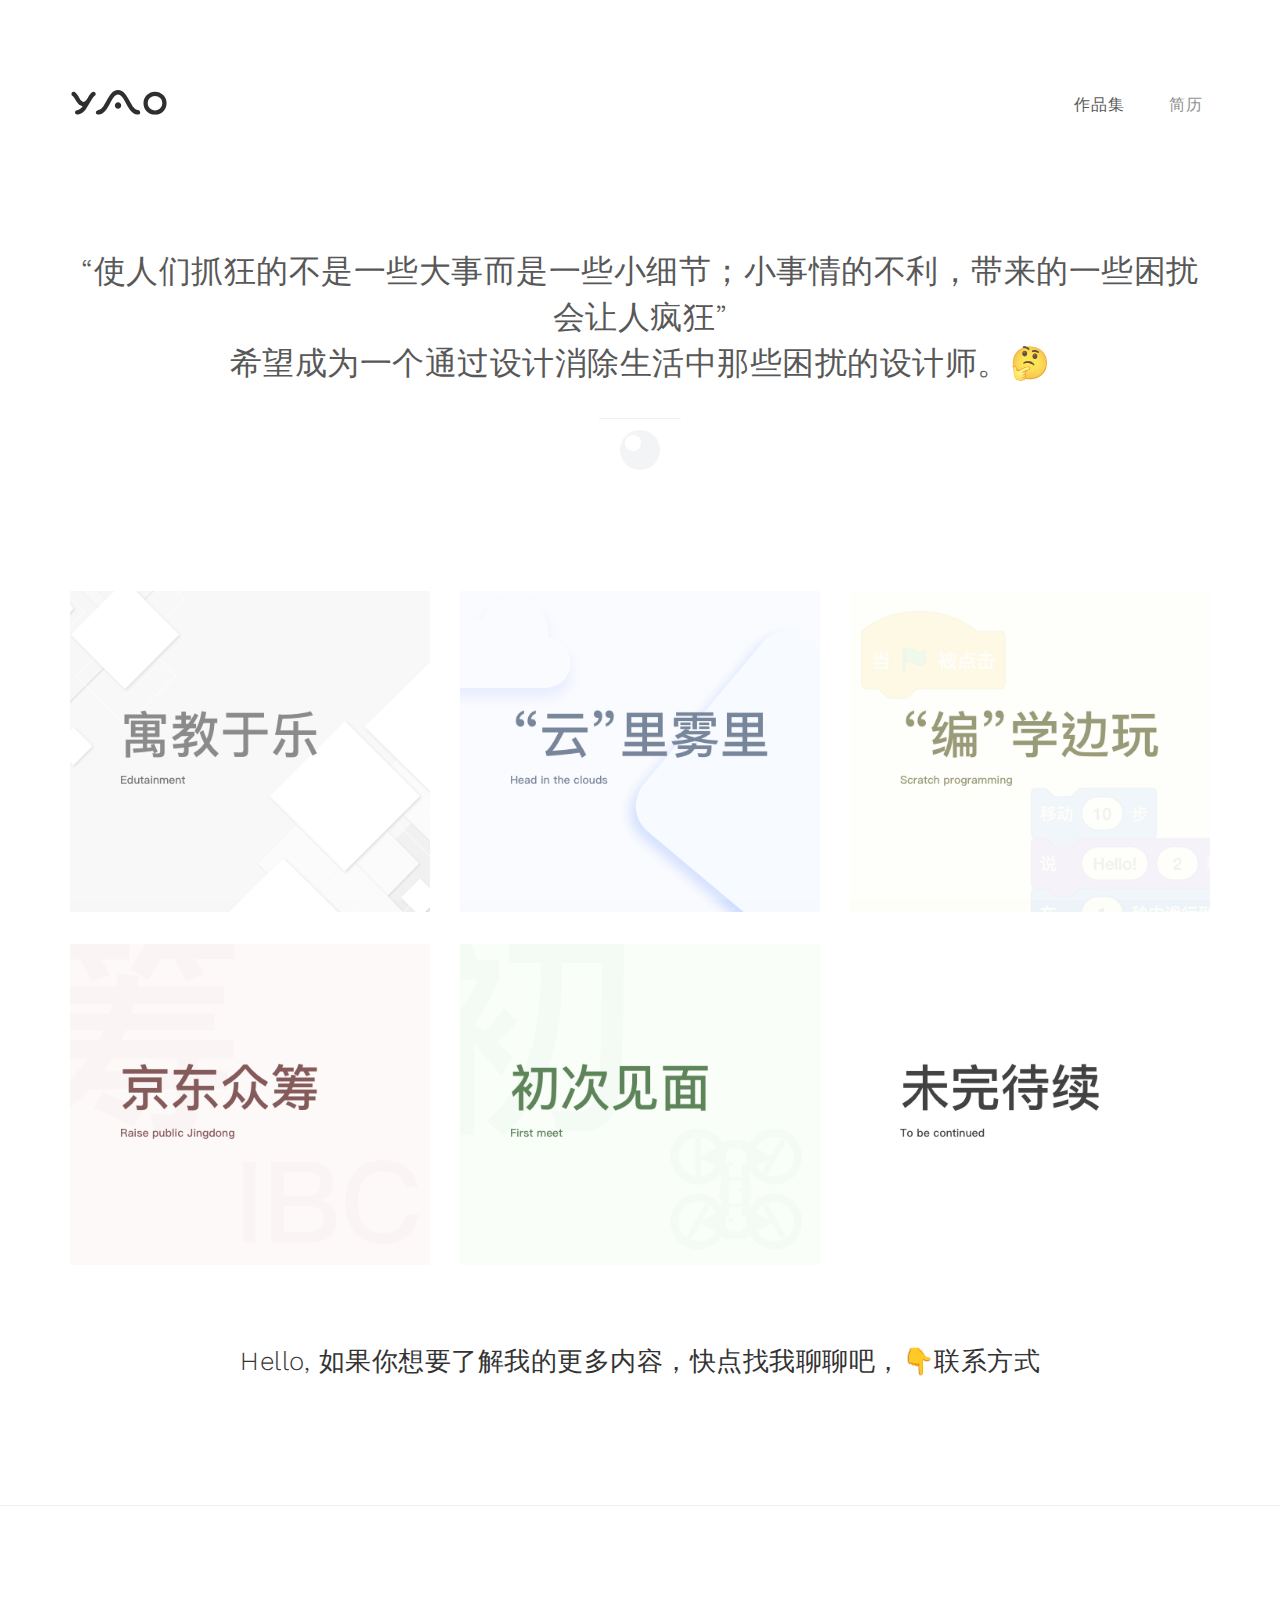
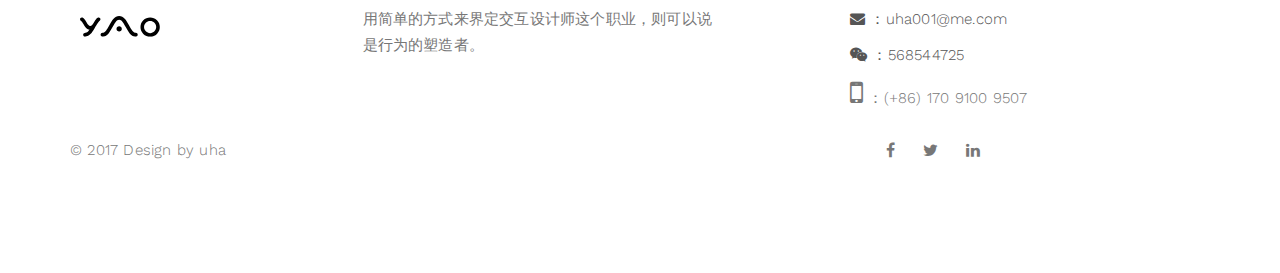
<file: index.html>
<!DOCTYPE html>
<html lang="en">
<head>

<meta charset="UTF-8">
<meta http-equiv="X-UA-Compatible" content="IE=Edge">
<meta name="description" content="">
<meta name="keywords" content="">
<meta name="author" content="">
<meta name="viewport" content="width=device-width, initial-scale=1, maximum-scale=1">

<title>胡盛垚的个人网站</title>

<link rel="stylesheet" href="css/bootstrap.min.css">
<link rel="stylesheet" href="css/font-awesome.min.css">


<!-- Main css -->
<link rel="stylesheet" href="css/style.css">
<link href="https://fonts.useso.com/css?family=Work+Sans:300,400,700" rel="stylesheet">

</head>
<body>



<!-- PRE LOADER -->

<div class="preloader">
     <div class="sk-spinner sk-spinner-wordpress">
          <span class="sk-inner-circle"></span>
     </div>
</div>

<!-- Navigation section  -->

<div class="navbar navbar-default navbar-static-top" role="navigation">
     <div class="container">

          <div class="navbar-header">
               <button class="navbar-toggle" data-toggle="collapse" data-target=".navbar-collapse">
                    <span class="icon icon-bar"></span>
                    <span class="icon icon-bar"></span>
                    <span class="icon icon-bar"></span>
               </button>
               <a href="index.html" class="navbar-brand">

               		<svg width="100%" height="100%" viewBox="0 0 230 39" version="1.1" xmlns="http://www.w3.org/2000/svg" xmlns:xlink="http://www.w3.org/1999/xlink" xml:space="preserve" style="fill-rule:evenodd;clip-rule:evenodd;stroke-linejoin:round;stroke-miterlimit:1.41421;width: 150px;">
    					<g transform="matrix(1,0,0,1,-0.0001,-0.0002)">
       					 <clipPath id="_clip1">
           					 <rect x="0" y="0" width="150" height="38.587"/>
        				</clipPath>
        				<g clip-path="url(#_clip1)">
           					 <path d="M119.29,20.587C119.29,23.728 120.415,26.388 122.665,28.567C124.845,30.817 127.505,31.942 130.645,31.942C133.763,31.942 136.423,30.817 138.626,28.567C140.806,26.388 141.895,23.728 141.895,20.587C141.895,17.446 140.806,14.786 138.626,12.607C136.423,10.404 133.763,9.302 130.645,9.302C127.505,9.302 124.845,10.404 122.665,12.607C120.415,14.786 119.29,17.446 119.29,20.587M112.645,20.587C112.645,15.642 114.392,11.411 117.884,7.896C121.423,4.357 125.677,2.587 130.645,2.587C135.591,2.587 139.821,4.357 143.337,7.896C146.876,11.411 148.645,15.642 148.645,20.587C148.645,25.532 146.876,29.786 143.337,33.349C139.821,36.841 135.591,38.587 130.645,38.587C125.677,38.587 121.423,36.841 117.884,33.349C114.392,29.786 112.645,25.532 112.645,20.587" style="fill-rule:nonzero;"/>
           					 <g transform="matrix(1,0,0,1,0.0001,0.0002)">
               					 <path d="M3.389,2.901C4.797,2.907 6.188,3.573 7.98,5.505C9.058,6.654 10.429,8.669 12.094,11.552C13.5,13.966 14.578,15.618 15.328,16.509C16.57,17.986 17.836,18.724 19.125,18.724C20.391,18.724 21.644,17.986 22.887,16.509C23.215,16.111 23.613,15.56 24.082,14.857C24.269,14.552 24.456,14.259 24.644,13.978C25.089,13.275 25.581,12.466 26.121,11.552C27.785,8.669 29.156,6.654 30.234,5.505C31.578,4.057 33.282,2.83 34.731,2.901C34.739,2.901 34.747,2.901 34.755,2.901C36.61,2.901 38.114,4.405 38.114,6.26C38.114,7.371 37.575,8.356 36.743,8.967C36.118,9.495 35.845,9.567 35.329,10.144C34.378,11.208 33.328,12.489 31.922,14.927C30.914,16.662 30.023,18.091 29.25,19.216C28.687,20.13 28.09,21.138 27.457,22.24C24.434,27.513 21.937,31.193 19.969,33.279C16.733,36.768 9.887,40.154 6.963,37.517C6.276,36.902 5.844,36.008 5.844,35.013C5.844,33.305 7.118,31.895 8.768,31.682C10.458,31.238 13.578,30.526 15.82,27.864C16.359,27.232 16.98,26.388 17.683,25.333C14.894,24.959 12.398,23.458 10.195,20.833C9.187,19.638 7.887,17.669 6.293,14.927C4.887,12.489 3.937,10.728 3.059,10.075C2.635,9.76 2.254,9.508 1.938,9.304C0.793,8.769 0,7.607 0,6.26C0,4.405 1.504,2.901 3.359,2.901C3.369,2.901 3.379,2.901 3.389,2.901Z"/>
           						 </g>
          						  <g transform="matrix(1,0,0,1,0.0001,0.0002)">
               						 <path d="M41.934,31.396L41.934,31.37C44.23,31.37 46.504,29.939 48.754,27.077C50.113,25.345 52.07,22.131 54.625,17.436C57.648,11.838 60.121,7.921 62.043,5.686C65.324,1.895 68.945,-0.001 72.906,-0.001C76.891,-0.001 80.523,1.895 83.805,5.686C85.726,7.921 88.199,11.838 91.223,17.436C93.777,22.131 95.734,25.345 97.094,27.077C99.344,29.939 101.617,31.37 103.914,31.37L103.914,31.374L103.926,31.374C105.911,31.374 107.521,32.983 107.521,34.969C107.521,36.955 105.911,38.564 103.926,38.564L103.914,38.564L103.914,38.564C99.883,38.564 96.227,36.668 92.945,32.877C90.977,30.642 88.48,26.7 85.457,21.051C82.949,16.357 81.015,13.168 79.656,11.486C77.453,8.623 75.203,7.192 72.906,7.192C70.633,7.192 68.394,8.623 66.191,11.486C64.832,13.168 62.898,16.357 60.391,21.051C57.367,26.7 54.871,30.642 52.902,32.877C49.598,36.668 45.941,38.564 41.934,38.564L41.934,38.564L41.934,38.564C39.955,38.564 38.35,36.959 38.35,34.98C38.35,33.001 39.955,31.396 41.934,31.396L41.934,31.396ZM76.457,27.569C75.449,28.577 74.265,29.081 72.906,29.081C71.57,29.081 70.398,28.577 69.391,27.569C68.453,26.632 67.984,25.46 67.984,24.053C67.984,22.694 68.453,21.546 69.391,20.608C70.398,19.624 71.57,19.131 72.906,19.131C74.265,19.131 75.449,19.624 76.457,20.608C77.394,21.546 77.863,22.694 77.863,24.053C77.863,25.46 77.394,26.632 76.457,27.569Z"/>
          						  </g>
       						 </g>
    					</g>
					</svg>
				</a>
          </div>
          <div class="collapse navbar-collapse">
               <ul class="nav navbar-nav navbar-right">
                    <li class="active"><a href="index.html">作品集</a></li>
                    <li><a href="jl.html">简历</a></li>
                    <!-- Home Section<li><a href="blog.html">记录</a></li> -->
               </ul>
          </div>

  </div>
</div>

<!-- Home Section -->

<section id="home">
     <div class="container">
          <div class="row">

               <div class="col-md-12 col-sm-12">
                    <h2>“使人们抓狂的不是一些大事而是一些小细节；小事情的不利，带来的一些困扰会让人疯狂”<br>希望成为一个通过设计消除生活中那些困扰的设计师。🤔</h2>
                    <hr>
               </div>

          </div>
     </div>
</section>

<!-- Portfolio Section
<div class="copyrights">Collect from <a href="http://www.cssmoban.com/" >网页模板</a></div> -->
<section id="portfolio">
     <div class="container">
          <div class="row">

               <div class="col-md-4 col-sm-6">
                    <a href="projectone.html">
                         <div class="portfolio-thumb">
                              <img src="images/fm1.png" class="img-responsive" alt="Portfolio">
                                   <div class="portfolio-overlay">
                                        <div class="portfolio-item">
                                             <h3>学习平台</h3>
                                             <small>Web</small>
                                        </div>
                                   </div>
                         </div>
                    </a>
               </div>

               <div class="col-md-4 col-sm-6">
                    <a href="projecttwo.html">
                         <div class="portfolio-thumb">
                              <img src="images/fm2.png" class="img-responsive" alt="Portfolio">
                                   <div class="portfolio-overlay">
                                        <div class="portfolio-item">
                                             <h3>物联网</h3>
                                             <small>IOS android</small>
                                        </div>
                                   </div>
                         </div>
                    </a>
               </div>

               <div class="col-md-4 col-sm-6">
                    <a href="projectthree.html">
                         <div class="portfolio-thumb">
                              <img src="images/fm3.png" class="img-responsive" alt="Portfolio">
                                   <div class="portfolio-overlay">
                                        <div class="portfolio-item">
                                             <h3>图形化编程</h3>
                                             <small>Windows Mac</small>
                                        </div>
                                   </div>
                         </div>
                    </a>
               </div>

               <div class="col-md-4 col-sm-6">
                    <a href="projectfour.html">
                         <div class="portfolio-thumb">
                              <img src="images/fm4.png" class="img-responsive" alt="Portfolio">
                                   <div class="portfolio-overlay">
                                        <div class="portfolio-item">
                                             <h3>比特小镇</h3>
                                             <small>智能硬件 APP</small>
                                        </div>
                                   </div>
                         </div>
                    </a>
               </div>

               <div class="col-md-4 col-sm-6">
                    <a href="projectfive.html">
                         <div class="portfolio-thumb">
                              <img src="images/fm5.png" class="img-responsive" alt="Portfolio">
                                   <div class="portfolio-overlay">
                                        <div class="portfolio-item">
                                             <h3>硬件遥控</h3>
                                             <small>IOS android</small>
                                        </div>
                                   </div>
                         </div>
                    </a>
               </div>

               <div class="col-md-4 col-sm-6">
                    <a href="">
                         <div class="portfolio-thumb">
                              <img src="images/fm6.png" class="img-responsive" alt="Portfolio">
                                   <div class="portfolio-overlay">
                                        <div class="portfolio-item">
                                             <h3>快给他offer😀</h3>
                                             <small></small>
                                        </div>
                                   </div>
                         </div>
                    </a>
               </div>

               <div class="col-md-12 col-sm-12 text-center">
                    <h3>Hello, 如果你想要了解我的更多内容，快点找我聊聊吧，👇联系方式</h3>
               </div>

          </div>
     </div>
</section>

<!-- Footer Section -->

<footer>
     <div class="container">
          <div class="row">

               <div class="col-md-3 col-sm-3">
                    <svg width="100%" height="100%" viewBox="0 0 149 39" version="1.1" xmlns="http://www.w3.org/2000/svg" xmlns:xlink="http://www.w3.org/1999/xlink" xml:space="preserve" style="fill-rule:evenodd;clip-rule:evenodd;stroke-linejoin:round;stroke-miterlimit:1.41421;width: 100px;padding: 10px;">
    <g transform="matrix(1,0,0,1,-0.0001,-0.0002)">
        <clipPath id="_clip1">
            <rect x="0" y="0" width="148.646" height="38.587"/>
        </clipPath>
        <g clip-path="url(#_clip1)">
            <path d="M119.29,20.587C119.29,23.728 120.415,26.388 122.665,28.567C124.845,30.817 127.505,31.942 130.645,31.942C133.763,31.942 136.423,30.817 138.626,28.567C140.806,26.388 141.895,23.728 141.895,20.587C141.895,17.446 140.806,14.786 138.626,12.607C136.423,10.404 133.763,9.302 130.645,9.302C127.505,9.302 124.845,10.404 122.665,12.607C120.415,14.786 119.29,17.446 119.29,20.587M112.645,20.587C112.645,15.642 114.392,11.411 117.884,7.896C121.423,4.357 125.677,2.587 130.645,2.587C135.591,2.587 139.821,4.357 143.337,7.896C146.876,11.411 148.645,15.642 148.645,20.587C148.645,25.532 146.876,29.786 143.337,33.349C139.821,36.841 135.591,38.587 130.645,38.587C125.677,38.587 121.423,36.841 117.884,33.349C114.392,29.786 112.645,25.532 112.645,20.587" style="fill-rule:nonzero;"/>
            <g transform="matrix(1,0,0,1,0.0001,0.0002)">
                <path d="M3.389,2.901C4.797,2.907 6.188,3.573 7.98,5.505C9.058,6.654 10.429,8.669 12.094,11.552C13.5,13.966 14.578,15.618 15.328,16.509C16.57,17.986 17.836,18.724 19.125,18.724C20.391,18.724 21.644,17.986 22.887,16.509C23.215,16.111 23.613,15.56 24.082,14.857C24.269,14.552 24.456,14.259 24.644,13.978C25.089,13.275 25.581,12.466 26.121,11.552C27.785,8.669 29.156,6.654 30.234,5.505C31.578,4.057 33.282,2.83 34.731,2.901C34.739,2.901 34.747,2.901 34.755,2.901C36.61,2.901 38.114,4.405 38.114,6.26C38.114,7.371 37.575,8.356 36.743,8.967C36.118,9.495 35.845,9.567 35.329,10.144C34.378,11.208 33.328,12.489 31.922,14.927C30.914,16.662 30.023,18.091 29.25,19.216C28.687,20.13 28.09,21.138 27.457,22.24C24.434,27.513 21.937,31.193 19.969,33.279C16.733,36.768 9.887,40.154 6.963,37.517C6.276,36.902 5.844,36.008 5.844,35.013C5.844,33.305 7.118,31.895 8.768,31.682C10.458,31.238 13.578,30.526 15.82,27.864C16.359,27.232 16.98,26.388 17.683,25.333C14.894,24.959 12.398,23.458 10.195,20.833C9.187,19.638 7.887,17.669 6.293,14.927C4.887,12.489 3.937,10.728 3.059,10.075C2.635,9.76 2.254,9.508 1.938,9.304C0.793,8.769 0,7.607 0,6.26C0,4.405 1.504,2.901 3.359,2.901C3.369,2.901 3.379,2.901 3.389,2.901Z"/>
            </g>
            <g transform="matrix(1,0,0,1,0.0001,0.0002)">
                <path d="M41.934,31.396L41.934,31.37C44.23,31.37 46.504,29.939 48.754,27.077C50.113,25.345 52.07,22.131 54.625,17.436C57.648,11.838 60.121,7.921 62.043,5.686C65.324,1.895 68.945,-0.001 72.906,-0.001C76.891,-0.001 80.523,1.895 83.805,5.686C85.726,7.921 88.199,11.838 91.223,17.436C93.777,22.131 95.734,25.345 97.094,27.077C99.344,29.939 101.617,31.37 103.914,31.37L103.914,31.374L103.926,31.374C105.911,31.374 107.521,32.983 107.521,34.969C107.521,36.955 105.911,38.564 103.926,38.564L103.914,38.564L103.914,38.564C99.883,38.564 96.227,36.668 92.945,32.877C90.977,30.642 88.48,26.7 85.457,21.051C82.949,16.357 81.015,13.168 79.656,11.486C77.453,8.623 75.203,7.192 72.906,7.192C70.633,7.192 68.394,8.623 66.191,11.486C64.832,13.168 62.898,16.357 60.391,21.051C57.367,26.7 54.871,30.642 52.902,32.877C49.598,36.668 45.941,38.564 41.934,38.564L41.934,38.564L41.934,38.564C39.955,38.564 38.35,36.959 38.35,34.98C38.35,33.001 39.955,31.396 41.934,31.396L41.934,31.396ZM76.457,27.569C75.449,28.577 74.265,29.081 72.906,29.081C71.57,29.081 70.398,28.577 69.391,27.569C68.453,26.632 67.984,25.46 67.984,24.053C67.984,22.694 68.453,21.546 69.391,20.608C70.398,19.624 71.57,19.131 72.906,19.131C74.265,19.131 75.449,19.624 76.457,20.608C77.394,21.546 77.863,22.694 77.863,24.053C77.863,25.46 77.394,26.632 76.457,27.569Z"/>
            </g>
        </g>
    </g>
</svg>
               </div>

               <div class="col-md-4 col-sm-4">
                    <p style="text-indent:0em;">用简单的方式来界定交互设计师这个职业，则可以说是行为的塑造者。</p>
               </div>

               <div class="col-md-offset-1 col-md-4 col-sm-offset-1 col-sm-3">
                    <p style="text-indent:0em;"><a href="uha001@me.com"><i class="fa fa-envelope" aria-hidden="true"></i>   ：uha001@me.com</a></p>
                    <p style="text-indent:0em;"><a href=""><i class="fa fa-weixin" aria-hidden="true"></i>   ：568544725</a></p>
                    <p style="text-indent:0em;"><i class="fa fa-mobile  fa-2x" aria-hidden="true"></i>   ：(+86) 170 9100 9507</p>
               </div>

               <div class="col-md-6 col-sm-6">
                    <div class="footer-copyright">
                         <p style="text-indent:0em;">© 2017 Design by uha</p> 
                    </div>
               </div>

               <div class="col-md-6 col-sm-6">
                    <ul class="social-icon">
                         <li><a href="#" class="fa fa-facebook"></a></li>
                         <li><a href="#" class="fa fa-twitter"></a></li>
                         <li><a href="#" class="fa fa-linkedin"></a></li>
                    </ul>
               </div>
               
          </div>
     </div>
</footer>


<!-- SCRIPTS -->

<script src="js/jquery.js"></script>
<script src="js/bootstrap.min.js"></script>
<script src="js/custom.js"></script>

</body>
</html>
</file>
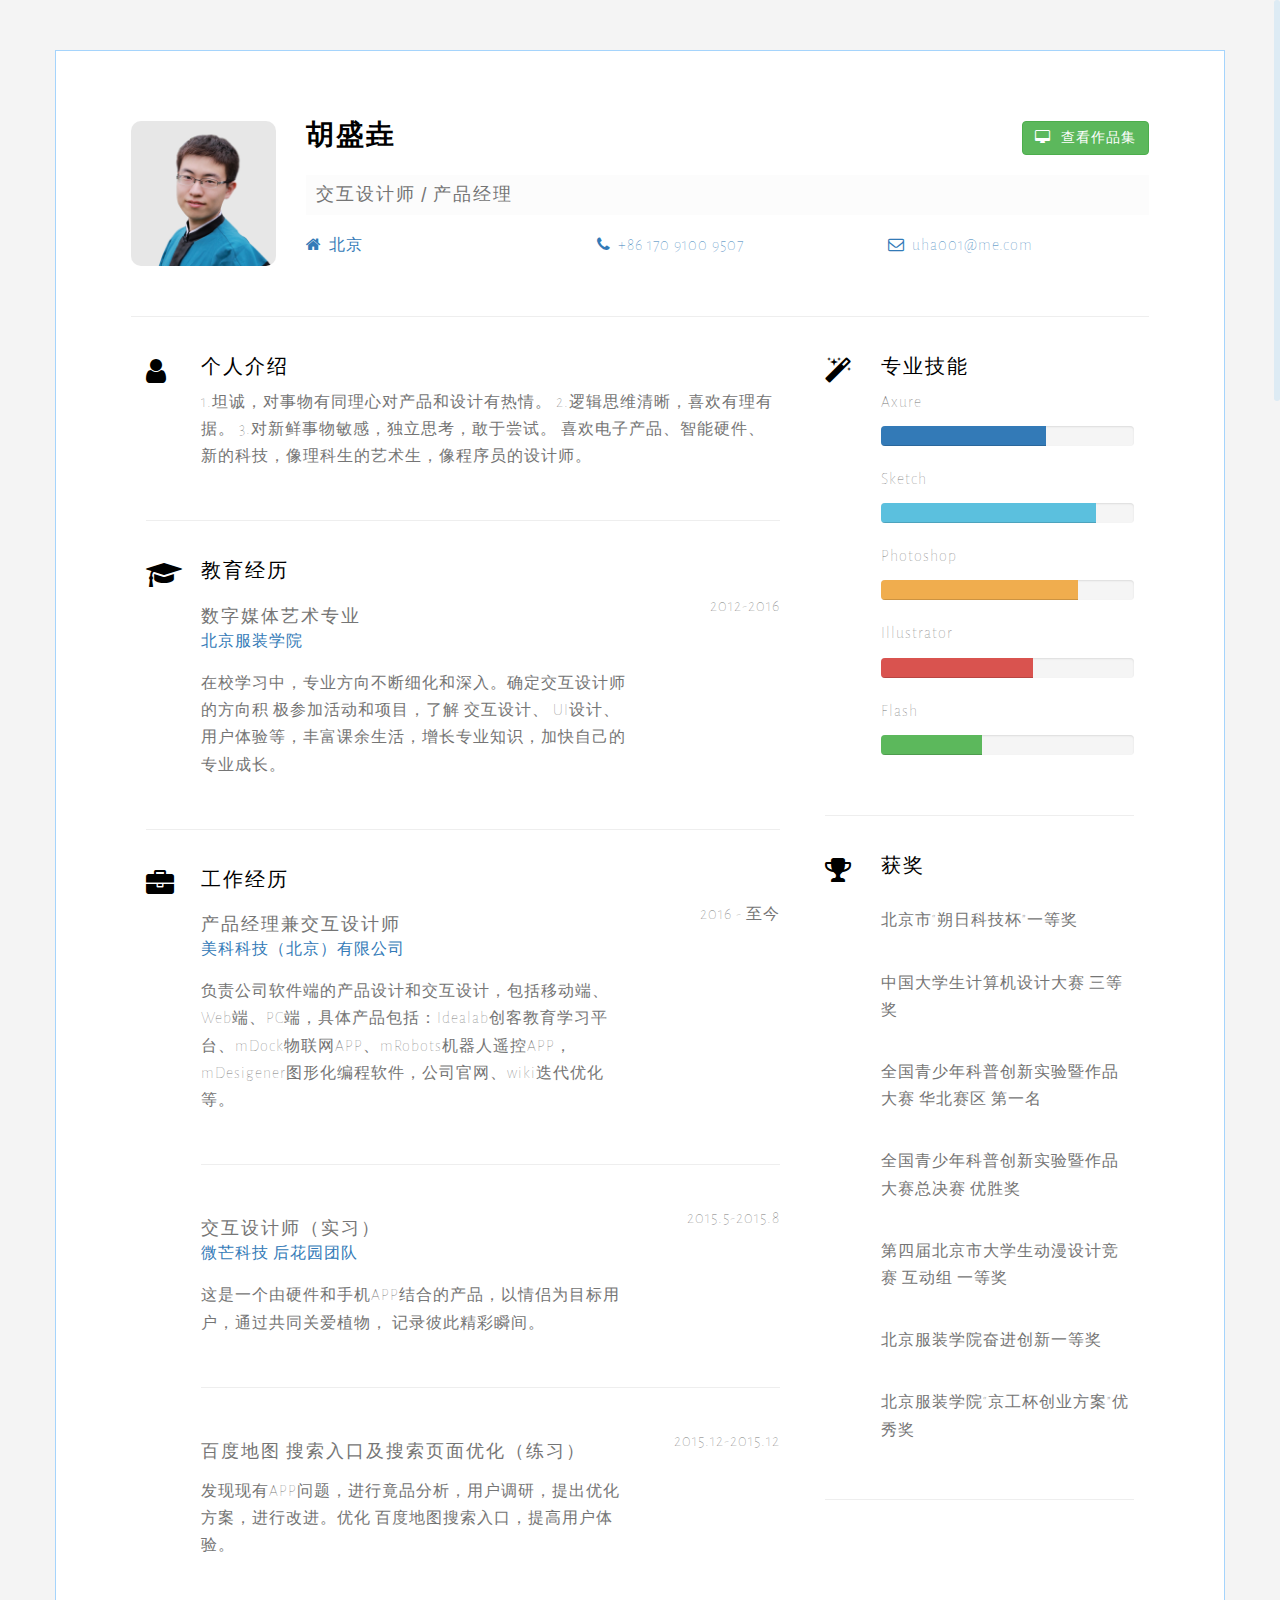
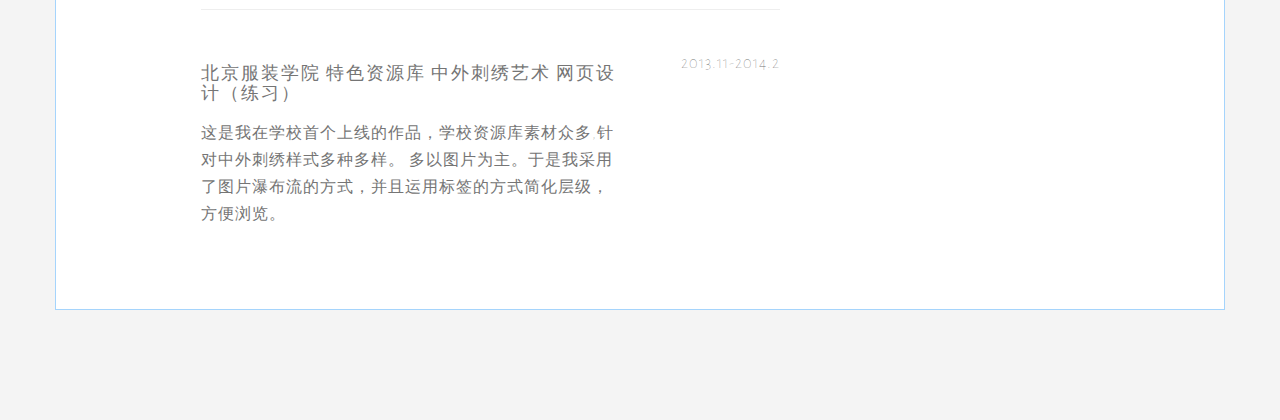
<file: jl.html>
<!DOCTYPE html>
<html lang="">


<head>
    <meta charset="UTF-8">
    <meta name="viewport" content="width=device-width, initial-scale=1.0">

    <!-- ===========================
    THEME INFO
    =========================== -->
    <meta name="description" content="CVstrap is another Free minimal CV HTML theme by EvenFly built with Bootstrap 3.3.0. and released under CC-3.0 license.">
    <meta name="keywords" content="curriculum vitae, cv, one page, onepage, bootstrap, responsive, resume, timeline, free cv">
    <meta name="author" content="Mamun Srizon">

    <!-- ===========================
    SITE TITLE
    =========================== -->
    <title>胡盛垚的简历</title>

    <!-- ===========================
    FAVICONS
    =========================== -->
    <link rel="icon" href="img/favicon.png">
    <link rel="apple-touch-icon" sizes="144x144" href="img/apple-touch-icon-ipad-retina.png" />
    <link rel="apple-touch-icon" sizes="114x114" href="img/apple-touch-icon-iphone-retina.png" />
    <link rel="apple-touch-icon" sizes="72x72" href="img/apple-touch-icon-ipad.png" />
    <link rel="apple-touch-icon" sizes="57x57" href="img/apple-touch-icon-iphone.png" />

    <!-- ===========================
    STYLESHEETS
    =========================== -->
    <link rel="stylesheet" href="http://maxcdn.bootstrapcdn.com/bootstrap/3.3.0/css/bootstrap.min.css">
    <link rel="stylesheet" href="css/style1.css">
    <link rel="stylesheet" href="css/responsive.css">

    <!-- ===========================
    FONTS & ICONS
    =========================== -->
    <link href='http://fonts.googleapis.com/css?family=Kristi|Alegreya+Sans:300' rel='stylesheet' type='text/css'>
    <link href="http://maxcdn.bootstrapcdn.com/font-awesome/4.2.0/css/font-awesome.min.css" rel="stylesheet">


    <!--[if IE]>
        <script src="https://cdn.jsdelivr.net/html5shiv/3.7.2/html5shiv.min.js"></script>
        <script src="https://cdn.jsdelivr.net/respond/1.4.2/respond.min.js"></script>
    <![endif]-->
</head>

<body>
    <div class="container">
        <!-- ===========================
        HEADER
        ============================ -->
        <div id="header" class="row">
            <div class="col-sm-2">
                <img class="propic" src="images/bappy.jpg" alt="">
            </div>
            <!-- photo end-->

            <div class="col-sm-10">
                <div class="cv-title">
                    <div class="row">
                        <div class="col-sm-7">
                            <h1>胡盛垚</h1>
                        </div>
                        <div class="col-sm-5 text-right dl-share">
                            <script type="text/javascript" src="//static.addtoany.com/menu/page.js"></script>
                            <!-- AddToAny END -->

                            <a class="btn btn-success" href="index.html"><span class="fa fa-desktop"></span>查看作品集</a>
                        </div>
                    </div>
                    <h2>交互设计师 / 产品经理</h2>
                </div><!-- Title end-->

                <!-- ===========================
                SOCIAL & CONTACT
                ============================ -->
                <div class="row">
                    <div class="col-sm-4">
                        <ul class="list-unstyled">
                            <li><a href=""><span class="social fa fa-home"></span>北京</a>
                            </li>
                            
                            
                        </ul>
                    </div><!-- social 1st col end-->

                    <div class="col-sm-4">
                        <ul class="list-unstyled">
                            <li><a href=""><span class="social fa fa-phone"></span>+86 170 9100 9507</a>
                            </li>
                           
                        </ul>
                    </div><!-- social 2nd col end-->

                    <div class="col-sm-4">
                        <ul class="list-unstyled">
                            
                            <li><a href="uha001@me.com"><span class="social fa fa-envelope-o"></span>uha001@me.com</a>
                            </li>
                           
                        </ul>
                    </div><!-- social 3rd col end-->
                </div><!-- header social end-->
            </div><!-- header right end-->
        </div><!-- header end-->

        <hr class="firsthr">

        <!-- ===========================
        BODY LEFT PART
        ============================ -->
        <div class="col-md-8 mainleft">
            <div id="statement" class="row mobmid">
                <div class="col-sm-1">
                    <span class="secicon fa fa-user"></span>
                </div><!--icon end-->

                <div class="col-sm-11">
                    <h3>个人介绍</h3>
                    <p>1.坦诚，对事物有同理心对产品和设计有热情。 2.逻辑思维清晰，喜欢有理有据。 3.对新鲜事物敏感，独立思考，敢于尝试。 喜欢电子产品、智能硬件、新的科技，像理科生的艺术生，像程序员的设计师。</p>

                </div><!--info end-->
            </div><!--personal statement end-->

            <hr>

            <div id="education" class="row mobmid">
                <div class="col-sm-1">
                    <span class="secicon fa fa-graduation-cap"></span>
                </div><!--icon end-->

                <div class="col-sm-11">
                    <h3>教育经历</h3>

                    <div class="row">
                        <div class="col-md-9">
                            <h4>数字媒体艺术专业</h4>
                            <p class="sub"><a href="">北京服装学院</a>
                            </p>
                            <p>在校学习中，专业方向不断细化和深入。确定交互设计师的方向积 极参加活动和项目，了解 交互设计、 UI设计、用户体验等，丰富课余生活，增长专业知识，加快自己的专业成长。</p>
                        </div>

                        <div class="year col-md-3">
                            <p>2012-2016</p>
                        </div>
                    </div><!--Education & Certification 1 end-->
                    
                    
                    
                </div>
            </div><!--Education & Certifications end-->
            
            <hr>

            <!-- ===========================
            JOB EXPERIENCES
            ============================ -->
            <div id="job" class="row mobmid">
                <div class="col-sm-1">
                    <span class="secicon fa fa-briefcase"></span>
                </div><!--icon end-->

                <div class="col-sm-11">
                    <h3>工作经历</h3>

                    <div class="row">
                        <div class="col-md-9">
                            <h4>产品经理兼交互设计师</h4>
                            <p class="sub"><a href="">美科科技（北京）有限公司</a>
                            </p>
                            <p>负责公司软件端的产品设计和交互设计，包括移动端、Web端、PC端，具体产品包括：Idealab创客教育学习平台、mDock物联网APP、mRobots机器人遥控APP，mDesigener图形化编程软件，公司官网、wiki迭代优化等。</p>
                        </div>

                        <div class="year col-md-3">
                            <p>2016 - 至今</p>
                        </div>
                    </div><!--Job 1 end-->
                    
                    <hr>
                    
                    <div class="row">
                        <div class="col-md-9">
                            <h4>交互设计师（实习）</h4>
                            <p class="sub"><a href="">微芒科技 后花园团队</a>
                            </p>
                            <p>这是一个由硬件和手机APP结合的产品，以情侣为目标用户，通过共同关爱植物， 记录彼此精彩瞬间。</p>
                        </div>

                        <div class="year col-md-3">
                            <p>2015.5-2015.8</p>
                        </div>
                    </div><!--Job 2 end-->
                    
                    <hr>
                    
                       <div class="row">
                        <div class="col-md-9">
                            <h4>百度地图 搜索入口及搜索页面优化（练习）</h4>
                            <p class="sub"><a href=""> </a>
                            </p>
                            <p>发现现有APP问题，进行竟品分析，用户调研，提出优化方案，进行改进。优化 百度地图搜索入口，提高用户体验。</p>
                        </div>

                        <div class="year col-md-3">
                            <p>2015.12-2015.12</p>
                        </div>
                    </div><!--Job 3 end-->

                    <hr>
                    
                       <div class="row">
                        <div class="col-md-9">
                            <h4>北京服装学院 特色资源库 中外刺绣艺术 网页设计（练习）</h4>
                            <p class="sub"><a href=""> </a>
                            </p>
                            <p>这是我在学校首个上线的作品，学校资源库素材众多,针对中外刺绣样式多种多样。 多以图片为主。于是我采用了图片瀑布流的方式，并且运用标签的方式简化层级， 方便浏览。</p>
                        </div>

                        <div class="year col-md-3">
                            <p>2013.11-2014.2</p>
                        </div>
                    </div>
                </div><!--Job experiences end-->
            </div><!--Job experiences end-->
        </div><!--left end-->
        
        <!-- ===========================
        SIDEBAR
        =========================== -->
        <div class="col-md-4 mainright">
            <div class="row">
                <div class="col-sm-1 col-md-2 mobmid">
                    <span class="secicon fa fa-magic"></span>
                </div><!--icon end-->

                <div class="col-sm-11 col-md-10">
                    <h3 class="mobmid">专业技能</h3>

                    <p>Axure</p>
                    <div class="progress">
                        <div class="progress-bar " role="progressbar" aria-valuenow="65" aria-valuemin="0" aria-valuemax="100" style="width: 65%">
                            <span class="sr-only">65% Complete (success)</span>
                        </div>
                    </div><!--skill end-->


                    <p>Sketch</p>
                    <div class="progress">
                        <div class="progress-bar progress-bar-info" role="progressbar" aria-valuenow="85" aria-valuemin="0" aria-valuemax="100" style="width: 85%">
                            <span class="sr-only">85% Complete</span>
                        </div>
                    </div><!--skill end-->

                    <p>Photoshop</p>
                    <div class="progress">
                        <div class="progress-bar progress-bar-warning" role="progressbar" aria-valuenow="60" aria-valuemin="0" aria-valuemax="100" style="width: 78%">
                            <span class="sr-only">60% Complete (warning)</span>
                        </div>
                    </div><!--skill end-->

                    <p>Illustrator</p>
                    <div class="progress">
                        <div class="progress-bar progress-bar-danger" role="progressbar" aria-valuenow="30" aria-valuemin="0" aria-valuemax="100" style="width: 60%">
                            <span class="sr-only">30% Complete (danger)</span>
                        </div>
                    </div><!--skill end-->
                    <p>Flash</p>
                    <div class="progress">
                        <div class="progress-bar progress-bar-success" role="progressbar" aria-valuenow="40" aria-valuemin="0" aria-valuemax="100" style="width: 40%">
                            <span class="sr-only">40% Complete (danger)</span>
                        </div>
                    </div><!--skill end-->
                </div><!--info end-->
            </div><!--tech skills end-->
            
            <hr>

            <div class="row mobmid">
                <div class="col-sm-1 col-md-2">
                    <span class="secicon fa fa-trophy"></span>
                </div><!--icon end-->

                <div class="col-sm-11 col-md-10 ">
                    <h3>获奖</h3>

                    <div class="award">
                        <p>北京市“朔日科技杯”一等奖</p>
                        <p class="sub"><a href=""> </a></p>
                        
                    </div>
                    <div class="award">
                        <p>中国大学生计算机设计大赛 三等奖</p>
                        <p class="sub"><a href=""> </a></p>
                        
                    </div>
                    <div class="award">
                        <p>全国青少年科普创新实验暨作品大赛 华北赛区 第一名</p>
                        <p class="sub"><a href=""> </a></p>
                        
                    </div>
                    <div class="award">
                        <p>全国青少年科普创新实验暨作品大赛总决赛 优胜奖</p>
                        <p class="sub"><a href=""> </a></p>
                        
                    </div>
                    <div class="award">
                        <p>第四届北京市大学生动漫设计竞赛 互动组 一等奖</p>
                        <p class="sub"><a href=""> </a></p>
                        
                    </div>
                    <div class="award">
                        <p>北京服装学院奋进创新一等奖</p>
                        <p class="sub"><a href=""> </a></p>
                        
                    </div>
                    <div class="award">
                        <p>北京服装学院“京工杯创业方案”优秀奖</p>
                        <p class="sub"><a href=""> </a></p>
                        
                    </div>
                    <!--1st award end-->

                    
                </div><!--awards end-->

            </div>
            
            <hr>

            
            </div><!--tech skills end-->
        </div><!--right end-->
    </div><!--container end-->

    <!-- ===========================
    FOOTER
    =========================== -->
    <footer class="text-center">
    </footer>

    <!--necessary scripts and plugins-->
    <script src="https://ajax.googleapis.com/ajax/libs/jquery/1.11.1/jquery.min.js"></script>
    <script src="http://maxcdn.bootstrapcdn.com/bootstrap/3.3.1/js/bootstrap.min.js"></script>
    <script src="js/jquery.nicescroll.min.js"></script>
    <script src="js/evenfly.js"></script>
</body>

</html>
</file>
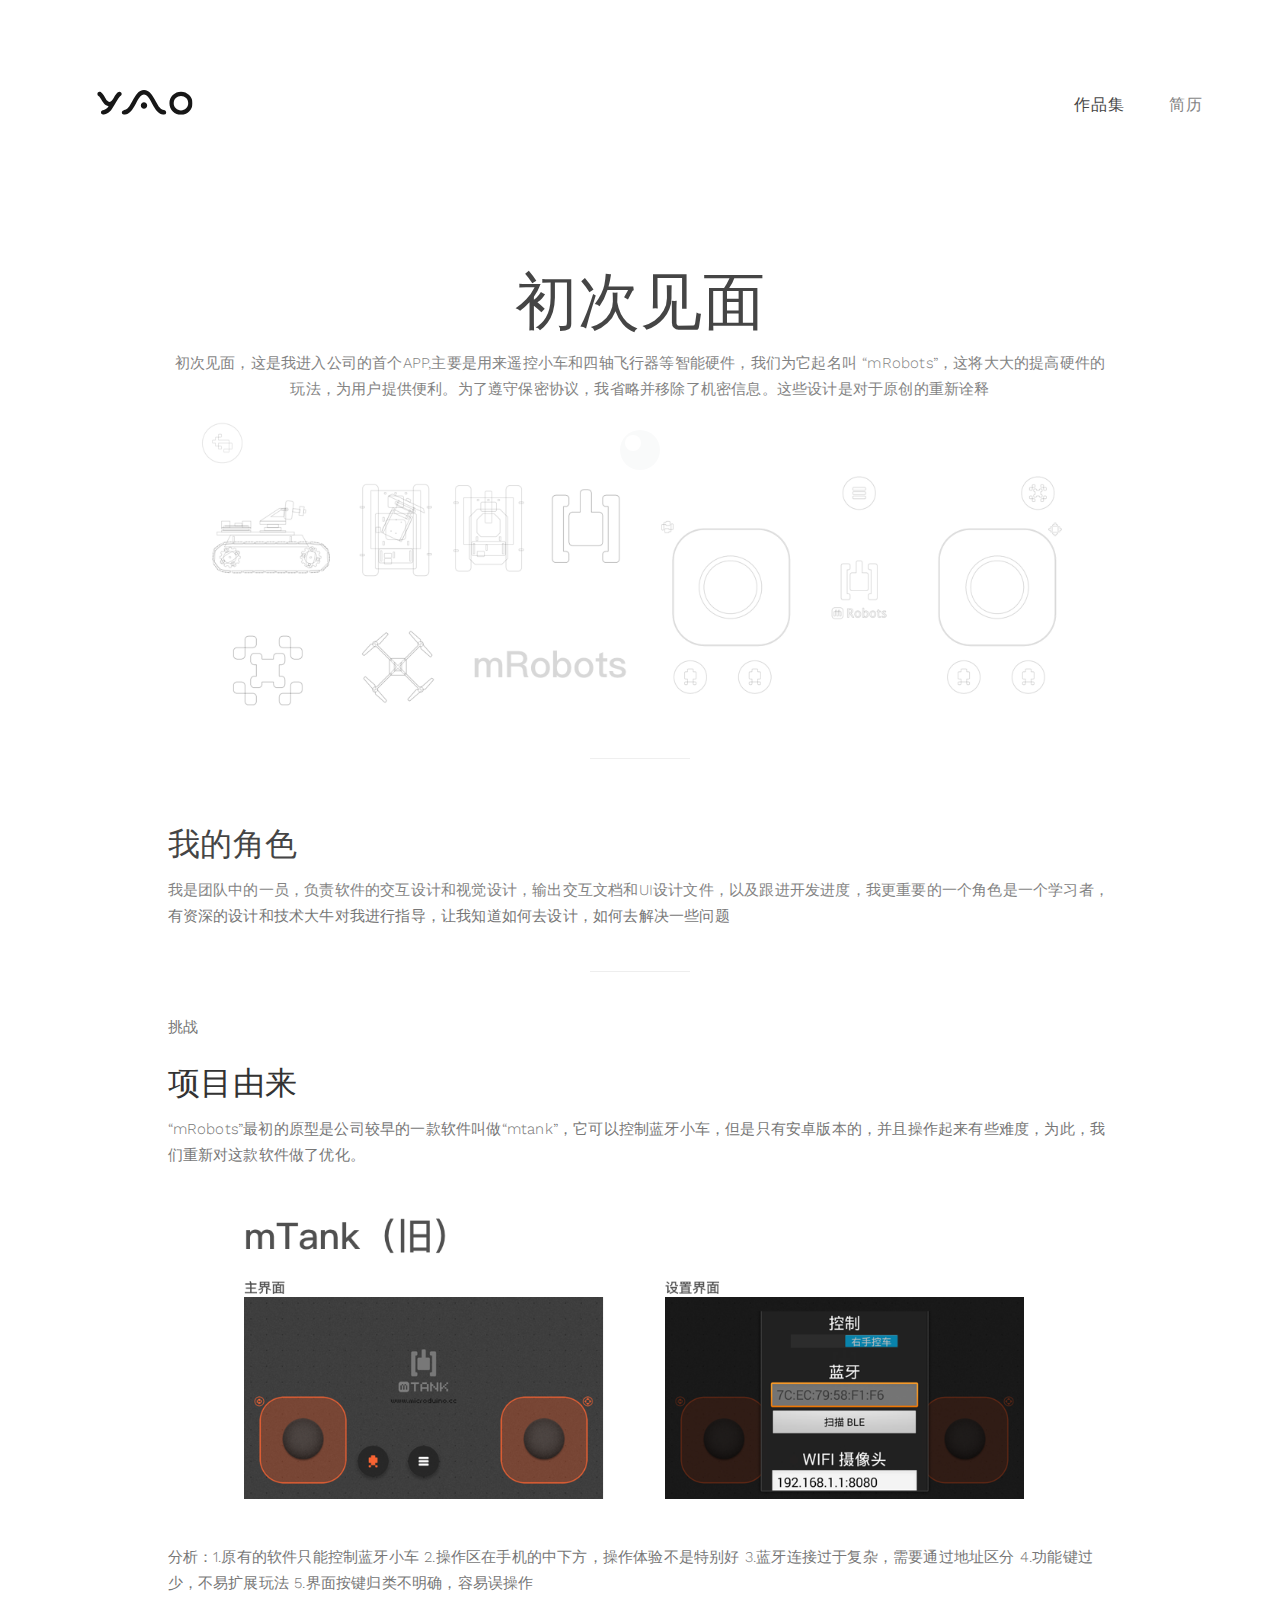
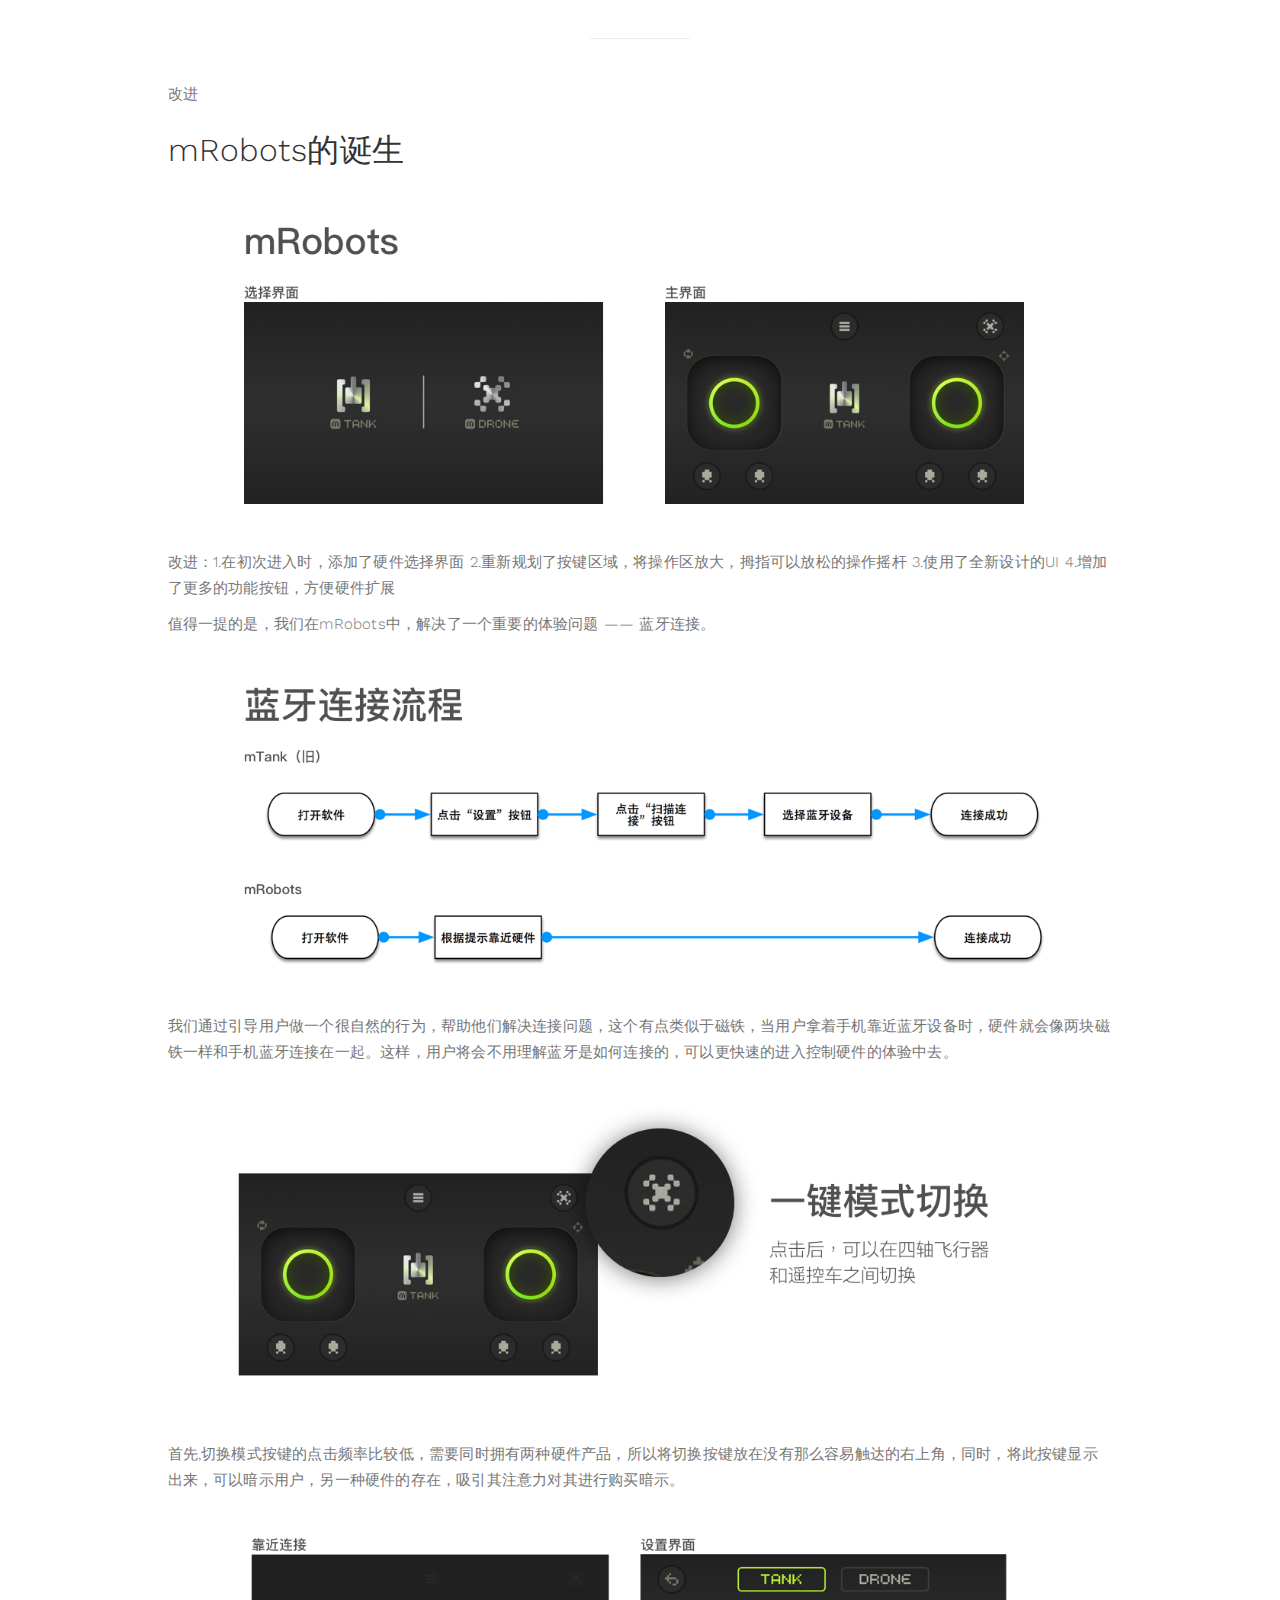
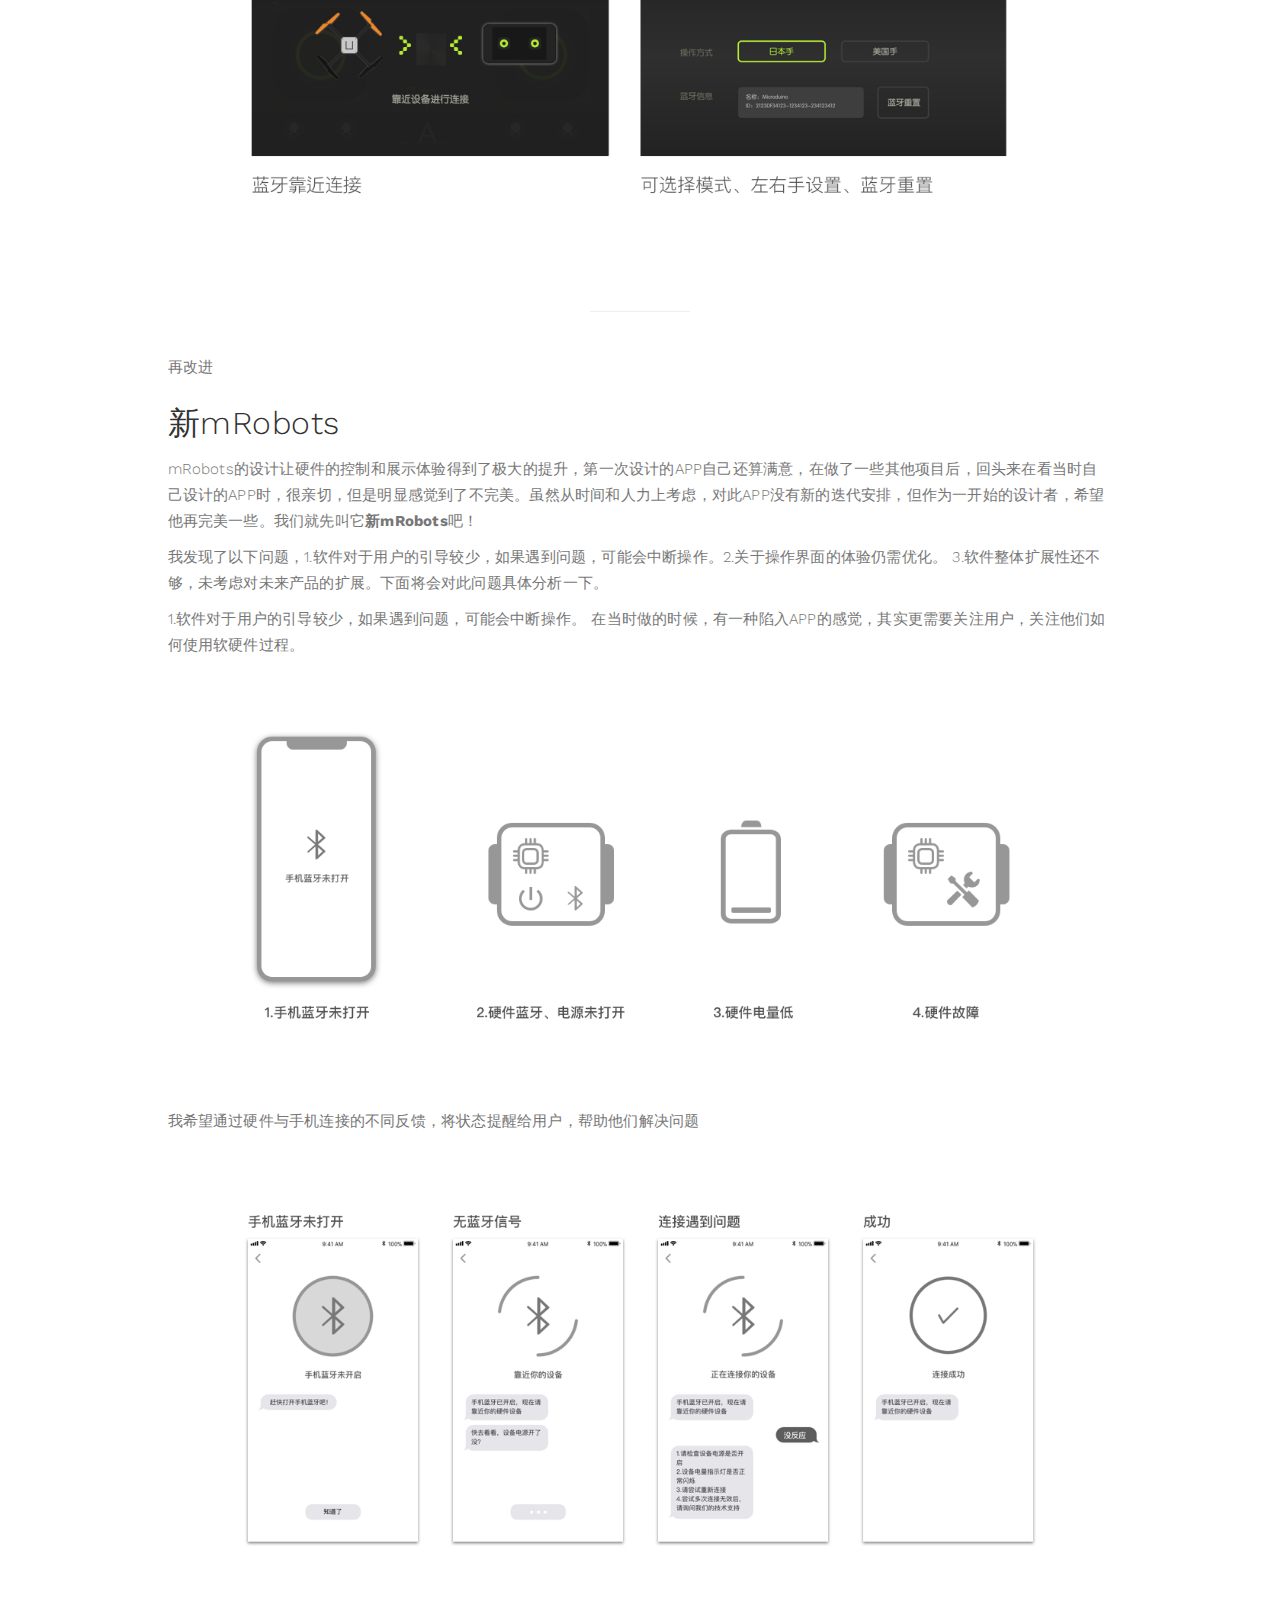
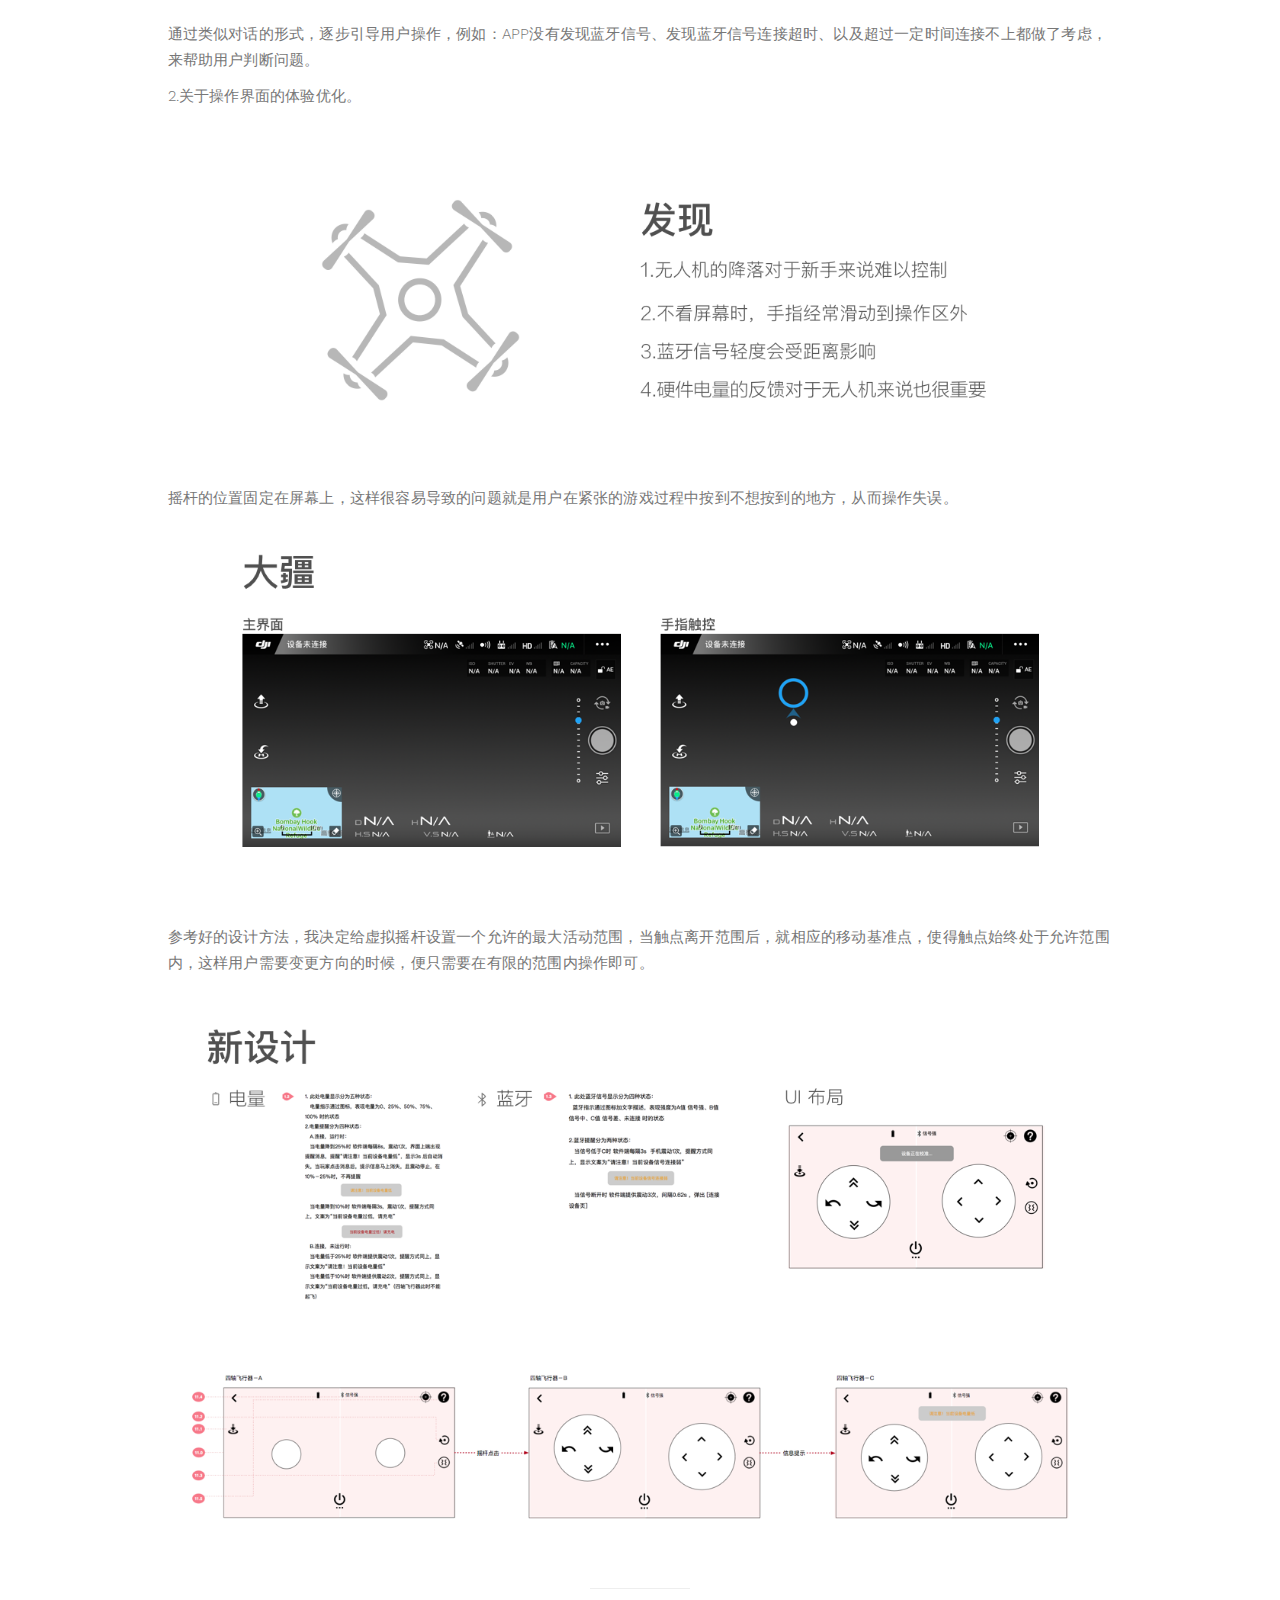
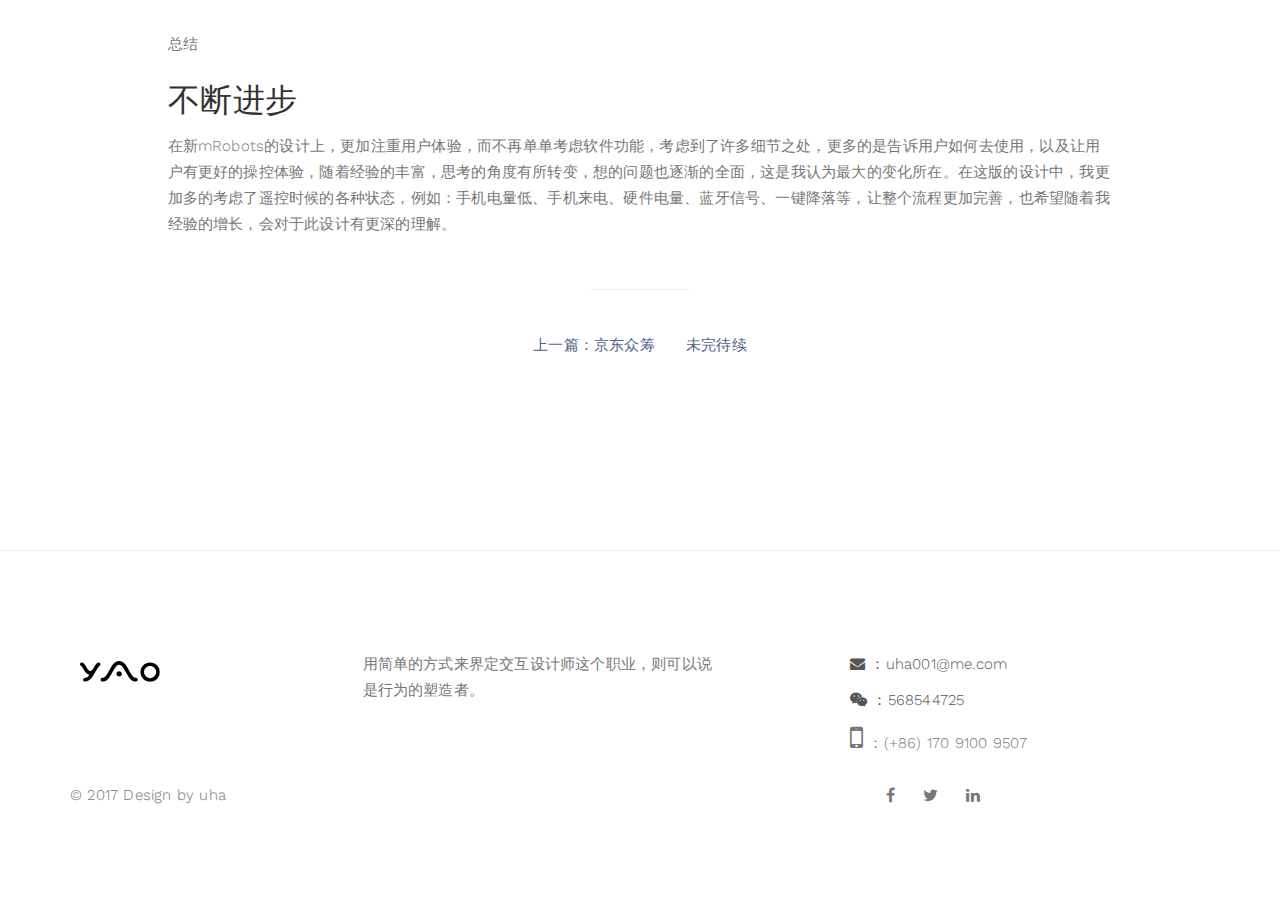
<file: projectfive.html>
<!DOCTYPE html>
<html lang="en">
<head>

<meta charset="UTF-8">
<meta http-equiv="X-UA-Compatible" content="IE=Edge">
<meta name="description" content="">
<meta name="keywords" content="">
<meta name="author" content="">
<meta name="viewport" content="width=device-width, initial-scale=1, maximum-scale=1">

<title>胡盛垚的作品集</title>

<link rel="stylesheet" href="css/bootstrap.min.css">
<link rel="stylesheet" href="css/font-awesome.min.css">

<!-- Main css -->
<link rel="stylesheet" href="css/style.css">
<link href="https://fonts.useso.com/css?family=Work+Sans:300,400,700" rel="stylesheet">

</head>
<body>



<!-- PRE LOADER -->

<div class="preloader">
     <div class="sk-spinner sk-spinner-wordpress">
          <span class="sk-inner-circle"></span>
     </div>
</div>

<!-- Navigation section  -->

<div class="navbar navbar-default navbar-static-top" role="navigation">
     <div class="container">

          <div class="navbar-header">
               <button class="navbar-toggle" data-toggle="collapse" data-target=".navbar-collapse">
                    <span class="icon icon-bar"></span>
                    <span class="icon icon-bar"></span>
                    <span class="icon icon-bar"></span>
               </button>
               <a href="index.html" class="navbar-brand">
                    <svg width="100%" height="100%" viewBox="0 0 149 39" version="1.1" xml:space="preserve" style="fill-rule:evenodd;clip-rule:evenodd;stroke-linejoin:round;stroke-miterlimit:1.41421;width: 150px;">
                         <g transform="matrix(1,0,0,1,-0.0001,-0.0002)">
                               <clipPath id="_clip1">
                                    <rect x="0" y="0" width="148.646" height="38.587"/>
                         </clipPath>
                         <g clip-path="url(#_clip1)">
                                    <path d="M119.29,20.587C119.29,23.728 120.415,26.388 122.665,28.567C124.845,30.817 127.505,31.942 130.645,31.942C133.763,31.942 136.423,30.817 138.626,28.567C140.806,26.388 141.895,23.728 141.895,20.587C141.895,17.446 140.806,14.786 138.626,12.607C136.423,10.404 133.763,9.302 130.645,9.302C127.505,9.302 124.845,10.404 122.665,12.607C120.415,14.786 119.29,17.446 119.29,20.587M112.645,20.587C112.645,15.642 114.392,11.411 117.884,7.896C121.423,4.357 125.677,2.587 130.645,2.587C135.591,2.587 139.821,4.357 143.337,7.896C146.876,11.411 148.645,15.642 148.645,20.587C148.645,25.532 146.876,29.786 143.337,33.349C139.821,36.841 135.591,38.587 130.645,38.587C125.677,38.587 121.423,36.841 117.884,33.349C114.392,29.786 112.645,25.532 112.645,20.587" style="fill-rule:nonzero;"/>
                                    <g transform="matrix(1,0,0,1,0.0001,0.0002)">
                                         <path d="M3.389,2.901C4.797,2.907 6.188,3.573 7.98,5.505C9.058,6.654 10.429,8.669 12.094,11.552C13.5,13.966 14.578,15.618 15.328,16.509C16.57,17.986 17.836,18.724 19.125,18.724C20.391,18.724 21.644,17.986 22.887,16.509C23.215,16.111 23.613,15.56 24.082,14.857C24.269,14.552 24.456,14.259 24.644,13.978C25.089,13.275 25.581,12.466 26.121,11.552C27.785,8.669 29.156,6.654 30.234,5.505C31.578,4.057 33.282,2.83 34.731,2.901C34.739,2.901 34.747,2.901 34.755,2.901C36.61,2.901 38.114,4.405 38.114,6.26C38.114,7.371 37.575,8.356 36.743,8.967C36.118,9.495 35.845,9.567 35.329,10.144C34.378,11.208 33.328,12.489 31.922,14.927C30.914,16.662 30.023,18.091 29.25,19.216C28.687,20.13 28.09,21.138 27.457,22.24C24.434,27.513 21.937,31.193 19.969,33.279C16.733,36.768 9.887,40.154 6.963,37.517C6.276,36.902 5.844,36.008 5.844,35.013C5.844,33.305 7.118,31.895 8.768,31.682C10.458,31.238 13.578,30.526 15.82,27.864C16.359,27.232 16.98,26.388 17.683,25.333C14.894,24.959 12.398,23.458 10.195,20.833C9.187,19.638 7.887,17.669 6.293,14.927C4.887,12.489 3.937,10.728 3.059,10.075C2.635,9.76 2.254,9.508 1.938,9.304C0.793,8.769 0,7.607 0,6.26C0,4.405 1.504,2.901 3.359,2.901C3.369,2.901 3.379,2.901 3.389,2.901Z"/>
                                         </g>
                                          <g transform="matrix(1,0,0,1,0.0001,0.0002)">
                                              <path d="M41.934,31.396L41.934,31.37C44.23,31.37 46.504,29.939 48.754,27.077C50.113,25.345 52.07,22.131 54.625,17.436C57.648,11.838 60.121,7.921 62.043,5.686C65.324,1.895 68.945,-0.001 72.906,-0.001C76.891,-0.001 80.523,1.895 83.805,5.686C85.726,7.921 88.199,11.838 91.223,17.436C93.777,22.131 95.734,25.345 97.094,27.077C99.344,29.939 101.617,31.37 103.914,31.37L103.914,31.374L103.926,31.374C105.911,31.374 107.521,32.983 107.521,34.969C107.521,36.955 105.911,38.564 103.926,38.564L103.914,38.564L103.914,38.564C99.883,38.564 96.227,36.668 92.945,32.877C90.977,30.642 88.48,26.7 85.457,21.051C82.949,16.357 81.015,13.168 79.656,11.486C77.453,8.623 75.203,7.192 72.906,7.192C70.633,7.192 68.394,8.623 66.191,11.486C64.832,13.168 62.898,16.357 60.391,21.051C57.367,26.7 54.871,30.642 52.902,32.877C49.598,36.668 45.941,38.564 41.934,38.564L41.934,38.564L41.934,38.564C39.955,38.564 38.35,36.959 38.35,34.98C38.35,33.001 39.955,31.396 41.934,31.396L41.934,31.396ZM76.457,27.569C75.449,28.577 74.265,29.081 72.906,29.081C71.57,29.081 70.398,28.577 69.391,27.569C68.453,26.632 67.984,25.46 67.984,24.053C67.984,22.694 68.453,21.546 69.391,20.608C70.398,19.624 71.57,19.131 72.906,19.131C74.265,19.131 75.449,19.624 76.457,20.608C77.394,21.546 77.863,22.694 77.863,24.053C77.863,25.46 77.394,26.632 76.457,27.569Z"/>
                                          </g>
                                    </g>
                         </g>
                         </svg>
               </a>
          </div>
          <div class="collapse navbar-collapse">
               <ul class="nav navbar-nav navbar-right">
                    <li class="active"><a href="index.html">作品集</a></li>
                    <li><a href="jl.html">简历</a></li>
                    <!-- Home Section<li><a href="blog.html">记录</a></li> -->
               </ul>
          </div>

  </div>
</div>


<!-- About Section -->

<section id="about">
     <div class="container">
          <div class="row">

               <div class="col-md-offset-1 col-md-10 col-sm-12">
                    <div class="section-title">
                         
                         <h1>初次见面</h1>
                         <p>初次见面，这是我进入公司的首个APP,主要是用来遥控小车和四轴飞行器等智能硬件，我们为它起名叫 “mRobots”，这将大大的提高硬件的玩法，为用户提供便利。为了遵守保密协议，我省略并移除了机密信息。这些设计是对于原创的重新诠释</p>
                         <div class="col-md-12 col-sm-12">
                         <img src="images/pf13.png" class="img-responsive" alt="Portfolio">
                         </div>
                    </div>
                    <hr>
                    <div class="clearfix">
                    <h2>我的角色</h2>
                    <p>我是团队中的一员，负责软件的交互设计和视觉设计，输出交互文档和UI设计文件，以及跟进开发进度，我更重要的一个角色是一个学习者，有资深的设计和技术大牛对我进行指导，让我知道如何去设计，如何去解决一些问题</p>
                    
                    <hr>
                    </div>
                    <div class="clearfix">
                    <p style="text-indent:0em;">挑战</p>
                    <h2>项目由来</h2>
                    <p>“mRobots”最初的原型是公司较早的一款软件叫做“mtank”，它可以控制蓝牙小车，但是只有安卓版本的，并且操作起来有些难度，为此，我们重新对这款软件做了优化。</p>
                    <div class="col-md-12 col-sm-12">
                         <img src="images/pf1.png" class="img-responsive" alt="Portfolio">
                    </div>
                    <p>分析：1.原有的软件只能控制蓝牙小车 2.操作区在手机的中下方，操作体验不是特别好 3.蓝牙连接过于复杂，需要通过地址区分 4.功能键过少，不易扩展玩法 5.界面按键归类不明确，容易误操作</p>
                    

                    <hr>
                    </div>

                    <div class="clearfix">
                    <p style="text-indent:0em;">改进</p>
                    <h2>mRobots的诞生</h2>
                    <div class="col-md-12 col-sm-12">
                         <img src="images/pf2.png" class="img-responsive" alt="Portfolio">
                    </div>
                    <p>改进：1.在初次进入时，添加了硬件选择界面 2.重新规划了按键区域，将操作区放大，拇指可以放松的操作摇杆 3.使用了全新设计的UI 4.增加了更多的功能按钮，方便硬件扩展</p>

                    <p>值得一提的是，我们在mRobots中，解决了一个重要的体验问题 —— 蓝牙连接。</p>                    
                    <div class="col-md-12 col-sm-12">
                         <img src="images/pf3.png" class="img-responsive" alt="Portfolio">
                    </div>
                    
                    </div>
                    <p>我们通过引导用户做一个很自然的行为，帮助他们解决连接问题，这个有点类似于磁铁，当用户拿着手机靠近蓝牙设备时，硬件就会像两块磁铁一样和手机蓝牙连接在一起。这样，用户将会不用理解蓝牙是如何连接的，可以更快速的进入控制硬件的体验中去。</p>
                    <div class="col-md-12 col-sm-12">
                         <img src="images/pf4.png" class="img-responsive" alt="Portfolio">
                    </div>
                    <p>首先,切换模式按键的点击频率比较低，需要同时拥有两种硬件产品，所以将切换按键放在没有那么容易触达的右上角，同时，将此按键显示出来，可以暗示用户，另一种硬件的存在，吸引其注意力对其进行购买暗示。</p>
                    <div class="col-md-12 col-sm-12">
                         <img src="images/pf5.png" class="img-responsive" alt="Portfolio">
                    <hr>
                    </div>


                    <div class="clearfix">
                    <p style="text-indent:0em;">再改进</p>
                    <h2>新mRobots</h2>
                    <p>mRobots的设计让硬件的控制和展示体验得到了极大的提升，第一次设计的APP自己还算满意，在做了一些其他项目后，回头来在看当时自己设计的APP时，很亲切，但是明显感觉到了不完美。虽然从时间和人力上考虑，对此APP没有新的迭代安排，但作为一开始的设计者，希望他再完美一些。我们就先叫它<b>新mRobots</b>吧！</p>        
                    <p>我发现了以下问题，1.软件对于用户的引导较少，如果遇到问题，可能会中断操作。2.关于操作界面的体验仍需优化。 3.软件整体扩展性还不够，未考虑对未来产品的扩展。下面将会对此问题具体分析一下。</p>
                    <p>1.软件对于用户的引导较少，如果遇到问题，可能会中断操作。 在当时做的时候，有一种陷入APP的感觉，其实更需要关注用户，关注他们如何使用软硬件过程。</p>  
                    <div class="col-md-12 col-sm-12">
                         <img src="images/pf7.png" class="img-responsive" alt="Portfolio">
                    </div>         
                    <p>我希望通过硬件与手机连接的不同反馈，将状态提醒给用户，帮助他们解决问题</p>    
                    <div class="col-md-12 col-sm-12">
                         <img src="images/pf8.png" class="img-responsive" alt="Portfolio">
                    </div>       
                    <p>通过类似对话的形式，逐步引导用户操作，例如：APP没有发现蓝牙信号、发现蓝牙信号连接超时、以及超过一定时间连接不上都做了考虑，来帮助用户判断问题。</p>    
                    <p>2.关于操作界面的体验优化。</p>
                    <div class="col-md-12 col-sm-12">
                         <img src="images/pf9.png" class="img-responsive" alt="Portfolio">
                    </div>  
                    <p>摇杆的位置固定在屏幕上，这样很容易导致的问题就是用户在紧张的游戏过程中按到不想按到的地方，从而操作失误。</p> 
                    <div class="col-md-12 col-sm-12">
                         <img src="images/pf10.png" class="img-responsive" alt="Portfolio">
                    </div>  
                    <p>参考好的设计方法，我决定给虚拟摇杆设置一个允许的最大活动范围，当触点离开范围后，就相应的移动基准点，使得触点始终处于允许范围内，这样用户需要变更方向的时候，便只需要在有限的范围内操作即可。</p> 
                    <div class="col-md-12 col-sm-12">
                         <img src="images/pf12.png" class="img-responsive" alt="Portfolio">
                    </div> 
                    <div class="col-md-12 col-sm-12">
                         <img src="images/pf11.png" class="img-responsive" alt="Portfolio">
                    </div> 
                    <hr>
                    </div>

                    <div class="clearfix">
                    <p style="text-indent:0em;">总结</p>
                    <h2>不断进步</h2>
                    <p>在新mRobots的设计上，更加注重用户体验，而不再单单考虑软件功能，考虑到了许多细节之处，更多的是告诉用户如何去使用，以及让用户有更好的操控体验，随着经验的丰富，思考的角度有所转变，想的问题也逐渐的全面，这是我认为最大的变化所在。在这版的设计中，我更加多的考虑了遥控时候的各种状态，例如：手机电量低、手机来电、硬件电量、蓝牙信号、一键降落等，让整个流程更加完善，也希望随着我经验的增长，会对于此设计有更深的理解。</p> 
                    </div>
                    <hr>
                    <div class="section-title">
                         <p><a href="projectfour.html">上一篇：京东众筹</a>  &nbsp;  &nbsp;  &nbsp;<a href="index.html">未完待续</a></p>
                    </div>

                    
               </div>

          </div>
     </div>
</section>

<!-- Footer Section -->

<footer>
     <div class="container">
          <div class="row">

               <div class="col-md-3 col-sm-3">
                    <svg width="100%" height="100%" viewBox="0 0 149 39" version="1.1" xmlns="http://www.w3.org/2000/svg" xmlns:xlink="http://www.w3.org/1999/xlink" xml:space="preserve" style="fill-rule:evenodd;clip-rule:evenodd;stroke-linejoin:round;stroke-miterlimit:1.41421;width: 100px;padding: 10px;">
    <g transform="matrix(1,0,0,1,-0.0001,-0.0002)">
        <clipPath id="_clip1">
            <rect x="0" y="0" width="148.646" height="38.587"/>
        </clipPath>
        <g clip-path="url(#_clip1)">
            <path d="M119.29,20.587C119.29,23.728 120.415,26.388 122.665,28.567C124.845,30.817 127.505,31.942 130.645,31.942C133.763,31.942 136.423,30.817 138.626,28.567C140.806,26.388 141.895,23.728 141.895,20.587C141.895,17.446 140.806,14.786 138.626,12.607C136.423,10.404 133.763,9.302 130.645,9.302C127.505,9.302 124.845,10.404 122.665,12.607C120.415,14.786 119.29,17.446 119.29,20.587M112.645,20.587C112.645,15.642 114.392,11.411 117.884,7.896C121.423,4.357 125.677,2.587 130.645,2.587C135.591,2.587 139.821,4.357 143.337,7.896C146.876,11.411 148.645,15.642 148.645,20.587C148.645,25.532 146.876,29.786 143.337,33.349C139.821,36.841 135.591,38.587 130.645,38.587C125.677,38.587 121.423,36.841 117.884,33.349C114.392,29.786 112.645,25.532 112.645,20.587" style="fill-rule:nonzero;"/>
            <g transform="matrix(1,0,0,1,0.0001,0.0002)">
                <path d="M3.389,2.901C4.797,2.907 6.188,3.573 7.98,5.505C9.058,6.654 10.429,8.669 12.094,11.552C13.5,13.966 14.578,15.618 15.328,16.509C16.57,17.986 17.836,18.724 19.125,18.724C20.391,18.724 21.644,17.986 22.887,16.509C23.215,16.111 23.613,15.56 24.082,14.857C24.269,14.552 24.456,14.259 24.644,13.978C25.089,13.275 25.581,12.466 26.121,11.552C27.785,8.669 29.156,6.654 30.234,5.505C31.578,4.057 33.282,2.83 34.731,2.901C34.739,2.901 34.747,2.901 34.755,2.901C36.61,2.901 38.114,4.405 38.114,6.26C38.114,7.371 37.575,8.356 36.743,8.967C36.118,9.495 35.845,9.567 35.329,10.144C34.378,11.208 33.328,12.489 31.922,14.927C30.914,16.662 30.023,18.091 29.25,19.216C28.687,20.13 28.09,21.138 27.457,22.24C24.434,27.513 21.937,31.193 19.969,33.279C16.733,36.768 9.887,40.154 6.963,37.517C6.276,36.902 5.844,36.008 5.844,35.013C5.844,33.305 7.118,31.895 8.768,31.682C10.458,31.238 13.578,30.526 15.82,27.864C16.359,27.232 16.98,26.388 17.683,25.333C14.894,24.959 12.398,23.458 10.195,20.833C9.187,19.638 7.887,17.669 6.293,14.927C4.887,12.489 3.937,10.728 3.059,10.075C2.635,9.76 2.254,9.508 1.938,9.304C0.793,8.769 0,7.607 0,6.26C0,4.405 1.504,2.901 3.359,2.901C3.369,2.901 3.379,2.901 3.389,2.901Z"/>
            </g>
            <g transform="matrix(1,0,0,1,0.0001,0.0002)">
                <path d="M41.934,31.396L41.934,31.37C44.23,31.37 46.504,29.939 48.754,27.077C50.113,25.345 52.07,22.131 54.625,17.436C57.648,11.838 60.121,7.921 62.043,5.686C65.324,1.895 68.945,-0.001 72.906,-0.001C76.891,-0.001 80.523,1.895 83.805,5.686C85.726,7.921 88.199,11.838 91.223,17.436C93.777,22.131 95.734,25.345 97.094,27.077C99.344,29.939 101.617,31.37 103.914,31.37L103.914,31.374L103.926,31.374C105.911,31.374 107.521,32.983 107.521,34.969C107.521,36.955 105.911,38.564 103.926,38.564L103.914,38.564L103.914,38.564C99.883,38.564 96.227,36.668 92.945,32.877C90.977,30.642 88.48,26.7 85.457,21.051C82.949,16.357 81.015,13.168 79.656,11.486C77.453,8.623 75.203,7.192 72.906,7.192C70.633,7.192 68.394,8.623 66.191,11.486C64.832,13.168 62.898,16.357 60.391,21.051C57.367,26.7 54.871,30.642 52.902,32.877C49.598,36.668 45.941,38.564 41.934,38.564L41.934,38.564L41.934,38.564C39.955,38.564 38.35,36.959 38.35,34.98C38.35,33.001 39.955,31.396 41.934,31.396L41.934,31.396ZM76.457,27.569C75.449,28.577 74.265,29.081 72.906,29.081C71.57,29.081 70.398,28.577 69.391,27.569C68.453,26.632 67.984,25.46 67.984,24.053C67.984,22.694 68.453,21.546 69.391,20.608C70.398,19.624 71.57,19.131 72.906,19.131C74.265,19.131 75.449,19.624 76.457,20.608C77.394,21.546 77.863,22.694 77.863,24.053C77.863,25.46 77.394,26.632 76.457,27.569Z"/>
            </g>
        </g>
    </g>
</svg>
               </div>

               <div class="col-md-4 col-sm-4">
                    <p style="text-indent:0em;">用简单的方式来界定交互设计师这个职业，则可以说是行为的塑造者。</p>
               </div>

               <div class="col-md-offset-1 col-md-4 col-sm-offset-1 col-sm-3">
                    <p style="text-indent:0em;"><a href="uha001@me.com"><i class="fa fa-envelope" aria-hidden="true"></i>   ：uha001@me.com</a></p>
                    <p style="text-indent:0em;"><a href=""><i class="fa fa-weixin" aria-hidden="true"></i>   ：568544725</a></p>
                    <p style="text-indent:0em;"><i class="fa fa-mobile  fa-2x" aria-hidden="true"></i>   ：(+86) 170 9100 9507</p>
               </div>

               <div class="col-md-6 col-sm-6">
                    <div class="footer-copyright">
                         <p style="text-indent:0em;">© 2017 Design by uha</p> 
                    </div>
               </div>

               <div class="col-md-6 col-sm-6">
                    <ul class="social-icon">
                         <li><a href="#" class="fa fa-facebook"></a></li>
                         <li><a href="#" class="fa fa-twitter"></a></li>
                         <li><a href="#" class="fa fa-linkedin"></a></li>
                    </ul>
               </div>
               
          </div>
     </div>
</footer>


<!-- SCRIPTS -->

<script src="js/jquery.js"></script>
<script src="js/bootstrap.min.js"></script>
<script src="js/custom.js"></script>

</body>
</html>
</file>
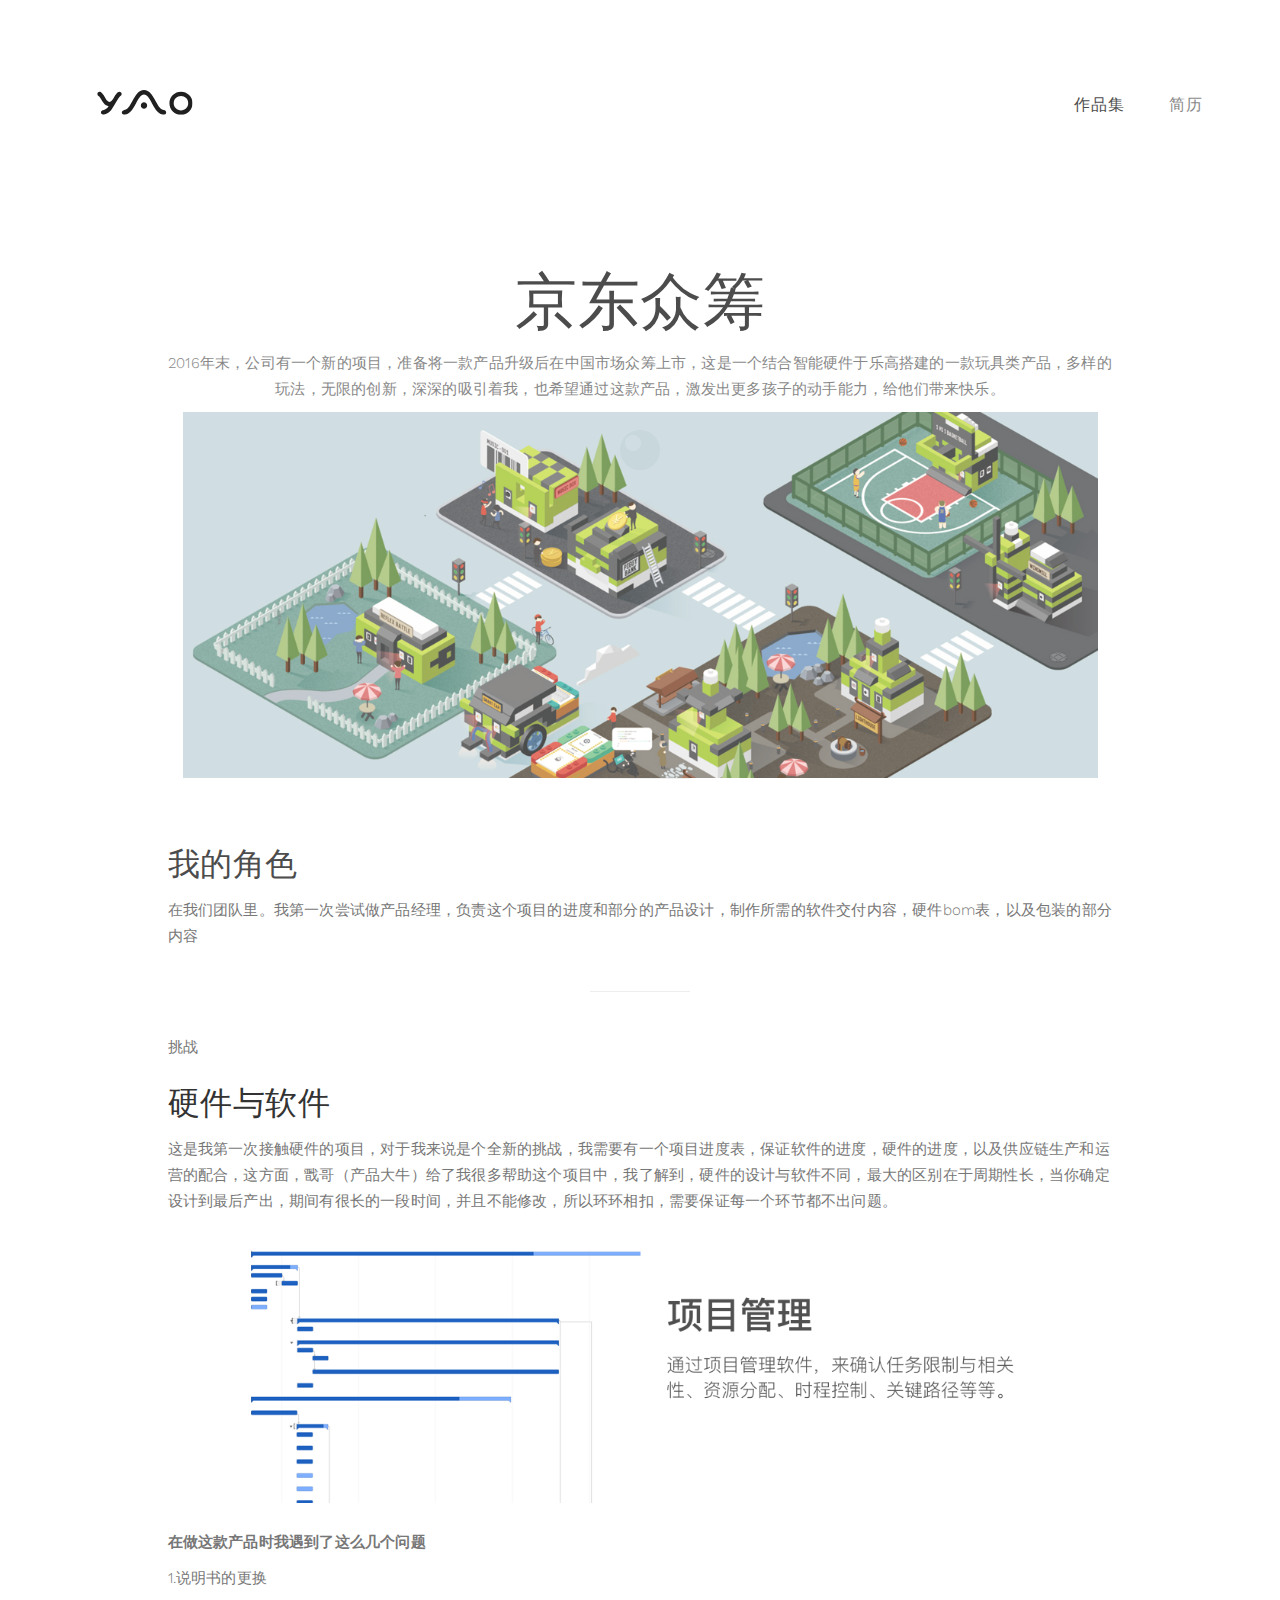
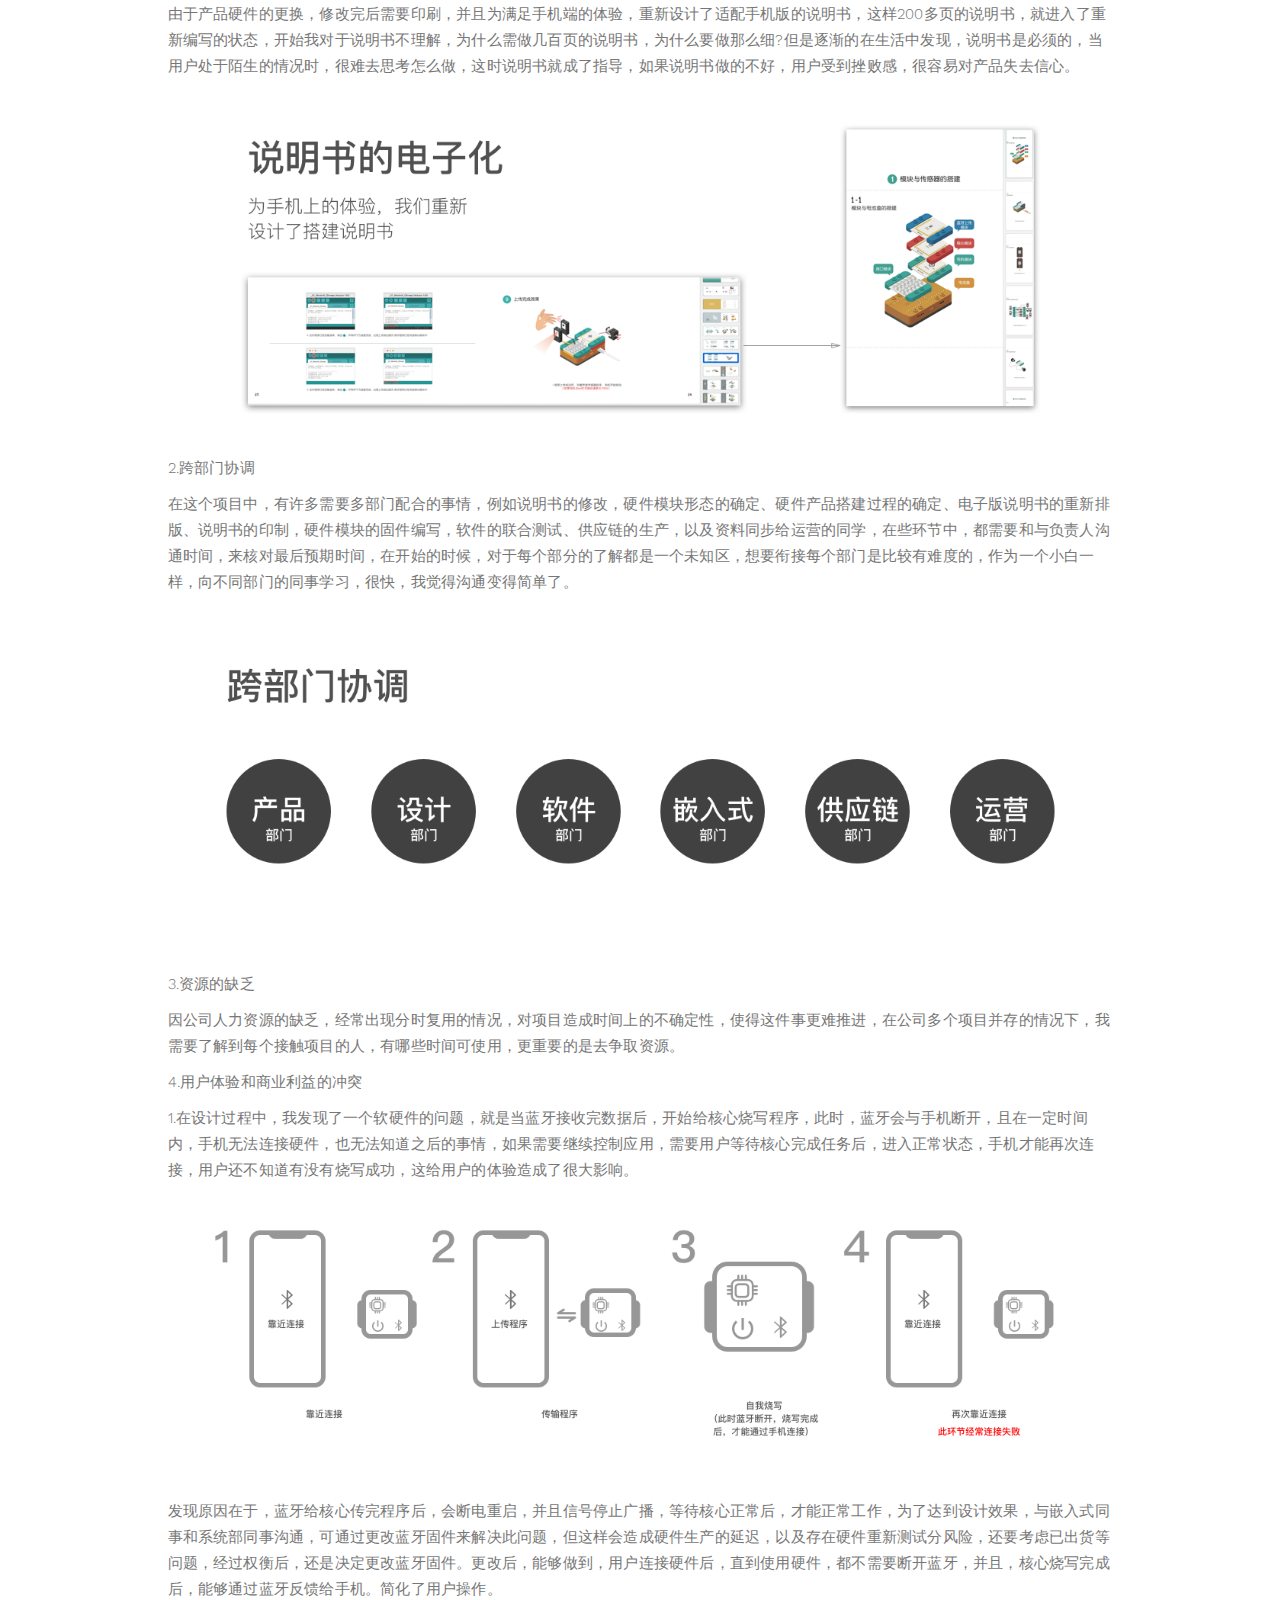
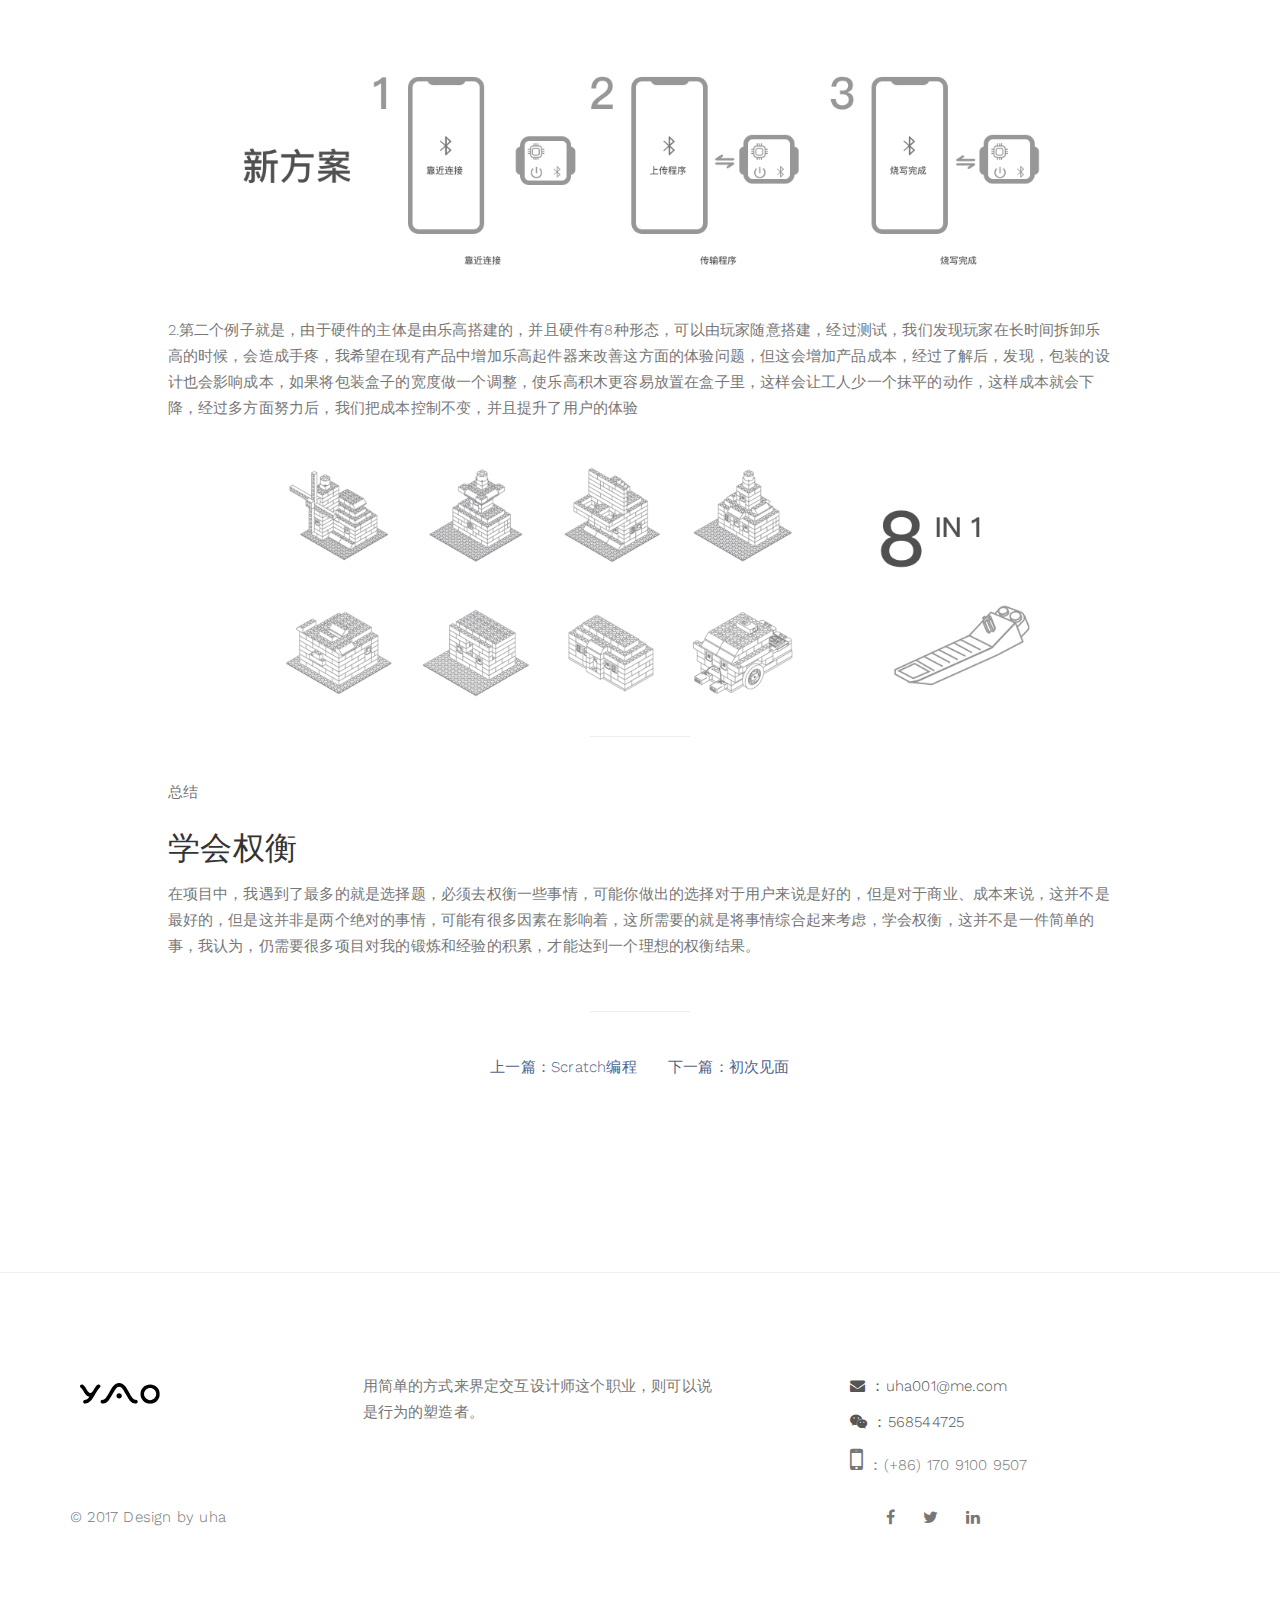
<file: projectfour.html>
<!DOCTYPE html>
<html lang="en">
<head>

<meta charset="UTF-8">
<meta http-equiv="X-UA-Compatible" content="IE=Edge">
<meta name="description" content="">
<meta name="keywords" content="">
<meta name="author" content="">
<meta name="viewport" content="width=device-width, initial-scale=1, maximum-scale=1">

<title>胡盛垚的作品集</title>

<link rel="stylesheet" href="css/bootstrap.min.css">
<link rel="stylesheet" href="css/font-awesome.min.css">

<!-- Main css -->
<link rel="stylesheet" href="css/style.css">
<link href="https://fonts.useso.com/css?family=Work+Sans:300,400,700" rel="stylesheet">

</head>
<body>



<!-- PRE LOADER -->

<div class="preloader">
     <div class="sk-spinner sk-spinner-wordpress">
          <span class="sk-inner-circle"></span>
     </div>
</div>

<!-- Navigation section  -->

<div class="navbar navbar-default navbar-static-top" role="navigation">
     <div class="container">

          <div class="navbar-header">
               <button class="navbar-toggle" data-toggle="collapse" data-target=".navbar-collapse">
                    <span class="icon icon-bar"></span>
                    <span class="icon icon-bar"></span>
                    <span class="icon icon-bar"></span>
               </button>
               <a href="index.html" class="navbar-brand">
                    <svg width="100%" height="100%" viewBox="0 0 149 39" version="1.1" xml:space="preserve" style="fill-rule:evenodd;clip-rule:evenodd;stroke-linejoin:round;stroke-miterlimit:1.41421;width: 150px;">
                         <g transform="matrix(1,0,0,1,-0.0001,-0.0002)">
                               <clipPath id="_clip1">
                                    <rect x="0" y="0" width="148.646" height="38.587"/>
                         </clipPath>
                         <g clip-path="url(#_clip1)">
                                    <path d="M119.29,20.587C119.29,23.728 120.415,26.388 122.665,28.567C124.845,30.817 127.505,31.942 130.645,31.942C133.763,31.942 136.423,30.817 138.626,28.567C140.806,26.388 141.895,23.728 141.895,20.587C141.895,17.446 140.806,14.786 138.626,12.607C136.423,10.404 133.763,9.302 130.645,9.302C127.505,9.302 124.845,10.404 122.665,12.607C120.415,14.786 119.29,17.446 119.29,20.587M112.645,20.587C112.645,15.642 114.392,11.411 117.884,7.896C121.423,4.357 125.677,2.587 130.645,2.587C135.591,2.587 139.821,4.357 143.337,7.896C146.876,11.411 148.645,15.642 148.645,20.587C148.645,25.532 146.876,29.786 143.337,33.349C139.821,36.841 135.591,38.587 130.645,38.587C125.677,38.587 121.423,36.841 117.884,33.349C114.392,29.786 112.645,25.532 112.645,20.587" style="fill-rule:nonzero;"/>
                                    <g transform="matrix(1,0,0,1,0.0001,0.0002)">
                                         <path d="M3.389,2.901C4.797,2.907 6.188,3.573 7.98,5.505C9.058,6.654 10.429,8.669 12.094,11.552C13.5,13.966 14.578,15.618 15.328,16.509C16.57,17.986 17.836,18.724 19.125,18.724C20.391,18.724 21.644,17.986 22.887,16.509C23.215,16.111 23.613,15.56 24.082,14.857C24.269,14.552 24.456,14.259 24.644,13.978C25.089,13.275 25.581,12.466 26.121,11.552C27.785,8.669 29.156,6.654 30.234,5.505C31.578,4.057 33.282,2.83 34.731,2.901C34.739,2.901 34.747,2.901 34.755,2.901C36.61,2.901 38.114,4.405 38.114,6.26C38.114,7.371 37.575,8.356 36.743,8.967C36.118,9.495 35.845,9.567 35.329,10.144C34.378,11.208 33.328,12.489 31.922,14.927C30.914,16.662 30.023,18.091 29.25,19.216C28.687,20.13 28.09,21.138 27.457,22.24C24.434,27.513 21.937,31.193 19.969,33.279C16.733,36.768 9.887,40.154 6.963,37.517C6.276,36.902 5.844,36.008 5.844,35.013C5.844,33.305 7.118,31.895 8.768,31.682C10.458,31.238 13.578,30.526 15.82,27.864C16.359,27.232 16.98,26.388 17.683,25.333C14.894,24.959 12.398,23.458 10.195,20.833C9.187,19.638 7.887,17.669 6.293,14.927C4.887,12.489 3.937,10.728 3.059,10.075C2.635,9.76 2.254,9.508 1.938,9.304C0.793,8.769 0,7.607 0,6.26C0,4.405 1.504,2.901 3.359,2.901C3.369,2.901 3.379,2.901 3.389,2.901Z"/>
                                         </g>
                                          <g transform="matrix(1,0,0,1,0.0001,0.0002)">
                                              <path d="M41.934,31.396L41.934,31.37C44.23,31.37 46.504,29.939 48.754,27.077C50.113,25.345 52.07,22.131 54.625,17.436C57.648,11.838 60.121,7.921 62.043,5.686C65.324,1.895 68.945,-0.001 72.906,-0.001C76.891,-0.001 80.523,1.895 83.805,5.686C85.726,7.921 88.199,11.838 91.223,17.436C93.777,22.131 95.734,25.345 97.094,27.077C99.344,29.939 101.617,31.37 103.914,31.37L103.914,31.374L103.926,31.374C105.911,31.374 107.521,32.983 107.521,34.969C107.521,36.955 105.911,38.564 103.926,38.564L103.914,38.564L103.914,38.564C99.883,38.564 96.227,36.668 92.945,32.877C90.977,30.642 88.48,26.7 85.457,21.051C82.949,16.357 81.015,13.168 79.656,11.486C77.453,8.623 75.203,7.192 72.906,7.192C70.633,7.192 68.394,8.623 66.191,11.486C64.832,13.168 62.898,16.357 60.391,21.051C57.367,26.7 54.871,30.642 52.902,32.877C49.598,36.668 45.941,38.564 41.934,38.564L41.934,38.564L41.934,38.564C39.955,38.564 38.35,36.959 38.35,34.98C38.35,33.001 39.955,31.396 41.934,31.396L41.934,31.396ZM76.457,27.569C75.449,28.577 74.265,29.081 72.906,29.081C71.57,29.081 70.398,28.577 69.391,27.569C68.453,26.632 67.984,25.46 67.984,24.053C67.984,22.694 68.453,21.546 69.391,20.608C70.398,19.624 71.57,19.131 72.906,19.131C74.265,19.131 75.449,19.624 76.457,20.608C77.394,21.546 77.863,22.694 77.863,24.053C77.863,25.46 77.394,26.632 76.457,27.569Z"/>
                                          </g>
                                    </g>
                         </g>
                         </svg>
               </a>
          </div>
          <div class="collapse navbar-collapse">
               <ul class="nav navbar-nav navbar-right">
                    <li class="active"><a href="index.html">作品集</a></li>
                    <li><a href="jl.html">简历</a></li>
                    <!-- Home Section<li><a href="blog.html">记录</a></li> -->
               </ul>
          </div>

  </div>
</div>


<!-- About Section -->

<section id="about">
     <div class="container">
          <div class="row">

               <div class="col-md-offset-1 col-md-10 col-sm-12">
                    <div class="section-title">
                         
                         <h1>京东众筹</h1>
                         <p>2016年末，公司有一个新的项目，准备将一款产品升级后在中国市场众筹上市，这是一个结合智能硬件于乐高搭建的一款玩具类产品，多样的玩法，无限的创新，深深的吸引着我，也希望通过这款产品，激发出更多孩子的动手能力，给他们带来快乐。</p>
                         <div class="col-md-12 col-sm-12">
                         <img src="images/pfo1.png" class="img-responsive" alt="Portfolio">
                         </div>
                    </div>
                    <hr>
                    <div class="clearfix">
                    <h2>我的角色</h2>
                    <p>在我们团队里。我第一次尝试做产品经理，负责这个项目的进度和部分的产品设计，制作所需的软件交付内容，硬件bom表，以及包装的部分内容</p>
                    
                    <hr>
                    </div>
                    <div class="clearfix">
                    <p style="text-indent:0em;">挑战</p>
                    <h2>硬件与软件</h2>
                    <p>这是我第一次接触硬件的项目，对于我来说是个全新的挑战，我需要有一个项目进度表，保证软件的进度，硬件的进度，以及供应链生产和运营的配合，这方面，戬哥（产品大牛）给了我很多帮助这个项目中，我了解到，硬件的设计与软件不同，最大的区别在于周期性长，当你确定设计到最后产出，期间有很长的一段时间，并且不能修改，所以环环相扣，需要保证每一个环节都不出问题。</p>
                    <div class="col-md-12 col-sm-12">
                         <img src="images/pfo2.png" class="img-responsive" alt="Portfolio">
                    </div>

                    <p><b>在做这款产品时我遇到了这么几个问题</b></p>
                    <p>1.说明书的更换</p>
                     <p>由于产品硬件的更换，修改完后需要印刷，并且为满足手机端的体验，重新设计了适配手机版的说明书，这样200多页的说明书，就进入了重新编写的状态，开始我对于说明书不理解，为什么需做几百页的说明书，为什么要做那么细?但是逐渐的在生活中发现，说明书是必须的，当用户处于陌生的情况时，很难去思考怎么做，这时说明书就成了指导，如果说明书做的不好，用户受到挫败感，很容易对产品失去信心。
                    <div class="col-md-12 col-sm-12">
                         <img src="images/pfo3.png" class="img-responsive" alt="Portfolio">
                    </div>
                    <p>2.跨部门协调</p>
                    <p>在这个项目中，有许多需要多部门配合的事情，例如说明书的修改，硬件模块形态的确定、硬件产品搭建过程的确定、电子版说明书的重新排版、说明书的印制，硬件模块的固件编写，软件的联合测试、供应链的生产，以及资料同步给运营的同学，在些环节中，都需要和与负责人沟通时间，来核对最后预期时间，在开始的时候，对于每个部分的了解都是一个未知区，想要衔接每个部门是比较有难度的，作为一个小白一样，向不同部门的同事学习，很快，我觉得沟通变得简单了。</p>
                    <div class="col-md-12 col-sm-12">
                         <img src="images/pfo4.png" class="img-responsive" alt="Portfolio">
                    </div>
                    <p>3.资源的缺乏</p>
                    <p>因公司人力资源的缺乏，经常出现分时复用的情况，对项目造成时间上的不确定性，使得这件事更难推进，在公司多个项目并存的情况下，我需要了解到每个接触项目的人，有哪些时间可使用，更重要的是去争取资源。</p>
                    <p>4.用户体验和商业利益的冲突</p>
                    <p>1.在设计过程中，我发现了一个软硬件的问题，就是当蓝牙接收完数据后，开始给核心烧写程序，此时，蓝牙会与手机断开，且在一定时间内，手机无法连接硬件，也无法知道之后的事情，如果需要继续控制应用，需要用户等待核心完成任务后，进入正常状态，手机才能再次连接，用户还不知道有没有烧写成功，这给用户的体验造成了很大影响。</p>
                    <div class="col-md-12 col-sm-12">
                         <img src="images/pfo5.png" class="img-responsive" alt="Portfolio">
                    </div>
                    <p>发现原因在于，蓝牙给核心传完程序后，会断电重启，并且信号停止广播，等待核心正常后，才能正常工作，为了达到设计效果，与嵌入式同事和系统部同事沟通，可通过更改蓝牙固件来解决此问题，但这样会造成硬件生产的延迟，以及存在硬件重新测试分风险，还要考虑已出货等问题，经过权衡后，还是决定更改蓝牙固件。更改后，能够做到，用户连接硬件后，直到使用硬件，都不需要断开蓝牙，并且，核心烧写完成后，能够通过蓝牙反馈给手机。简化了用户操作。</p>
                    <div class="col-md-12 col-sm-12">
                         <img src="images/pfo6.png" class="img-responsive" alt="Portfolio">
                    </div>
                     <p>2.第二个例子就是，由于硬件的主体是由乐高搭建的，并且硬件有8种形态，可以由玩家随意搭建，经过测试，我们发现玩家在长时间拆卸乐高的时候，会造成手疼，我希望在现有产品中增加乐高起件器来改善这方面的体验问题，但这会增加产品成本，经过了解后，发现，包装的设计也会影响成本，如果将包装盒子的宽度做一个调整，使乐高积木更容易放置在盒子里，这样会让工人少一个抹平的动作，这样成本就会下降，经过多方面努力后，我们把成本控制不变，并且提升了用户的体验</p>
                     <div class="col-md-12 col-sm-12">
                         <img src="images/pfo7.png" class="img-responsive" alt="Portfolio">
                    </div>

                    <hr>
                    <div class="clearfix">
                    <p style="text-indent:0em;">总结</p>
                    <h2>学会权衡</h2>
                    <p>在项目中，我遇到了最多的就是选择题，必须去权衡一些事情，可能你做出的选择对于用户来说是好的，但是对于商业、成本来说，这并不是最好的，但是这并非是两个绝对的事情，可能有很多因素在影响着，这所需要的就是将事情综合起来考虑，学会权衡，这并不是一件简单的事，我认为，仍需要很多项目对我的锻炼和经验的积累，才能达到一个理想的权衡结果。</p>
                    </div>
                    <hr>
                    <div class="section-title">
                         <p><a href="projectthree.html">上一篇：Scratch编程</a>  &nbsp;  &nbsp;  &nbsp;<a href="projectfive.html">下一篇：初次见面</a></p>
                    </div>
               </div>
          </div>
    </div>
</section>
<!-- Footer Section -->
<footer>
     <div class="container">
          <div class="row">

               <div class="col-md-3 col-sm-3">
                    <svg width="100%" height="100%" viewBox="0 0 149 39" version="1.1" xmlns="http://www.w3.org/2000/svg" xmlns:xlink="http://www.w3.org/1999/xlink" xml:space="preserve" style="fill-rule:evenodd;clip-rule:evenodd;stroke-linejoin:round;stroke-miterlimit:1.41421;width: 100px;padding: 10px;">
    <g transform="matrix(1,0,0,1,-0.0001,-0.0002)">
        <clipPath id="_clip1">
            <rect x="0" y="0" width="148.646" height="38.587"/>
        </clipPath>
        <g clip-path="url(#_clip1)">
            <path d="M119.29,20.587C119.29,23.728 120.415,26.388 122.665,28.567C124.845,30.817 127.505,31.942 130.645,31.942C133.763,31.942 136.423,30.817 138.626,28.567C140.806,26.388 141.895,23.728 141.895,20.587C141.895,17.446 140.806,14.786 138.626,12.607C136.423,10.404 133.763,9.302 130.645,9.302C127.505,9.302 124.845,10.404 122.665,12.607C120.415,14.786 119.29,17.446 119.29,20.587M112.645,20.587C112.645,15.642 114.392,11.411 117.884,7.896C121.423,4.357 125.677,2.587 130.645,2.587C135.591,2.587 139.821,4.357 143.337,7.896C146.876,11.411 148.645,15.642 148.645,20.587C148.645,25.532 146.876,29.786 143.337,33.349C139.821,36.841 135.591,38.587 130.645,38.587C125.677,38.587 121.423,36.841 117.884,33.349C114.392,29.786 112.645,25.532 112.645,20.587" style="fill-rule:nonzero;"/>
            <g transform="matrix(1,0,0,1,0.0001,0.0002)">
                <path d="M3.389,2.901C4.797,2.907 6.188,3.573 7.98,5.505C9.058,6.654 10.429,8.669 12.094,11.552C13.5,13.966 14.578,15.618 15.328,16.509C16.57,17.986 17.836,18.724 19.125,18.724C20.391,18.724 21.644,17.986 22.887,16.509C23.215,16.111 23.613,15.56 24.082,14.857C24.269,14.552 24.456,14.259 24.644,13.978C25.089,13.275 25.581,12.466 26.121,11.552C27.785,8.669 29.156,6.654 30.234,5.505C31.578,4.057 33.282,2.83 34.731,2.901C34.739,2.901 34.747,2.901 34.755,2.901C36.61,2.901 38.114,4.405 38.114,6.26C38.114,7.371 37.575,8.356 36.743,8.967C36.118,9.495 35.845,9.567 35.329,10.144C34.378,11.208 33.328,12.489 31.922,14.927C30.914,16.662 30.023,18.091 29.25,19.216C28.687,20.13 28.09,21.138 27.457,22.24C24.434,27.513 21.937,31.193 19.969,33.279C16.733,36.768 9.887,40.154 6.963,37.517C6.276,36.902 5.844,36.008 5.844,35.013C5.844,33.305 7.118,31.895 8.768,31.682C10.458,31.238 13.578,30.526 15.82,27.864C16.359,27.232 16.98,26.388 17.683,25.333C14.894,24.959 12.398,23.458 10.195,20.833C9.187,19.638 7.887,17.669 6.293,14.927C4.887,12.489 3.937,10.728 3.059,10.075C2.635,9.76 2.254,9.508 1.938,9.304C0.793,8.769 0,7.607 0,6.26C0,4.405 1.504,2.901 3.359,2.901C3.369,2.901 3.379,2.901 3.389,2.901Z"/>
            </g>
            <g transform="matrix(1,0,0,1,0.0001,0.0002)">
                <path d="M41.934,31.396L41.934,31.37C44.23,31.37 46.504,29.939 48.754,27.077C50.113,25.345 52.07,22.131 54.625,17.436C57.648,11.838 60.121,7.921 62.043,5.686C65.324,1.895 68.945,-0.001 72.906,-0.001C76.891,-0.001 80.523,1.895 83.805,5.686C85.726,7.921 88.199,11.838 91.223,17.436C93.777,22.131 95.734,25.345 97.094,27.077C99.344,29.939 101.617,31.37 103.914,31.37L103.914,31.374L103.926,31.374C105.911,31.374 107.521,32.983 107.521,34.969C107.521,36.955 105.911,38.564 103.926,38.564L103.914,38.564L103.914,38.564C99.883,38.564 96.227,36.668 92.945,32.877C90.977,30.642 88.48,26.7 85.457,21.051C82.949,16.357 81.015,13.168 79.656,11.486C77.453,8.623 75.203,7.192 72.906,7.192C70.633,7.192 68.394,8.623 66.191,11.486C64.832,13.168 62.898,16.357 60.391,21.051C57.367,26.7 54.871,30.642 52.902,32.877C49.598,36.668 45.941,38.564 41.934,38.564L41.934,38.564L41.934,38.564C39.955,38.564 38.35,36.959 38.35,34.98C38.35,33.001 39.955,31.396 41.934,31.396L41.934,31.396ZM76.457,27.569C75.449,28.577 74.265,29.081 72.906,29.081C71.57,29.081 70.398,28.577 69.391,27.569C68.453,26.632 67.984,25.46 67.984,24.053C67.984,22.694 68.453,21.546 69.391,20.608C70.398,19.624 71.57,19.131 72.906,19.131C74.265,19.131 75.449,19.624 76.457,20.608C77.394,21.546 77.863,22.694 77.863,24.053C77.863,25.46 77.394,26.632 76.457,27.569Z"/>
            </g>
        </g>
    </g>
</svg>
               </div>

               <div class="col-md-4 col-sm-4">
                    <p style="text-indent:0em;">用简单的方式来界定交互设计师这个职业，则可以说是行为的塑造者。</p>
               </div>

               <div class="col-md-offset-1 col-md-4 col-sm-offset-1 col-sm-3">
                    <p style="text-indent:0em;"><a href="uha001@me.com"><i class="fa fa-envelope" aria-hidden="true"></i>   ：uha001@me.com</a></p>
                    <p style="text-indent:0em;"><a href=""><i class="fa fa-weixin" aria-hidden="true"></i>   ：568544725</a></p>
                    <p style="text-indent:0em;"><i class="fa fa-mobile  fa-2x" aria-hidden="true"></i>   ：(+86) 170 9100 9507</p>
               </div>

               <div class="col-md-6 col-sm-6">
                    <div class="footer-copyright">
                         <p style="text-indent:0em;">© 2017 Design by uha</p> 
                    </div>
               </div>

               <div class="col-md-6 col-sm-6">
                    <ul class="social-icon">
                         <li><a href="#" class="fa fa-facebook"></a></li>
                         <li><a href="#" class="fa fa-twitter"></a></li>
                         <li><a href="#" class="fa fa-linkedin"></a></li>
                    </ul>
               </div>
               
          </div>
     </div>
</footer>


<!-- SCRIPTS -->

<script src="js/jquery.js"></script>
<script src="js/bootstrap.min.js"></script>
<script src="js/custom.js"></script>

</body>
</html>
</file>
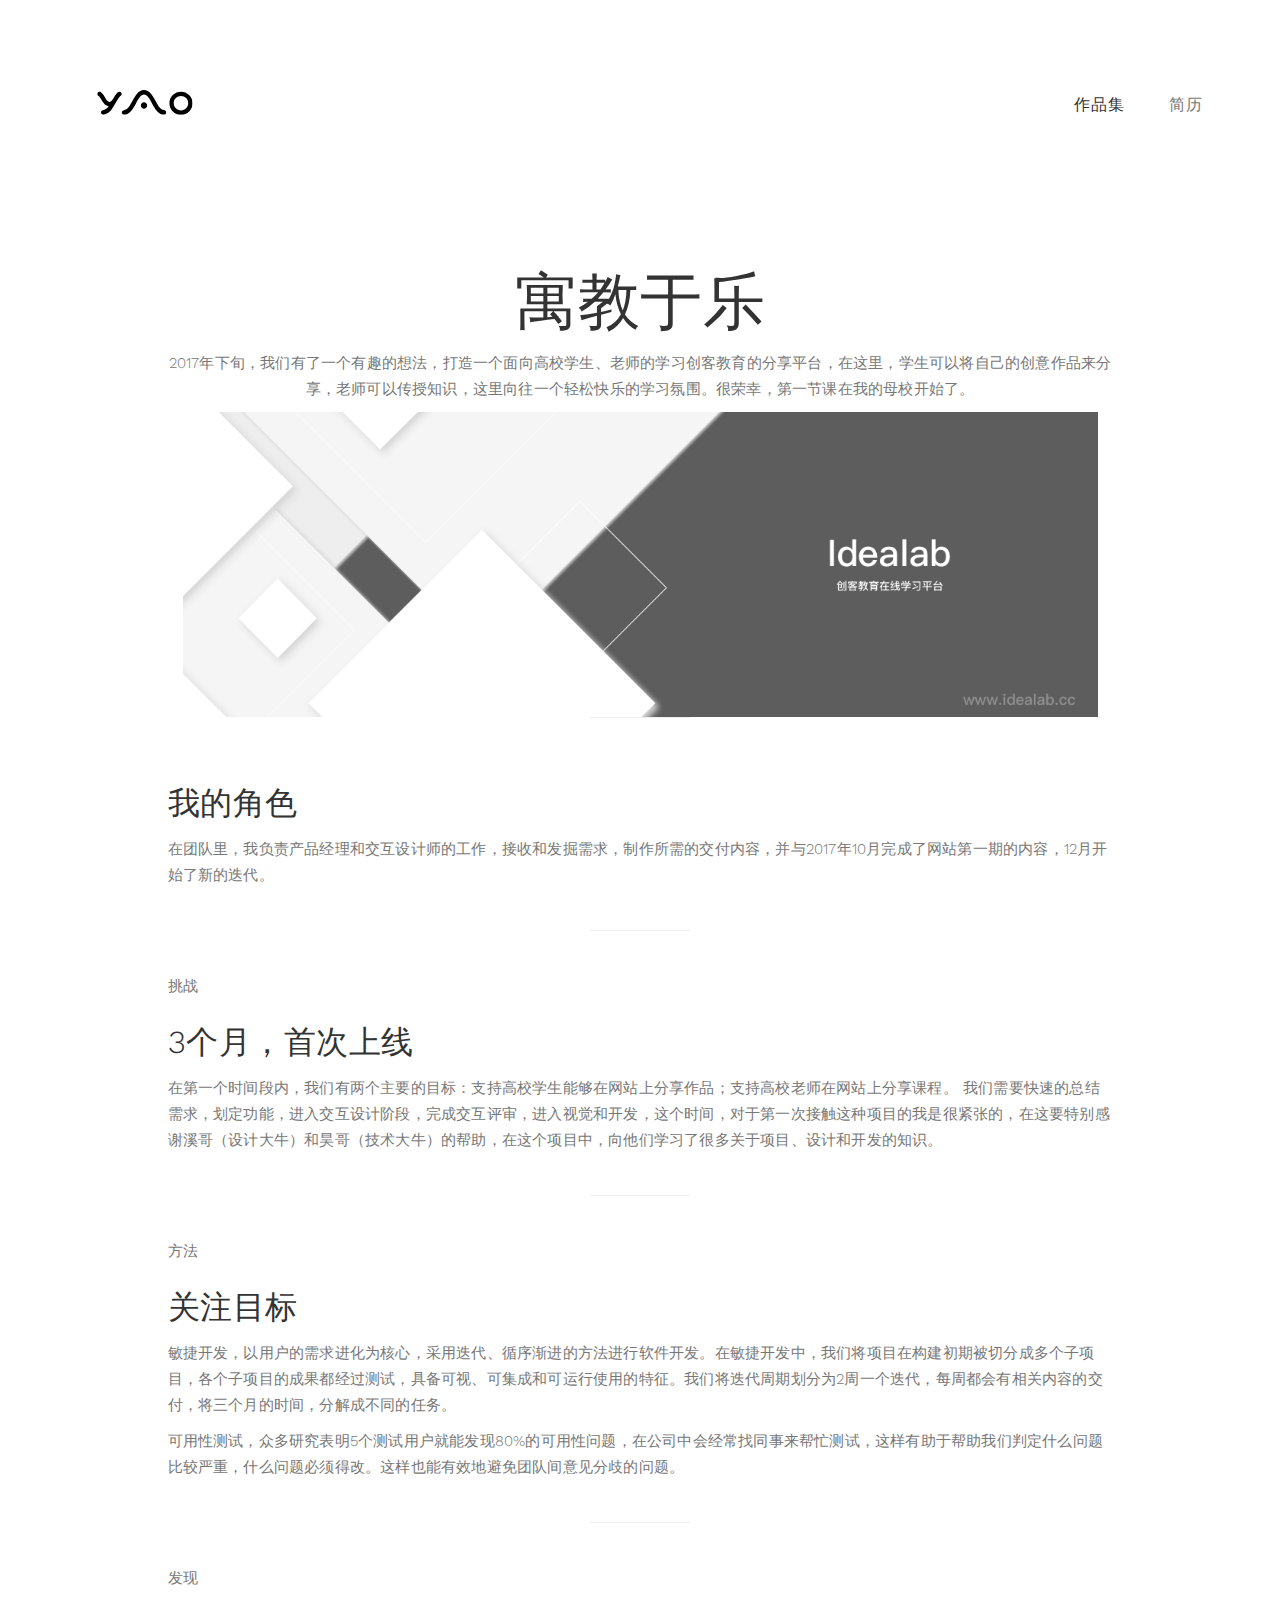
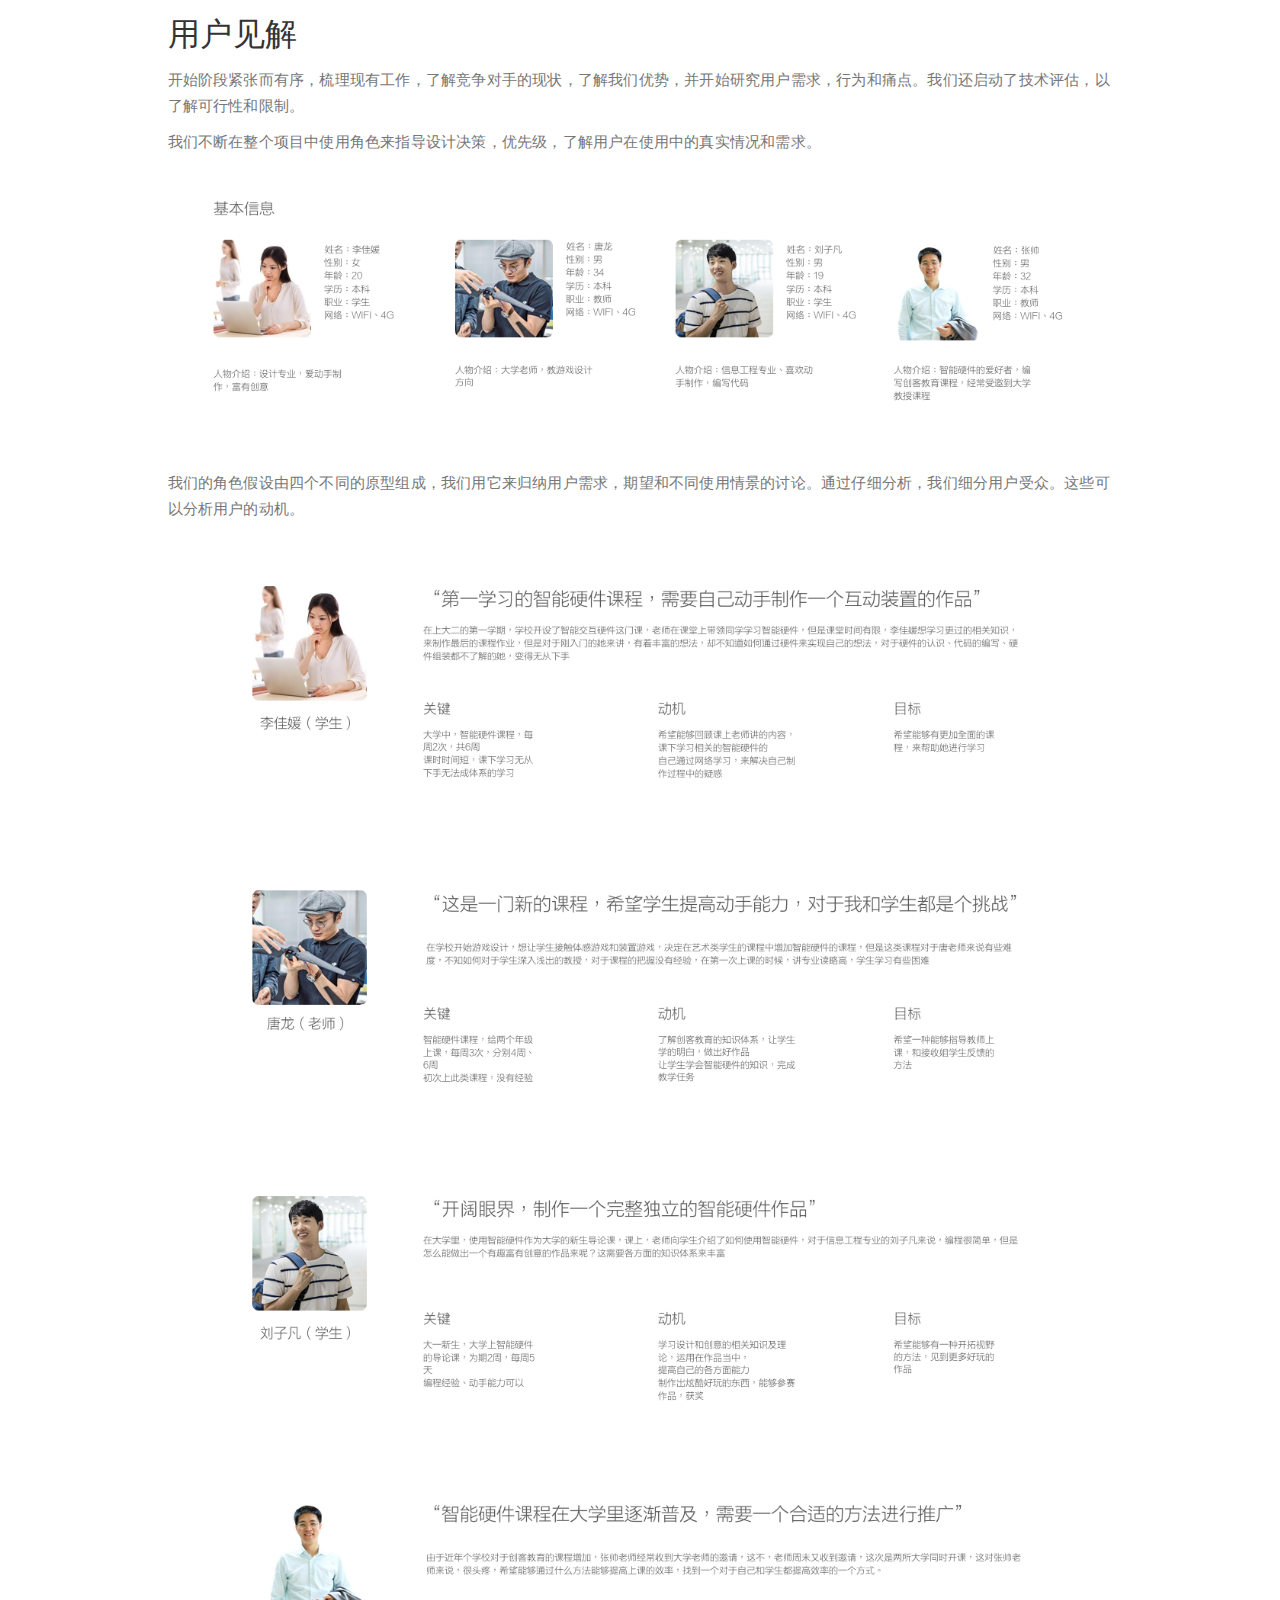
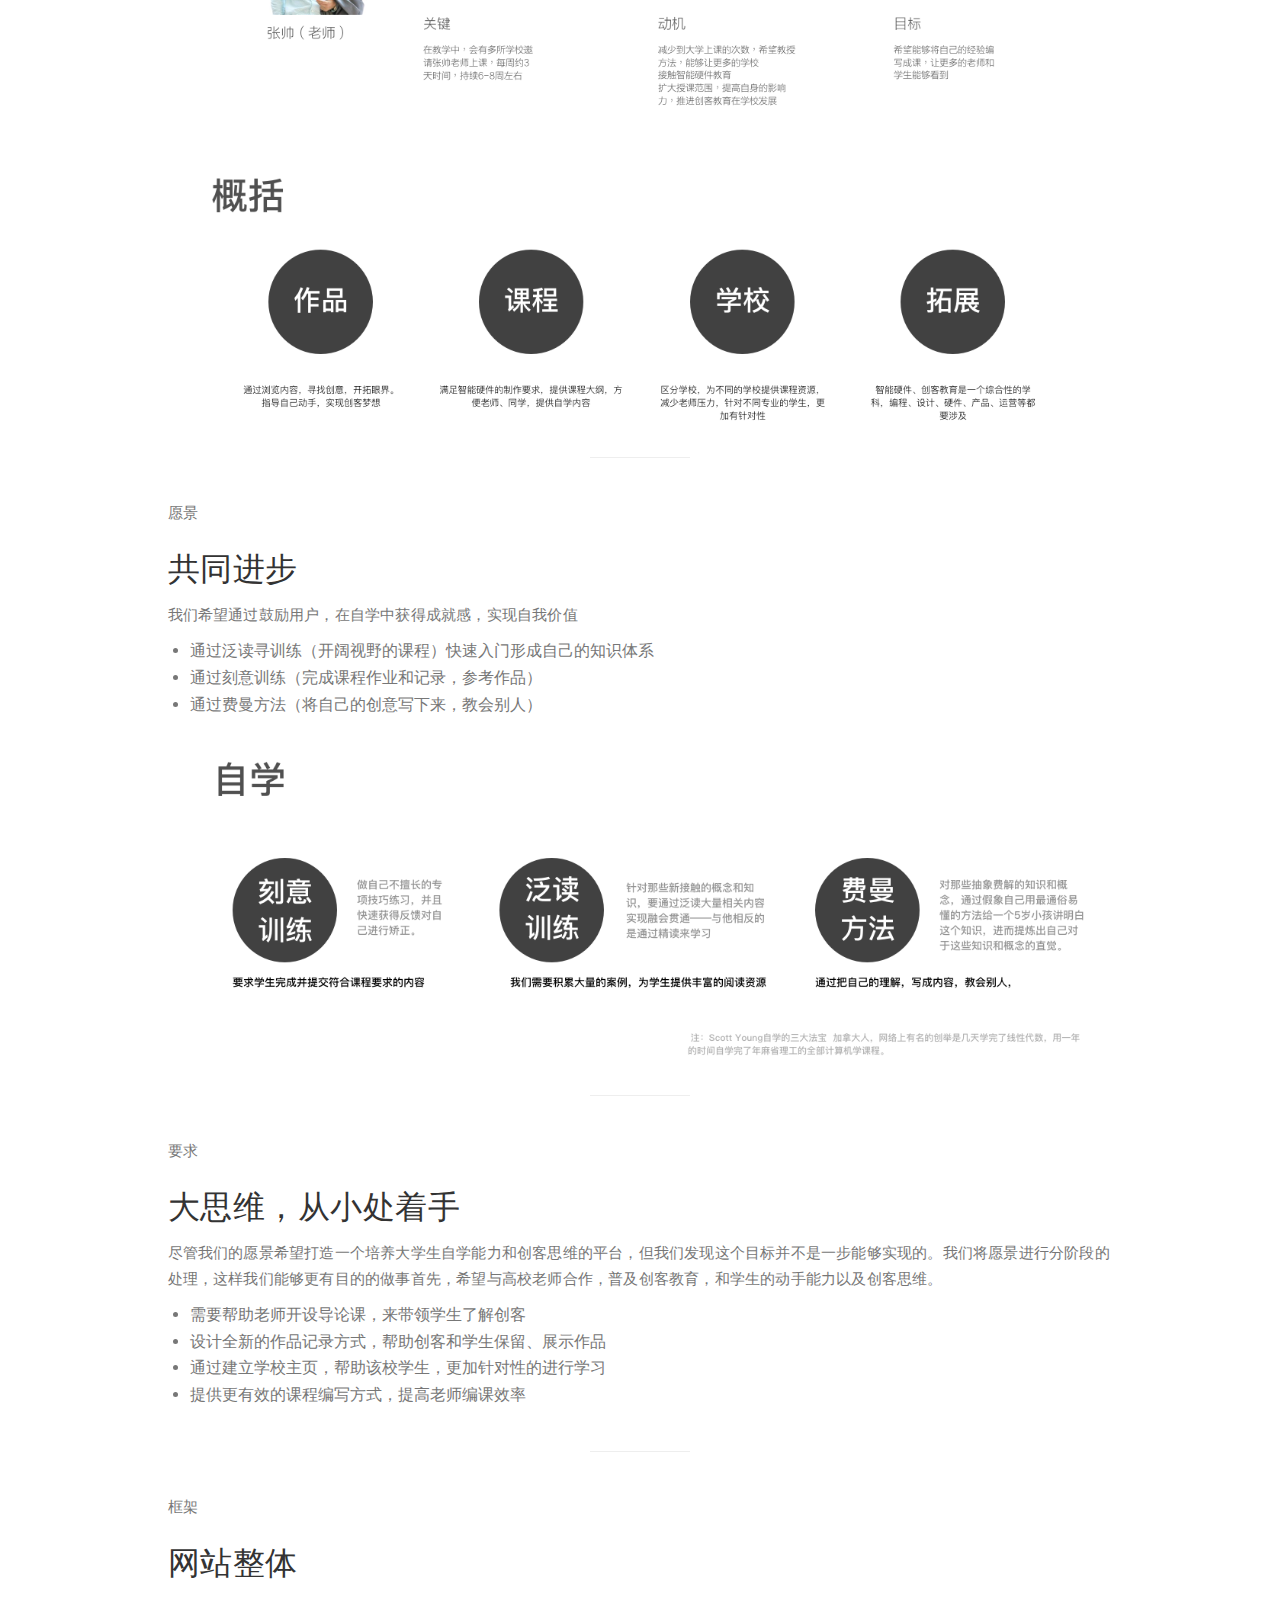
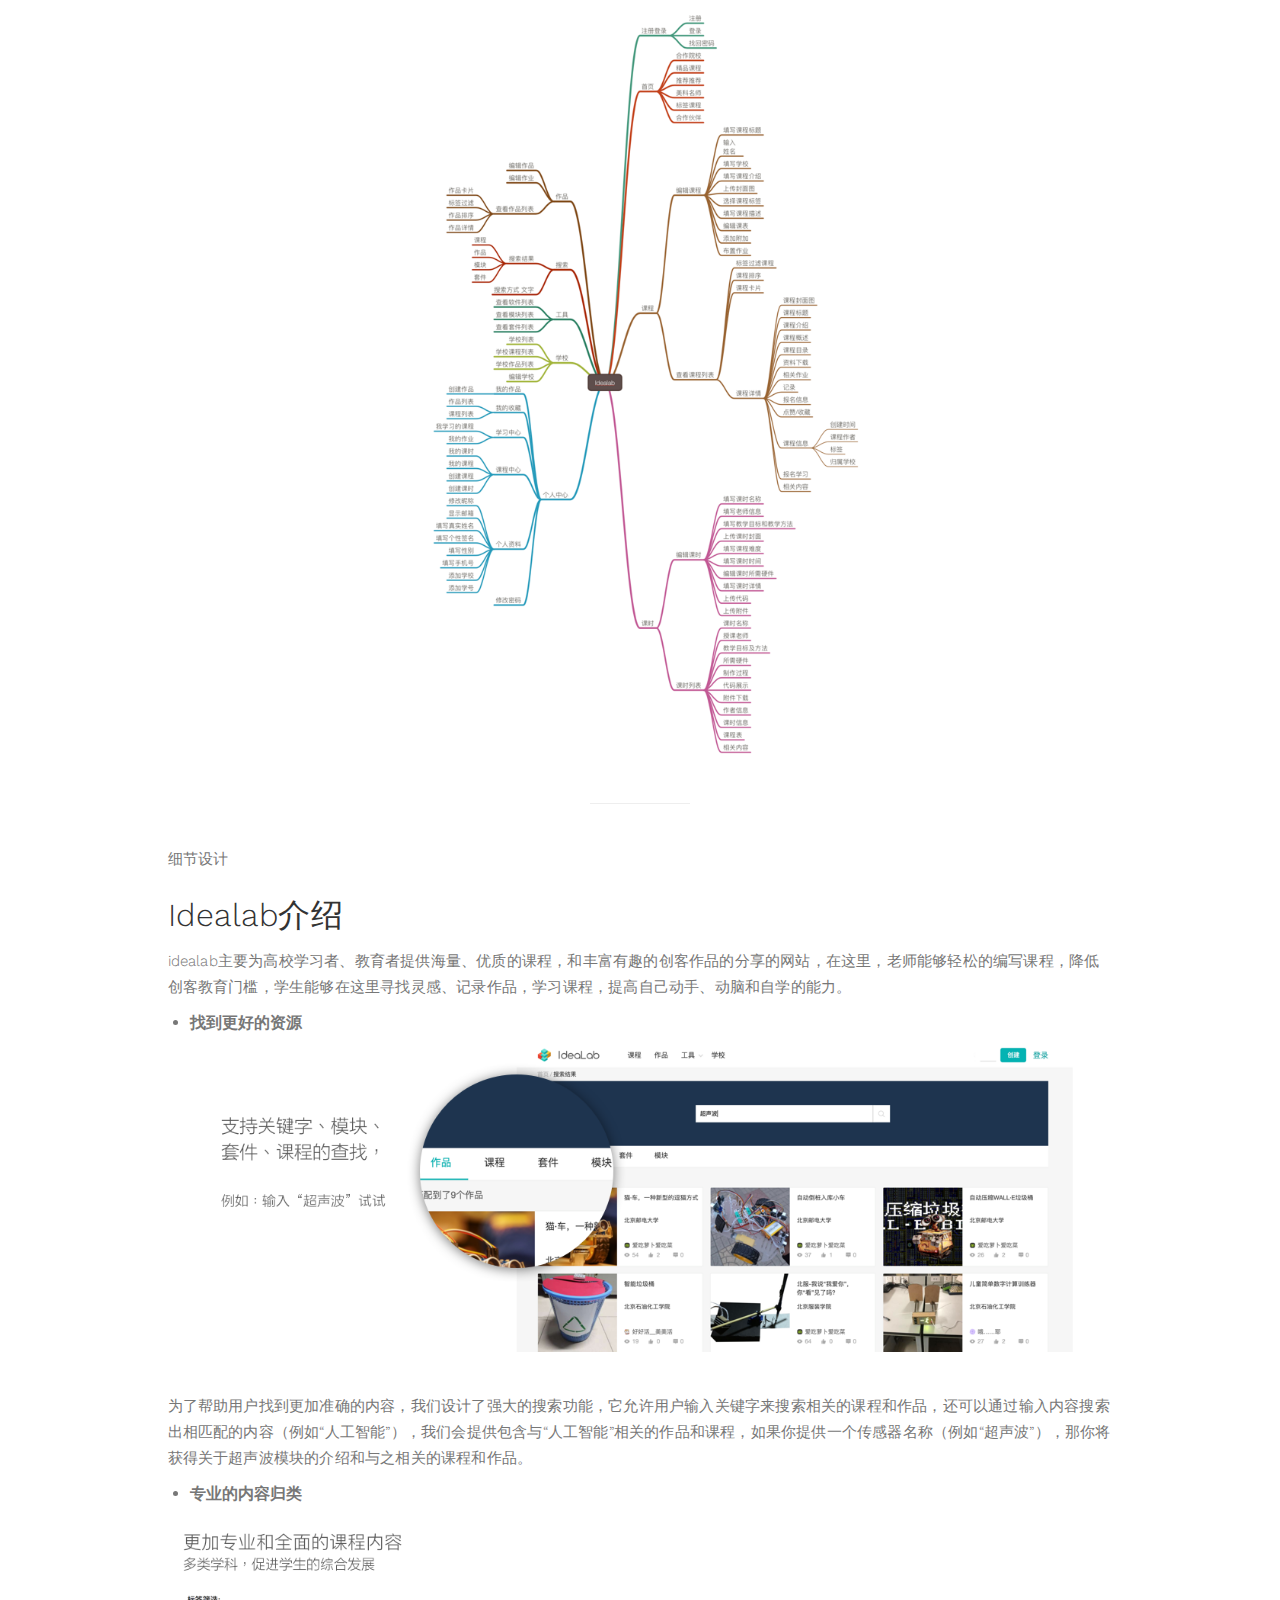
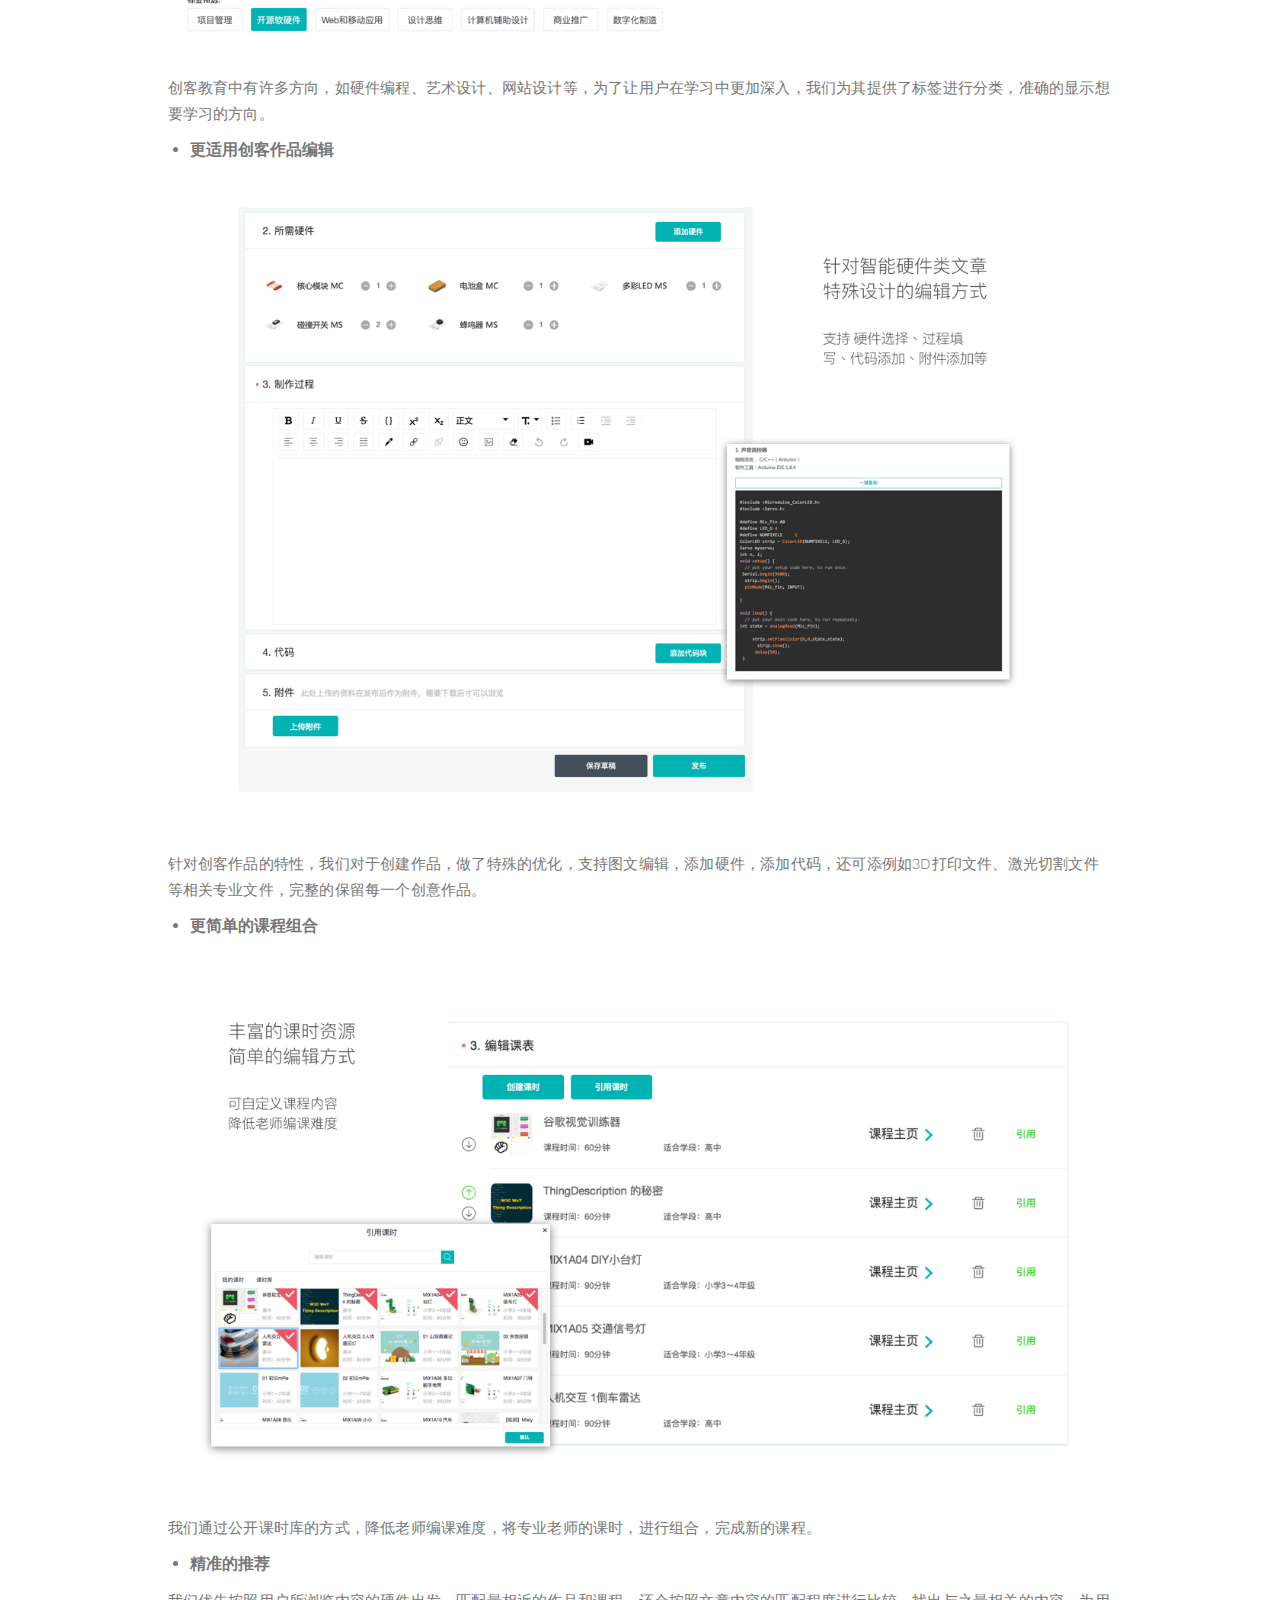
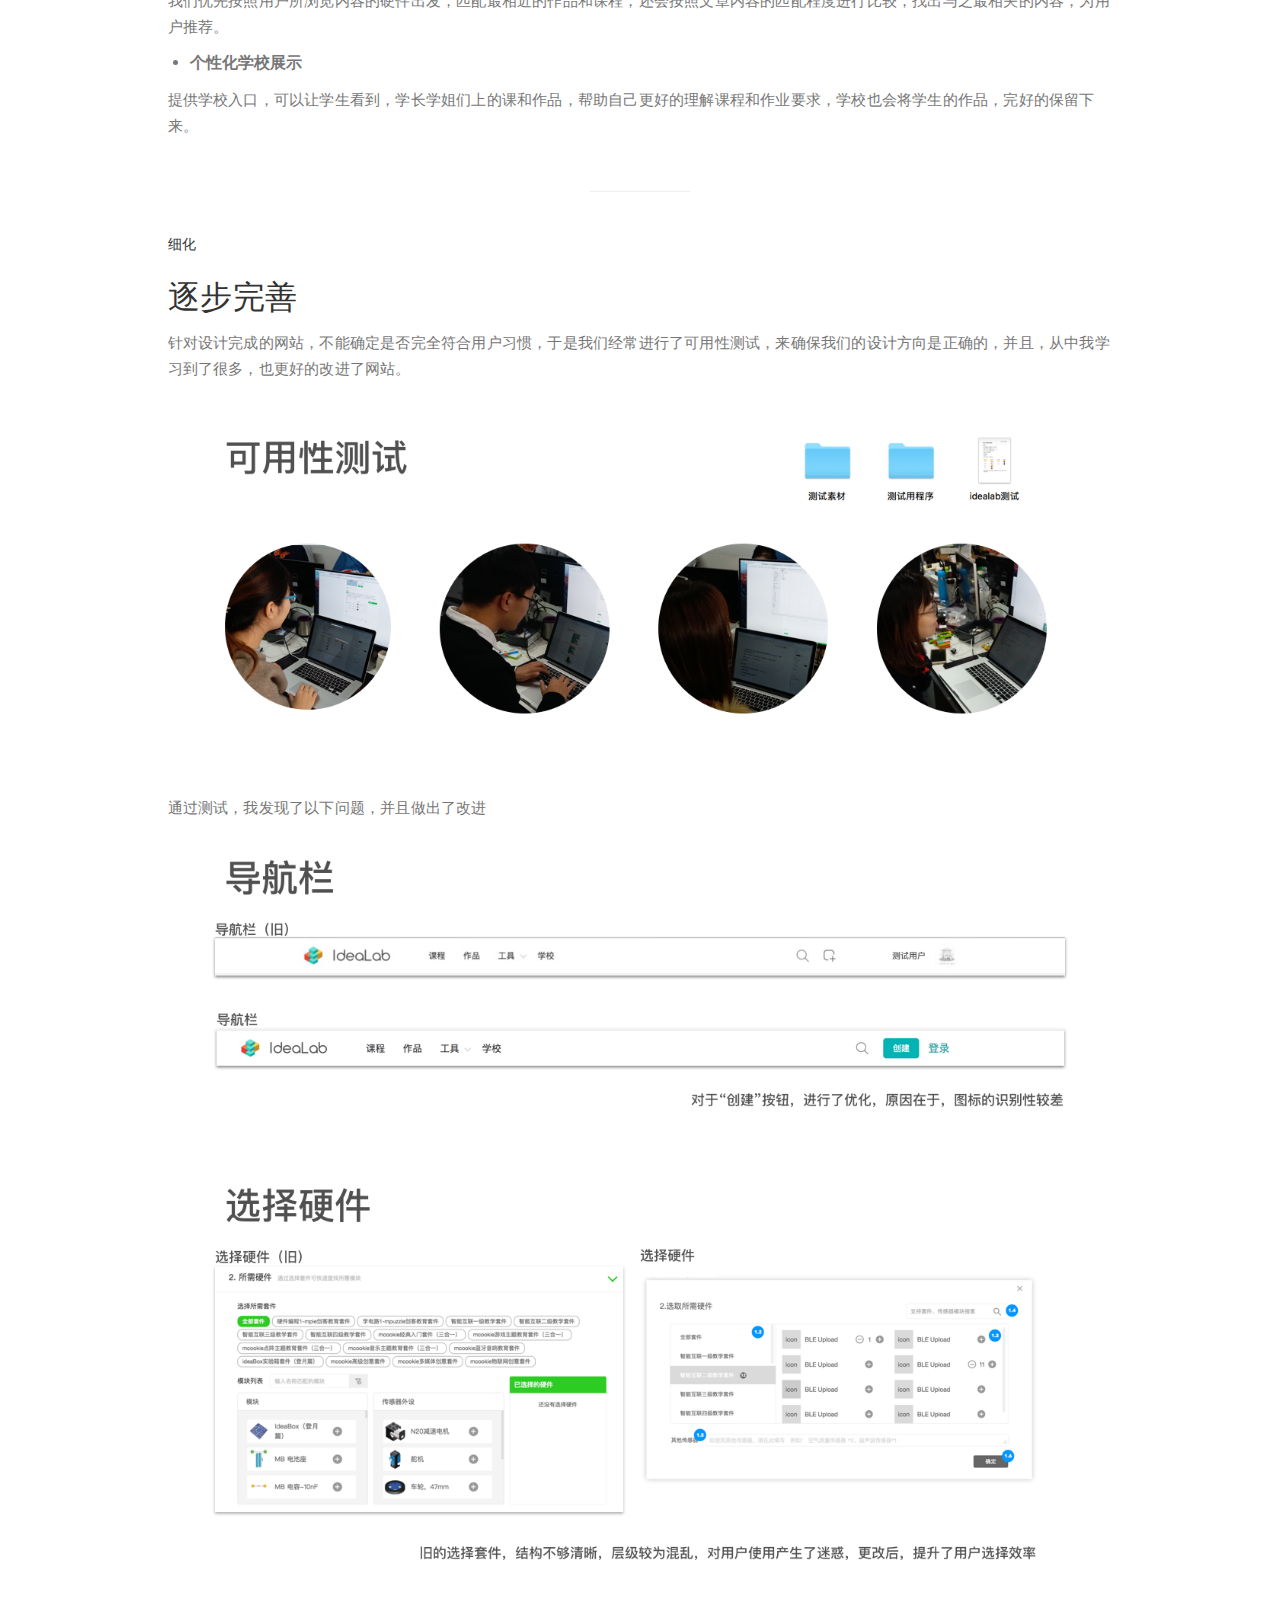
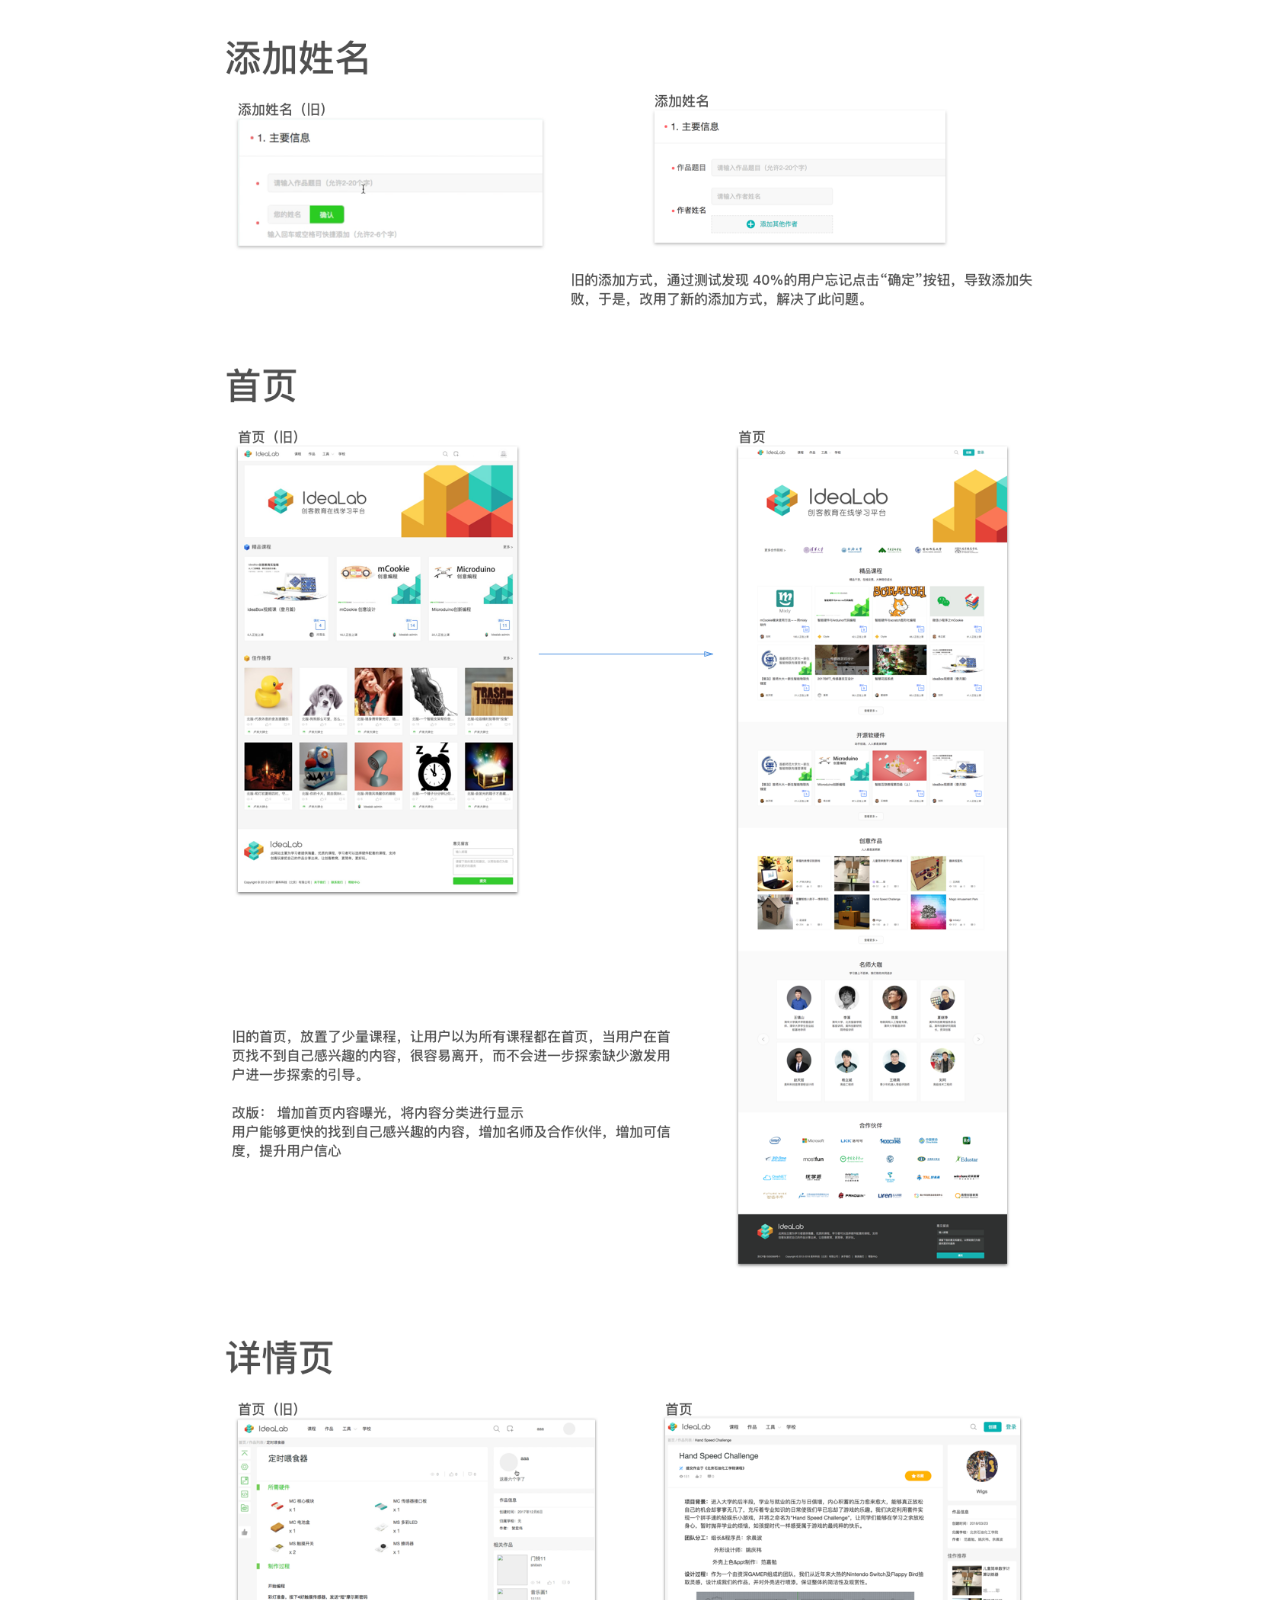
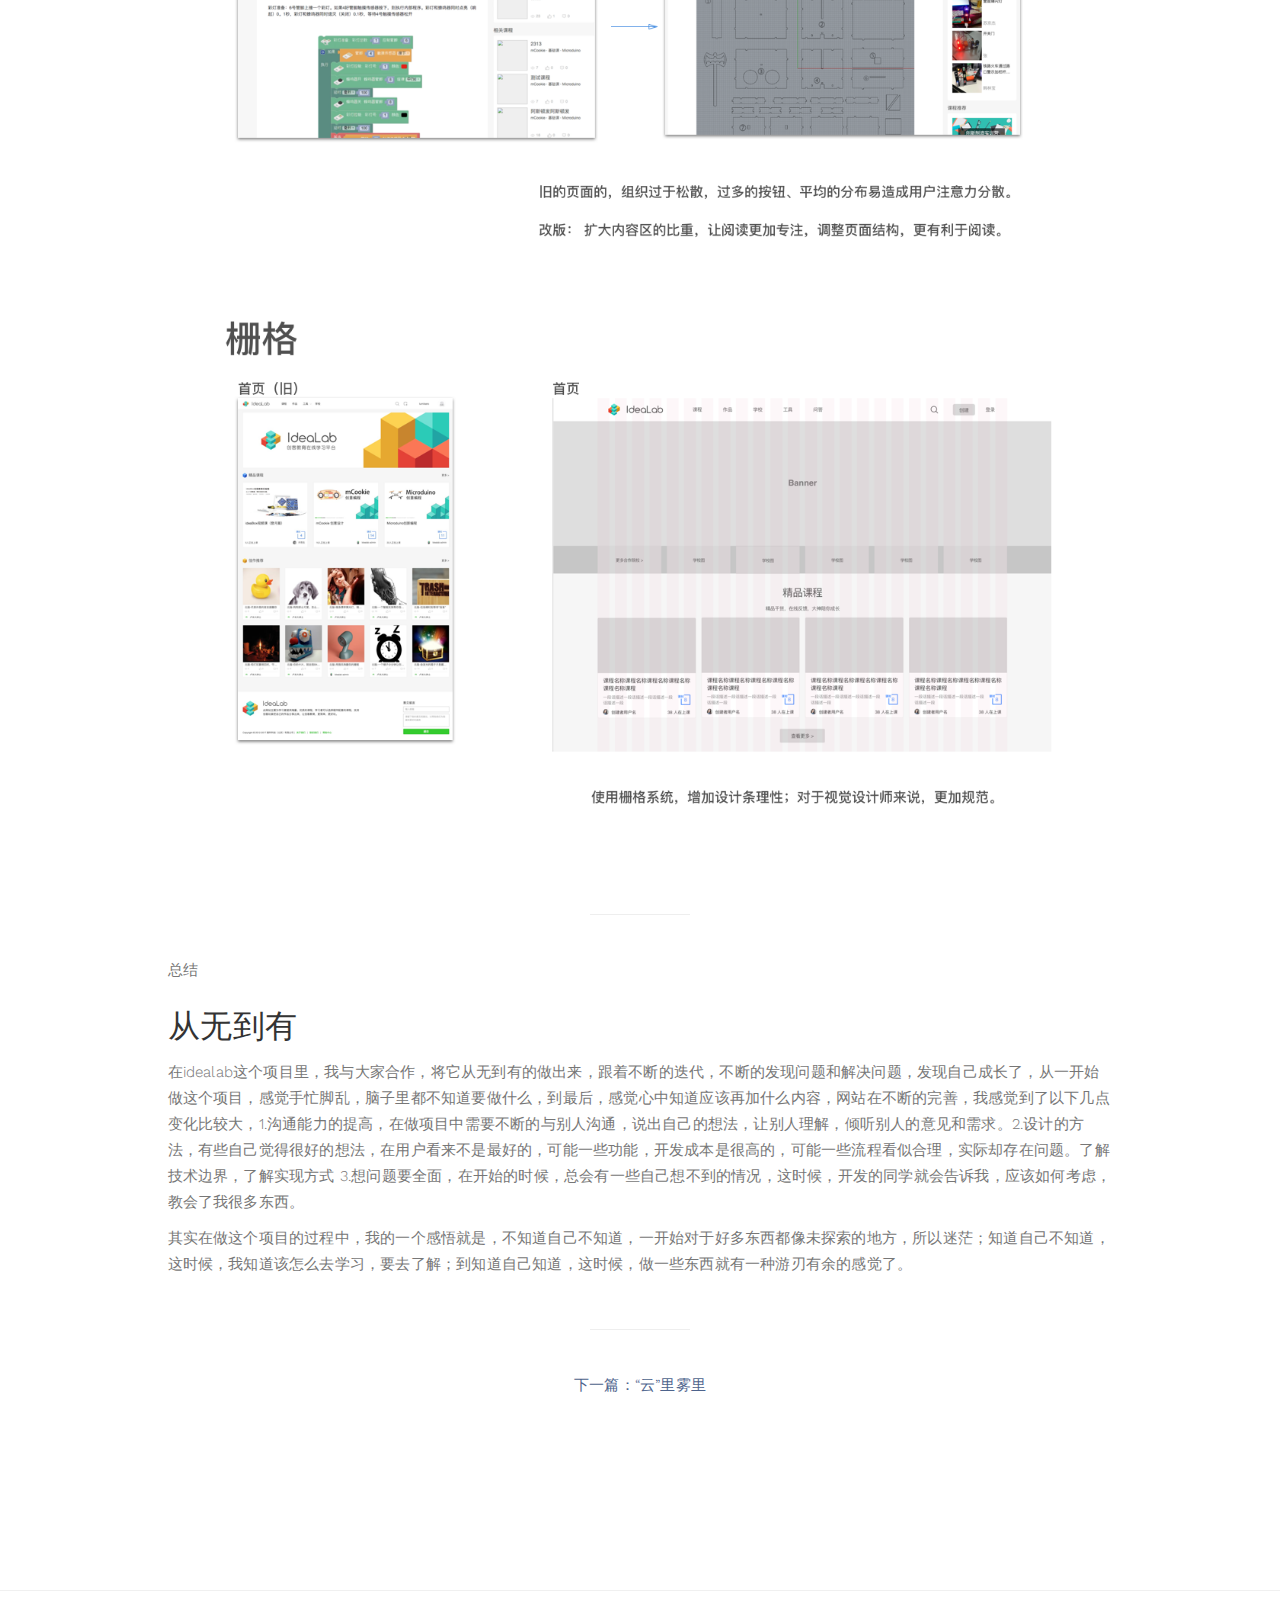
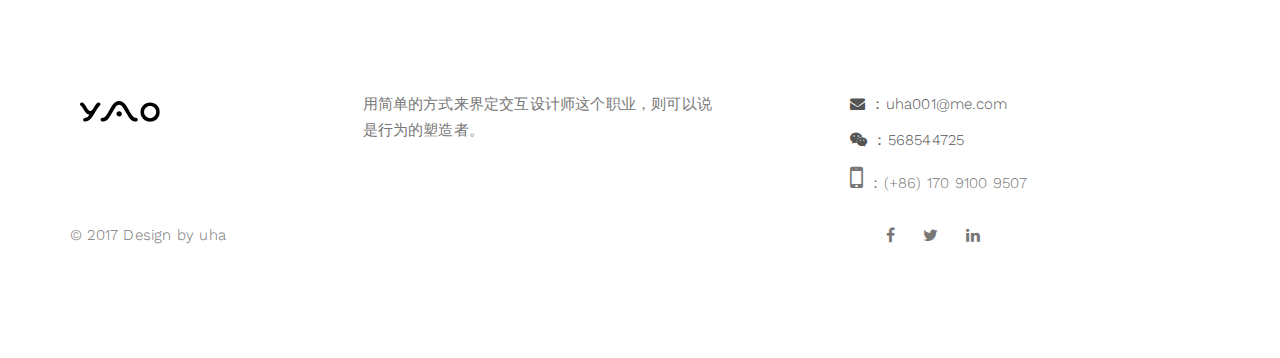
<file: projectone.html>
<!DOCTYPE html>
<html lang="en">
<head>

<meta charset="UTF-8">
<meta http-equiv="X-UA-Compatible" content="IE=Edge">
<meta name="description" content="">
<meta name="keywords" content="">
<meta name="author" content="">
<meta name="viewport" content="width=device-width, initial-scale=1, maximum-scale=1">

<title>胡盛垚的作品集</title>

<link rel="stylesheet" href="css/bootstrap.min.css">
<link rel="stylesheet" href="css/font-awesome.min.css">

<!-- Main css -->
<link rel="stylesheet" href="css/style.css">
<link href="https://fonts.useso.com/css?family=Work+Sans:300,400,700" rel="stylesheet">

</head>
<body>



<!-- PRE LOADER -->

<div class="preloader">
     <div class="sk-spinner sk-spinner-wordpress">
          <span class="sk-inner-circle"></span>
     </div>
</div>

<!-- Navigation section  -->

<div class="navbar navbar-default navbar-static-top" role="navigation">
     <div class="container">

          <div class="navbar-header">
               <button class="navbar-toggle" data-toggle="collapse" data-target=".navbar-collapse">
                    <span class="icon icon-bar"></span>
                    <span class="icon icon-bar"></span>
                    <span class="icon icon-bar"></span>
               </button>
               <a href="index.html" class="navbar-brand">
                    <svg width="100%" height="100%" viewBox="0 0 149 39" version="1.1" xml:space="preserve" style="fill-rule:evenodd;clip-rule:evenodd;stroke-linejoin:round;stroke-miterlimit:1.41421;width: 150px;">
                         <g transform="matrix(1,0,0,1,-0.0001,-0.0002)">
                               <clipPath id="_clip1">
                                    <rect x="0" y="0" width="148.646" height="38.587"/>
                         </clipPath>
                         <g clip-path="url(#_clip1)">
                                    <path d="M119.29,20.587C119.29,23.728 120.415,26.388 122.665,28.567C124.845,30.817 127.505,31.942 130.645,31.942C133.763,31.942 136.423,30.817 138.626,28.567C140.806,26.388 141.895,23.728 141.895,20.587C141.895,17.446 140.806,14.786 138.626,12.607C136.423,10.404 133.763,9.302 130.645,9.302C127.505,9.302 124.845,10.404 122.665,12.607C120.415,14.786 119.29,17.446 119.29,20.587M112.645,20.587C112.645,15.642 114.392,11.411 117.884,7.896C121.423,4.357 125.677,2.587 130.645,2.587C135.591,2.587 139.821,4.357 143.337,7.896C146.876,11.411 148.645,15.642 148.645,20.587C148.645,25.532 146.876,29.786 143.337,33.349C139.821,36.841 135.591,38.587 130.645,38.587C125.677,38.587 121.423,36.841 117.884,33.349C114.392,29.786 112.645,25.532 112.645,20.587" style="fill-rule:nonzero;"/>
                                    <g transform="matrix(1,0,0,1,0.0001,0.0002)">
                                         <path d="M3.389,2.901C4.797,2.907 6.188,3.573 7.98,5.505C9.058,6.654 10.429,8.669 12.094,11.552C13.5,13.966 14.578,15.618 15.328,16.509C16.57,17.986 17.836,18.724 19.125,18.724C20.391,18.724 21.644,17.986 22.887,16.509C23.215,16.111 23.613,15.56 24.082,14.857C24.269,14.552 24.456,14.259 24.644,13.978C25.089,13.275 25.581,12.466 26.121,11.552C27.785,8.669 29.156,6.654 30.234,5.505C31.578,4.057 33.282,2.83 34.731,2.901C34.739,2.901 34.747,2.901 34.755,2.901C36.61,2.901 38.114,4.405 38.114,6.26C38.114,7.371 37.575,8.356 36.743,8.967C36.118,9.495 35.845,9.567 35.329,10.144C34.378,11.208 33.328,12.489 31.922,14.927C30.914,16.662 30.023,18.091 29.25,19.216C28.687,20.13 28.09,21.138 27.457,22.24C24.434,27.513 21.937,31.193 19.969,33.279C16.733,36.768 9.887,40.154 6.963,37.517C6.276,36.902 5.844,36.008 5.844,35.013C5.844,33.305 7.118,31.895 8.768,31.682C10.458,31.238 13.578,30.526 15.82,27.864C16.359,27.232 16.98,26.388 17.683,25.333C14.894,24.959 12.398,23.458 10.195,20.833C9.187,19.638 7.887,17.669 6.293,14.927C4.887,12.489 3.937,10.728 3.059,10.075C2.635,9.76 2.254,9.508 1.938,9.304C0.793,8.769 0,7.607 0,6.26C0,4.405 1.504,2.901 3.359,2.901C3.369,2.901 3.379,2.901 3.389,2.901Z"/>
                                         </g>
                                          <g transform="matrix(1,0,0,1,0.0001,0.0002)">
                                              <path d="M41.934,31.396L41.934,31.37C44.23,31.37 46.504,29.939 48.754,27.077C50.113,25.345 52.07,22.131 54.625,17.436C57.648,11.838 60.121,7.921 62.043,5.686C65.324,1.895 68.945,-0.001 72.906,-0.001C76.891,-0.001 80.523,1.895 83.805,5.686C85.726,7.921 88.199,11.838 91.223,17.436C93.777,22.131 95.734,25.345 97.094,27.077C99.344,29.939 101.617,31.37 103.914,31.37L103.914,31.374L103.926,31.374C105.911,31.374 107.521,32.983 107.521,34.969C107.521,36.955 105.911,38.564 103.926,38.564L103.914,38.564L103.914,38.564C99.883,38.564 96.227,36.668 92.945,32.877C90.977,30.642 88.48,26.7 85.457,21.051C82.949,16.357 81.015,13.168 79.656,11.486C77.453,8.623 75.203,7.192 72.906,7.192C70.633,7.192 68.394,8.623 66.191,11.486C64.832,13.168 62.898,16.357 60.391,21.051C57.367,26.7 54.871,30.642 52.902,32.877C49.598,36.668 45.941,38.564 41.934,38.564L41.934,38.564L41.934,38.564C39.955,38.564 38.35,36.959 38.35,34.98C38.35,33.001 39.955,31.396 41.934,31.396L41.934,31.396ZM76.457,27.569C75.449,28.577 74.265,29.081 72.906,29.081C71.57,29.081 70.398,28.577 69.391,27.569C68.453,26.632 67.984,25.46 67.984,24.053C67.984,22.694 68.453,21.546 69.391,20.608C70.398,19.624 71.57,19.131 72.906,19.131C74.265,19.131 75.449,19.624 76.457,20.608C77.394,21.546 77.863,22.694 77.863,24.053C77.863,25.46 77.394,26.632 76.457,27.569Z"/>
                                          </g>
                                    </g>
                         </g>
                         </svg>
               </a>
          </div>
          <div class="collapse navbar-collapse">
               <ul class="nav navbar-nav navbar-right">
                    <li class="active"><a href="index.html">作品集</a></li>
                    <li><a href="jl.html">简历</a></li>
                    <!-- Home Section<li><a href="blog.html">记录</a></li> -->
               </ul>
          </div>

  </div>
</div>


<!-- About Section -->

<section id="about">
     <div class="container">
          <div class="row">

               <div class="col-md-offset-1 col-md-10 col-sm-12">
                    <div class="section-title">
                         
                         <h1>寓教于乐</h1>
                         <p>2017年下旬，我们有了一个有趣的想法，打造一个面向高校学生、老师的学习创客教育的分享平台，在这里，学生可以将自己的创意作品来分享，老师可以传授知识，这里向往一个轻松快乐的学习氛围。很荣幸，第一节课在我的母校开始了。</p>
                         <div class="col-md-12 col-sm-12">
                         <img src="images/po1.png" class="img-responsive" alt="Portfolio">
                         </div>
                    </div>
                    <hr>
                    <div class="clearfix">
                    <h2>我的角色</h2>
                    <p>在团队里，我负责产品经理和交互设计师的工作，接收和发掘需求，制作所需的交付内容，并与2017年10月完成了网站第一期的内容，12月开始了新的迭代。</p>
                    
                    <hr>
                    </div>
                    <div class="clearfix">
                    <p style="text-indent:0em;">挑战</p>
                    <h2>3个月，首次上线</h2>
                    <p>在第一个时间段内，我们有两个主要的目标：支持高校学生能够在网站上分享作品；支持高校老师在网站上分享课程。
                          我们需要快速的总结需求，划定功能，进入交互设计阶段，完成交互评审，进入视觉和开发，这个时间，对于第一次接触这种项目的我是很紧张的，在这要特别感谢溪哥（设计大牛）和昊哥（技术大牛）的帮助，在这个项目中，向他们学习了很多关于项目、设计和开发的知识。</p>

                    <hr>
                    </div>

                    <div class="clearfix">
                    <p style="text-indent:0em;">方法</p>
                    <h2>关注目标</h2>
                    <p>敏捷开发，以用户的需求进化为核心，采用迭代、循序渐进的方法进行软件开发。在敏捷开发中，我们将项目在构建初期被切分成多个子项目，各个子项目的成果都经过测试，具备可视、可集成和可运行使用的特征。我们将迭代周期划分为2周一个迭代，每周都会有相关内容的交付，将三个月的时间，分解成不同的任务。</p>
                    <p>可用性测试，众多研究表明5个测试用户就能发现80%的可用性问题，在公司中会经常找同事来帮忙测试，这样有助于帮助我们判定什么问题比较严重，什么问题必须得改。这样也能有效地避免团队间意见分歧的问题。</p>
                    <hr>
                    </div>

                    <div class="clearfix">
                    <p style="text-indent:0em;">发现</p>
                    <h2>用户见解</h2>
                    <p>开始阶段紧张而有序，梳理现有工作，了解竞争对手的现状，了解我们优势，并开始研究用户需求，行为和痛点。我们还启动了技术评估，以了解可行性和限制。</p>
                    
                    <p>我们不断在整个项目中使用角色来指导设计决策，优先级，了解用户在使用中的真实情况和需求。</p>                    
                     <div class="col-md-12 col-sm-12">
                         <img src="images/po2.png" class="img-responsive" alt="Portfolio">
                     </div>
                     <p>我们的角色假设由四个不同的原型组成，我们用它来归纳用户需求，期望和不同使用情景的讨论。通过仔细分析，我们细分用户受众。这些可以分析用户的动机。
                    </p>
                    <div class="col-md-12 col-sm-12">
                         <img src="images/po3.png" class="img-responsive" alt="Portfolio">
                     </div>
                     <div class="col-md-12 col-sm-12">
                         <img src="images/po4.png" class="img-responsive" alt="Portfolio">
                     </div>
                     <div class="col-md-12 col-sm-12">
                         <img src="images/po9.png" class="img-responsive" alt="Portfolio">
                     </div>
                     <div class="col-md-12 col-sm-12">
                         <img src="images/po10.png" class="img-responsive" alt="Portfolio">
                     </div>
                     <div class="col-md-12 col-sm-12">
                         <img src="images/po11.png" class="img-responsive" alt="Portfolio">
                     </div>
                     
                    
                    <hr>
                    </div>


                    <div class="clearfix">
                    <p style="text-indent:0em;">愿景</p>
                    <h2>共同进步</h2>
                    <p>我们希望通过鼓励用户，在自学中获得成就感，实现自我价值</p>  
                                     
                         <ul>
                              <li>通过泛读寻训练（开阔视野的课程）快速入门形成自己的知识体系</li>
                              <li>通过刻意训练（完成课程作业和记录，参考作品）</li>
                              <li>通过费曼方法（将自己的创意写下来，教会别人）</li>
                         </ul>  
                    <div class="col-md-12 col-sm-12">
                         <img src="images/po12.png" class="img-responsive" alt="Portfolio">
                     </div>                   
                         <hr>
                    </div>

                    <div class="clearfix">
                    <p style="text-indent:0em;">要求</p>
                    <h2>大思维，从小处着手</h2>
                    <p>尽管我们的愿景希望打造一个培养大学生自学能力和创客思维的平台，但我们发现这个目标并不是一步能够实现的。我们将愿景进行分阶段的处理，这样我们能够更有目的的做事首先，希望与高校老师合作，普及创客教育，和学生的动手能力以及创客思维。</p>
                         <ul>
                              <li>需要帮助老师开设导论课，来带领学生了解创客</li>
                              <li>设计全新的作品记录方式，帮助创客和学生保留、展示作品</li>
                              <li>通过建立学校主页，帮助该校学生，更加针对性的进行学习</li>
                              <li>提供更有效的课程编写方式，提高老师编课效率</li>
                         </ul>  

                    <hr>        
                    </div>

                    <div class="clearfix">
                    <p style="text-indent:0em;">框架</p>
                    <h2>网站整体</h2>
                    <div class="col-md-12 col-sm-12">
                         <img src="images/po13.png" class="img-responsive" alt="Portfolio">
                     </div>           
                    </div>
                    <hr>
                    <div class="clearfix">
                    <p style="text-indent:0em;">细节设计</p>
                    <h2>Idealab介绍</h2>
                    <p>idealab主要为高校学习者、教育者提供海量、优质的课程，和丰富有趣的创客作品的分享的网站，在这里，老师能够轻松的编写课程，降低创客教育门槛，学生能够在这里寻找灵感、记录作品，学习课程，提高自己动手、动脑和自学的能力。</p>
                    <ul><li><b> 找到更好的资源</b></li></ul>
                   
                    <div class="col-md-12 col-sm-12">
                         <img src="images/po5.png" class="img-responsive" alt="Portfolio">
                    </div>
                     <p>为了帮助用户找到更加准确的内容，我们设计了强大的搜索功能，它允许用户输入关键字来搜索相关的课程和作品，还可以通过输入内容搜索出相匹配的内容（例如“人工智能”），我们会提供包含与“人工智能”相关的作品和课程，如果你提供一个传感器名称（例如“超声波”），那你将获得关于超声波模块的介绍和与之相关的课程和作品。</p>
                    <ul><li><b> 专业的内容归类</b></li></ul>
                    <div class="col-md-12 col-sm-12">
                         <img src="images/po7.png" class="img-responsive" alt="Portfolio">
                    </div>
                    <p>创客教育中有许多方向，如硬件编程、艺术设计、网站设计等，为了让用户在学习中更加深入，我们为其提供了标签进行分类，准确的显示想要学习的方向。</p>
                    <ul><li><b> 更适用创客作品编辑</b></li></ul>
                    <div class="col-md-12 col-sm-12">
                         <img src="images/po6.png" class="img-responsive" alt="Portfolio">
                    </div>
                    <p>针对创客作品的特性，我们对于创建作品，做了特殊的优化，支持图文编辑，添加硬件，添加代码，还可添例如3D打印文件、激光切割文件等相关专业文件，完整的保留每一个创意作品。</p>
                    <ul><li><b> 更简单的课程组合</b></li></ul>
                    <div class="col-md-12 col-sm-12">
                         <img src="images/po8.png" class="img-responsive" alt="Portfolio">
                    </div>
                    <p>我们通过公开课时库的方式，降低老师编课难度，将专业老师的课时，进行组合，完成新的课程。</p>
                    <ul><li><b> 精准的推荐</b></li></ul>
                    <p>我们优先按照用户所浏览内容的硬件出发，匹配最相近的作品和课程，还会按照文章内容的匹配程度进行比较，找出与之最相关的内容，为用户推荐。</p>
                    <ul><li><b> 个性化学校展示</b></li></ul>
                    <p>提供学校入口，可以让学生看到，学长学姐们上的课和作品，帮助自己更好的理解课程和作业要求，学校也会将学生的作品，完好的保留下来。</p>
     
                    </div>
                    <hr>
                    <div class="clearfix">细化</p>
                    <h2>逐步完善</h2>
                    <p>针对设计完成的网站，不能确定是否完全符合用户习惯，于是我们经常进行了可用性测试，来确保我们的设计方向是正确的，并且，从中我学习到了很多，也更好的改进了网站。</p>
                     <div class="col-md-12 col-sm-12">
                         <img src="images/po14.png" class="img-responsive" alt="Portfolio">
                    </div>
                    <p>通过测试，我发现了以下问题，并且做出了改进</p>
                    <div class="col-md-12 col-sm-12">
                         <img src="images/po15.png" class="img-responsive" alt="Portfolio">
                    </div>
                    <div class="col-md-12 col-sm-12">
                         <img src="images/po16.png" class="img-responsive" alt="Portfolio">
                    </div>
                    <div class="col-md-12 col-sm-12">
                         <img src="images/po17.png" class="img-responsive" alt="Portfolio">
                    </div>
                    <div class="col-md-12 col-sm-12">
                         <img src="images/po18.png" class="img-responsive" alt="Portfolio">
                    </div>
                    <div class="col-md-12 col-sm-12">
                         <img src="images/po19.png" class="img-responsive" alt="Portfolio">
                    </div>
                    <div class="col-md-12 col-sm-12">
                         <img src="images/po20.png" class="img-responsive" alt="Portfolio">
                    </div>
                    </div>



                    <hr>
                    <div class="clearfix">
                    <p style="text-indent:0em;">总结</p>
                    <h2>从无到有</h2>
                    <p>在idealab这个项目里，我与大家合作，将它从无到有的做出来，跟着不断的迭代，不断的发现问题和解决问题，发现自己成长了，从一开始做这个项目，感觉手忙脚乱，脑子里都不知道要做什么，到最后，感觉心中知道应该再加什么内容，网站在不断的完善，我感觉到了以下几点变化比较大，1.沟通能力的提高，在做项目中需要不断的与别人沟通，说出自己的想法，让别人理解，倾听别人的意见和需求。2.设计的方法，有些自己觉得很好的想法，在用户看来不是最好的，可能一些功能，开发成本是很高的，可能一些流程看似合理，实际却存在问题。了解技术边界，了解实现方式 3.想问题要全面，在开始的时候，总会有一些自己想不到的情况，这时候，开发的同学就会告诉我，应该如何考虑，教会了我很多东西。</p>
                    <p>其实在做这个项目的过程中，我的一个感悟就是，不知道自己不知道，一开始对于好多东西都像未探索的地方，所以迷茫；知道自己不知道，这时候，我知道该怎么去学习，要去了解；到知道自己知道，这时候，做一些东西就有一种游刃有余的感觉了。</p>
                    </div>
                    <hr>
                    <div class="section-title">
                         <p><a href="projecttwo.html">下一篇：“云”里雾里</a></p>
                    </div>
               </div>

          </div>
     </div>
</section>

<!-- Footer Section -->

<footer>
     <div class="container">
          <div class="row">

               <div class="col-md-3 col-sm-3">
                    <svg width="100%" height="100%" viewBox="0 0 149 39" version="1.1" xmlns="http://www.w3.org/2000/svg" xmlns:xlink="http://www.w3.org/1999/xlink" xml:space="preserve" style="fill-rule:evenodd;clip-rule:evenodd;stroke-linejoin:round;stroke-miterlimit:1.41421;width: 100px;padding: 10px;">
    <g transform="matrix(1,0,0,1,-0.0001,-0.0002)">
        <clipPath id="_clip1">
            <rect x="0" y="0" width="148.646" height="38.587"/>
        </clipPath>
        <g clip-path="url(#_clip1)">
            <path d="M119.29,20.587C119.29,23.728 120.415,26.388 122.665,28.567C124.845,30.817 127.505,31.942 130.645,31.942C133.763,31.942 136.423,30.817 138.626,28.567C140.806,26.388 141.895,23.728 141.895,20.587C141.895,17.446 140.806,14.786 138.626,12.607C136.423,10.404 133.763,9.302 130.645,9.302C127.505,9.302 124.845,10.404 122.665,12.607C120.415,14.786 119.29,17.446 119.29,20.587M112.645,20.587C112.645,15.642 114.392,11.411 117.884,7.896C121.423,4.357 125.677,2.587 130.645,2.587C135.591,2.587 139.821,4.357 143.337,7.896C146.876,11.411 148.645,15.642 148.645,20.587C148.645,25.532 146.876,29.786 143.337,33.349C139.821,36.841 135.591,38.587 130.645,38.587C125.677,38.587 121.423,36.841 117.884,33.349C114.392,29.786 112.645,25.532 112.645,20.587" style="fill-rule:nonzero;"/>
            <g transform="matrix(1,0,0,1,0.0001,0.0002)">
                <path d="M3.389,2.901C4.797,2.907 6.188,3.573 7.98,5.505C9.058,6.654 10.429,8.669 12.094,11.552C13.5,13.966 14.578,15.618 15.328,16.509C16.57,17.986 17.836,18.724 19.125,18.724C20.391,18.724 21.644,17.986 22.887,16.509C23.215,16.111 23.613,15.56 24.082,14.857C24.269,14.552 24.456,14.259 24.644,13.978C25.089,13.275 25.581,12.466 26.121,11.552C27.785,8.669 29.156,6.654 30.234,5.505C31.578,4.057 33.282,2.83 34.731,2.901C34.739,2.901 34.747,2.901 34.755,2.901C36.61,2.901 38.114,4.405 38.114,6.26C38.114,7.371 37.575,8.356 36.743,8.967C36.118,9.495 35.845,9.567 35.329,10.144C34.378,11.208 33.328,12.489 31.922,14.927C30.914,16.662 30.023,18.091 29.25,19.216C28.687,20.13 28.09,21.138 27.457,22.24C24.434,27.513 21.937,31.193 19.969,33.279C16.733,36.768 9.887,40.154 6.963,37.517C6.276,36.902 5.844,36.008 5.844,35.013C5.844,33.305 7.118,31.895 8.768,31.682C10.458,31.238 13.578,30.526 15.82,27.864C16.359,27.232 16.98,26.388 17.683,25.333C14.894,24.959 12.398,23.458 10.195,20.833C9.187,19.638 7.887,17.669 6.293,14.927C4.887,12.489 3.937,10.728 3.059,10.075C2.635,9.76 2.254,9.508 1.938,9.304C0.793,8.769 0,7.607 0,6.26C0,4.405 1.504,2.901 3.359,2.901C3.369,2.901 3.379,2.901 3.389,2.901Z"/>
            </g>
            <g transform="matrix(1,0,0,1,0.0001,0.0002)">
                <path d="M41.934,31.396L41.934,31.37C44.23,31.37 46.504,29.939 48.754,27.077C50.113,25.345 52.07,22.131 54.625,17.436C57.648,11.838 60.121,7.921 62.043,5.686C65.324,1.895 68.945,-0.001 72.906,-0.001C76.891,-0.001 80.523,1.895 83.805,5.686C85.726,7.921 88.199,11.838 91.223,17.436C93.777,22.131 95.734,25.345 97.094,27.077C99.344,29.939 101.617,31.37 103.914,31.37L103.914,31.374L103.926,31.374C105.911,31.374 107.521,32.983 107.521,34.969C107.521,36.955 105.911,38.564 103.926,38.564L103.914,38.564L103.914,38.564C99.883,38.564 96.227,36.668 92.945,32.877C90.977,30.642 88.48,26.7 85.457,21.051C82.949,16.357 81.015,13.168 79.656,11.486C77.453,8.623 75.203,7.192 72.906,7.192C70.633,7.192 68.394,8.623 66.191,11.486C64.832,13.168 62.898,16.357 60.391,21.051C57.367,26.7 54.871,30.642 52.902,32.877C49.598,36.668 45.941,38.564 41.934,38.564L41.934,38.564L41.934,38.564C39.955,38.564 38.35,36.959 38.35,34.98C38.35,33.001 39.955,31.396 41.934,31.396L41.934,31.396ZM76.457,27.569C75.449,28.577 74.265,29.081 72.906,29.081C71.57,29.081 70.398,28.577 69.391,27.569C68.453,26.632 67.984,25.46 67.984,24.053C67.984,22.694 68.453,21.546 69.391,20.608C70.398,19.624 71.57,19.131 72.906,19.131C74.265,19.131 75.449,19.624 76.457,20.608C77.394,21.546 77.863,22.694 77.863,24.053C77.863,25.46 77.394,26.632 76.457,27.569Z"/>
            </g>
        </g>
    </g>
</svg>
               </div>

               <div class="col-md-4 col-sm-4">
                    <p style="text-indent:0em;">用简单的方式来界定交互设计师这个职业，则可以说是行为的塑造者。</p>
               </div>

               <div class="col-md-offset-1 col-md-4 col-sm-offset-1 col-sm-3">
                    <p style="text-indent:0em;"><a href="uha001@me.com"><i class="fa fa-envelope" aria-hidden="true"></i>   ：uha001@me.com</a></p>
                    <p style="text-indent:0em;"><a href=""><i class="fa fa-weixin" aria-hidden="true"></i>   ：568544725</a></p>
                    <p style="text-indent:0em;"><i class="fa fa-mobile  fa-2x" aria-hidden="true"></i>   ：(+86) 170 9100 9507</p>
               </div>

               <div class="col-md-6 col-sm-6">
                    <div class="footer-copyright">
                         <p style="text-indent:0em;">© 2017 Design by uha</p> 
                    </div>
               </div>

               <div class="col-md-6 col-sm-6">
                    <ul class="social-icon">
                         <li><a href="#" class="fa fa-facebook"></a></li>
                         <li><a href="#" class="fa fa-twitter"></a></li>
                         <li><a href="#" class="fa fa-linkedin"></a></li>
                    </ul>
               </div>

               
          </div>
     </div>
</footer>


<!-- SCRIPTS -->

<script src="js/jquery.js"></script>
<script src="js/bootstrap.min.js"></script>
<script src="js/custom.js"></script>

</body>
</html>
</file>
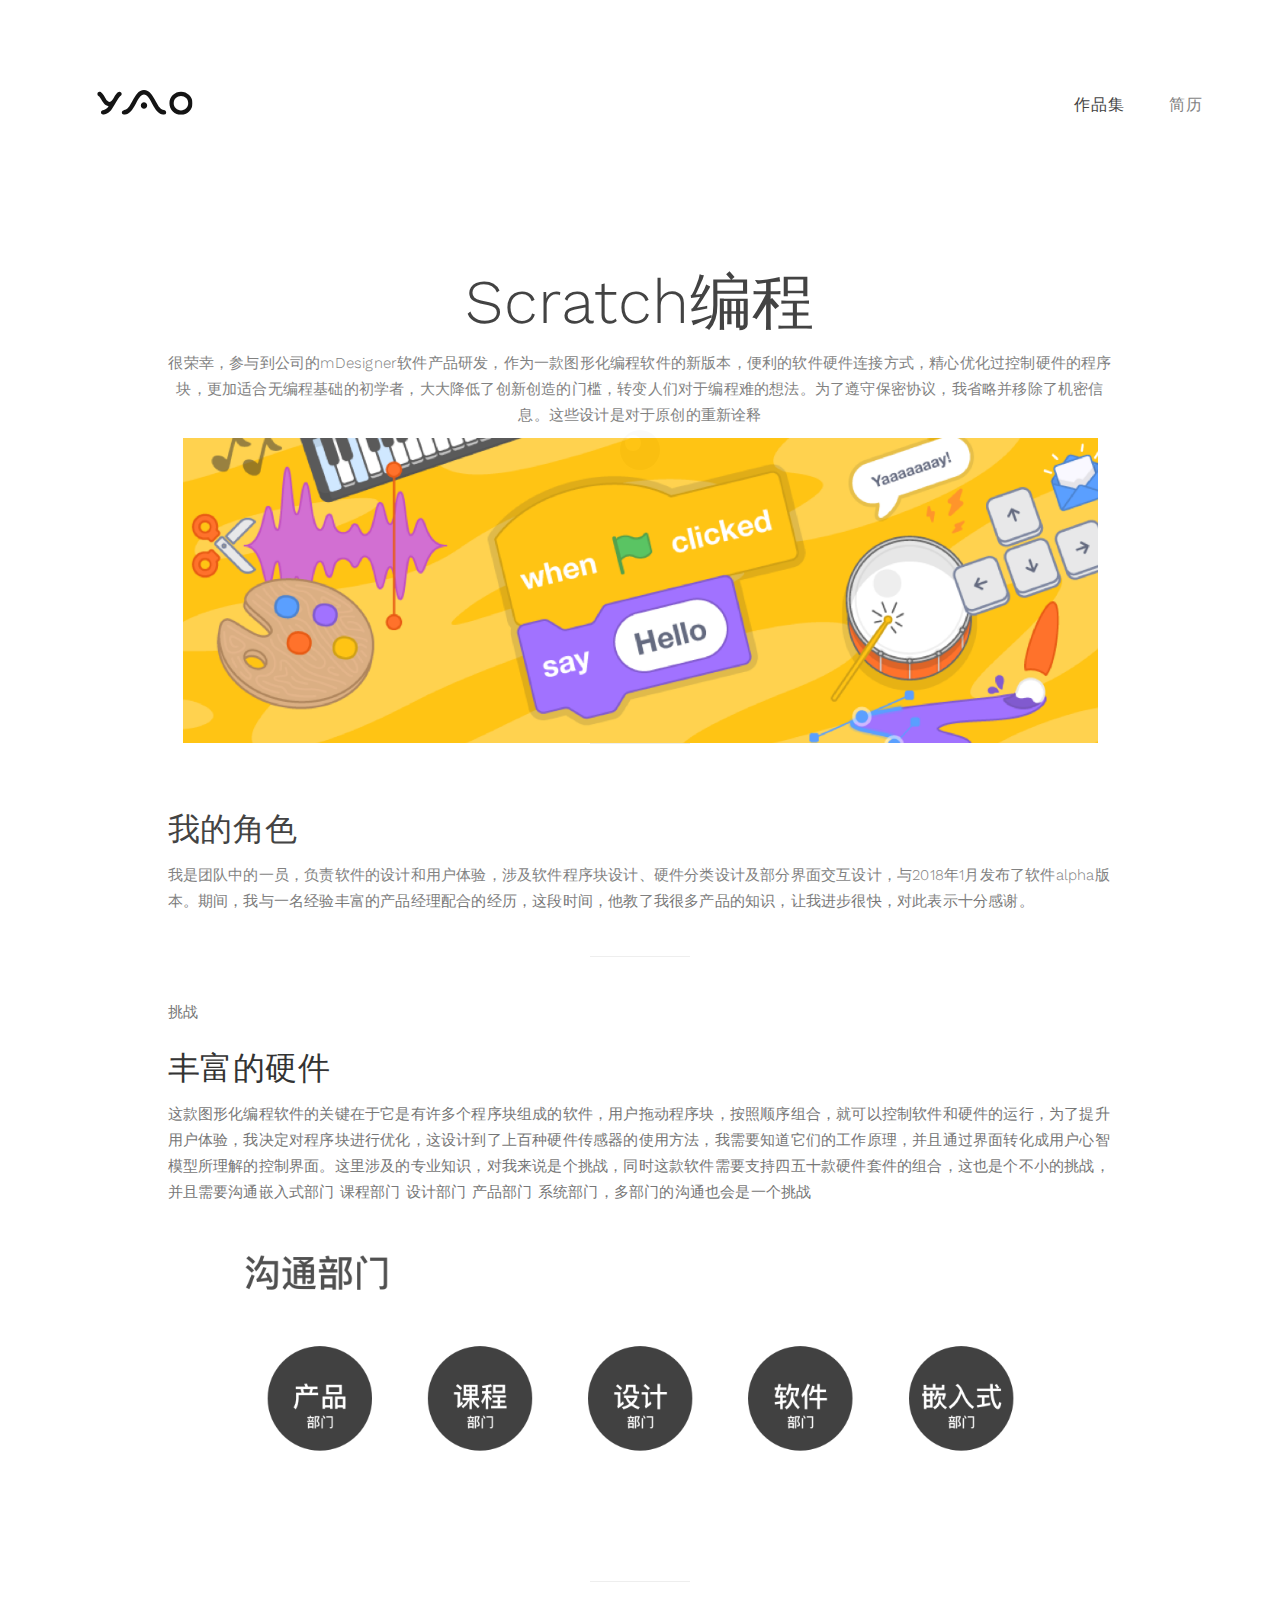
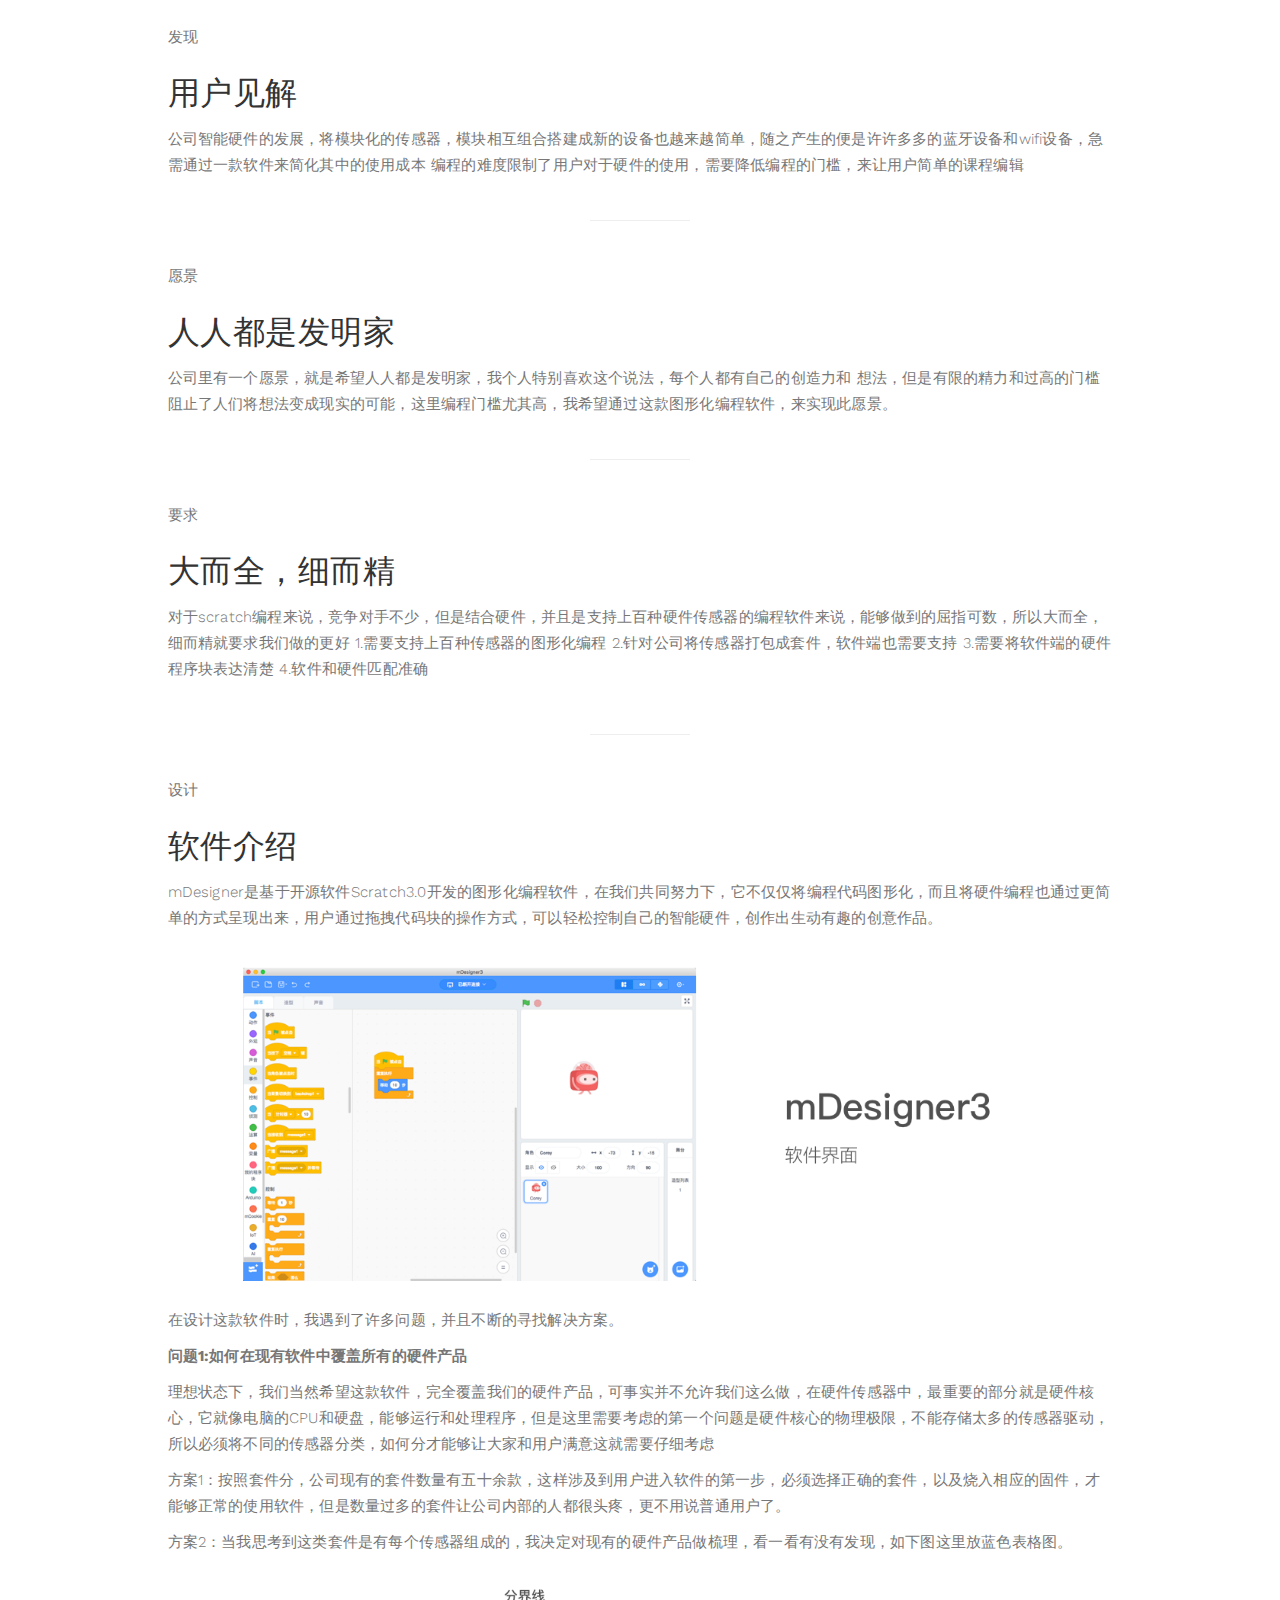
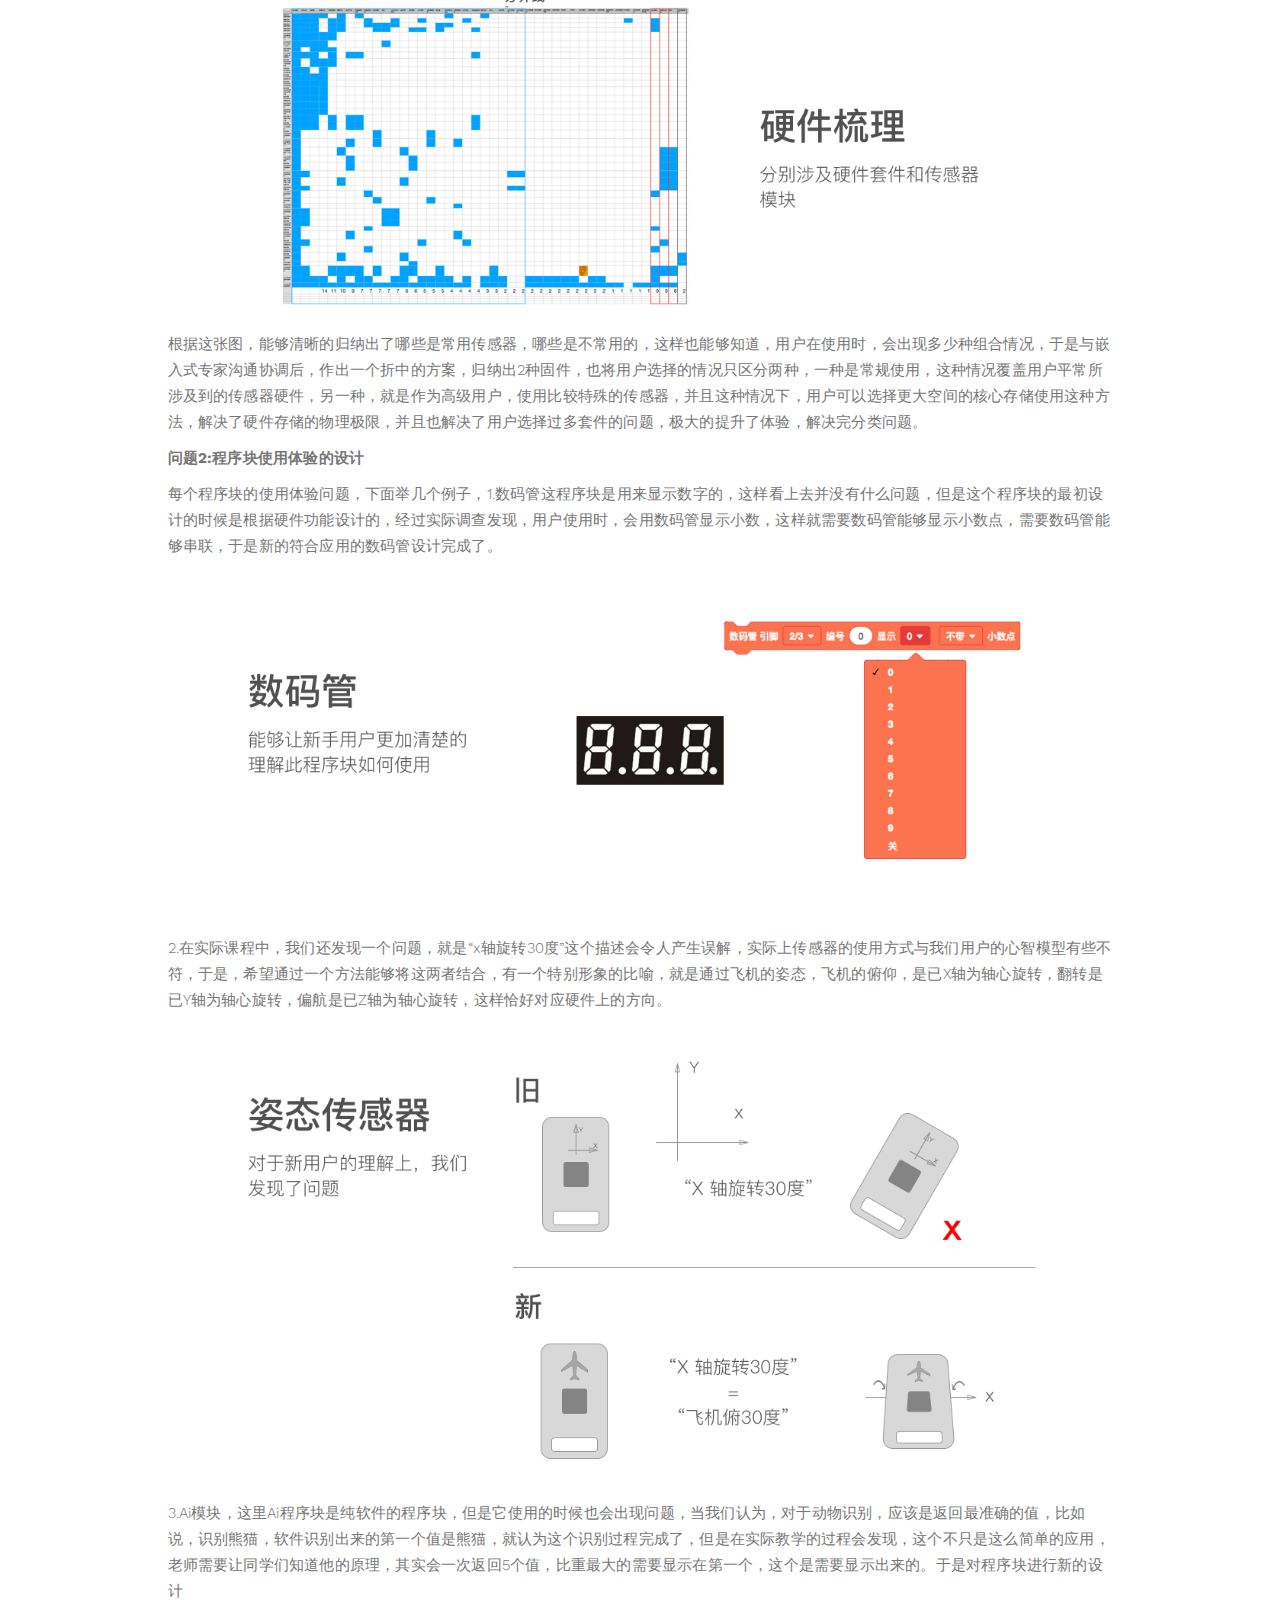
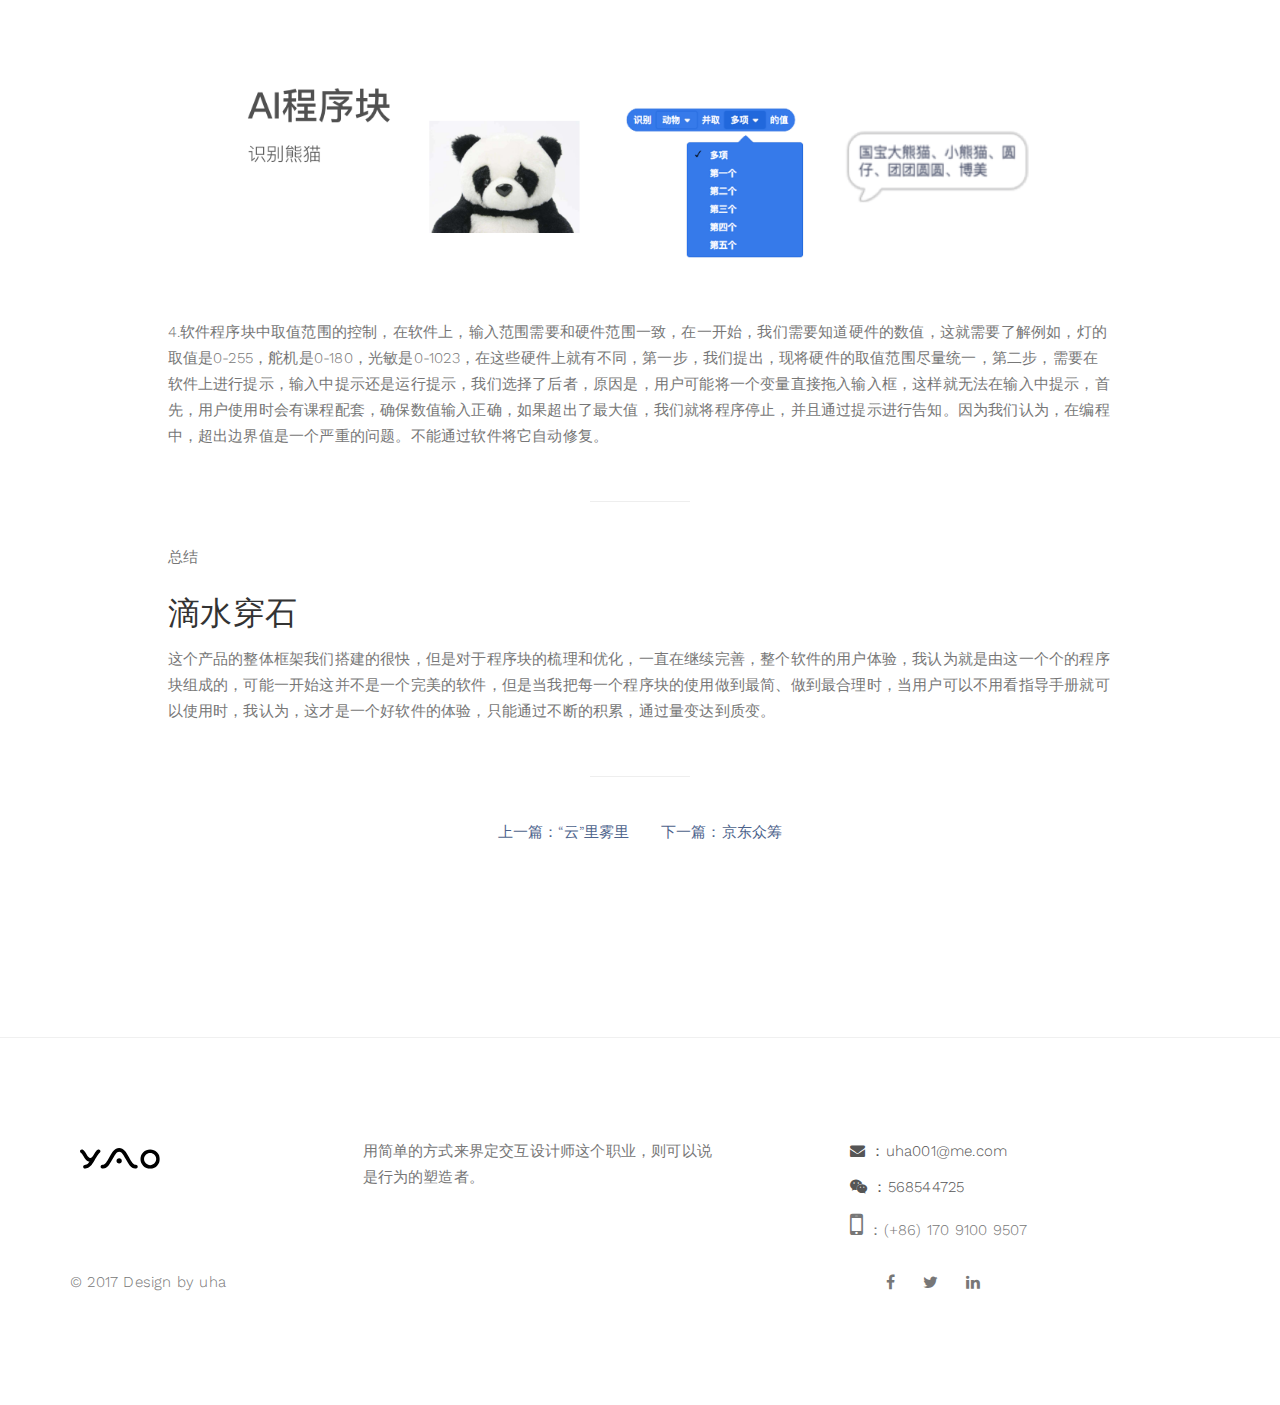
<file: projectthree.html>
<!DOCTYPE html>
<html lang="en">
<head>

<meta charset="UTF-8">
<meta http-equiv="X-UA-Compatible" content="IE=Edge">
<meta name="description" content="">
<meta name="keywords" content="">
<meta name="author" content="">
<meta name="viewport" content="width=device-width, initial-scale=1, maximum-scale=1">

<title>胡盛垚的作品集</title>

<link rel="stylesheet" href="css/bootstrap.min.css">
<link rel="stylesheet" href="css/font-awesome.min.css">

<!-- Main css -->
<link rel="stylesheet" href="css/style.css">
<link href="https://fonts.useso.com/css?family=Work+Sans:300,400,700" rel="stylesheet">

</head>
<body>



<!-- PRE LOADER -->

<div class="preloader">
     <div class="sk-spinner sk-spinner-wordpress">
          <span class="sk-inner-circle"></span>
     </div>
</div>

<!-- Navigation section  -->

<div class="navbar navbar-default navbar-static-top" role="navigation">
     <div class="container">

          <div class="navbar-header">
               <button class="navbar-toggle" data-toggle="collapse" data-target=".navbar-collapse">
                    <span class="icon icon-bar"></span>
                    <span class="icon icon-bar"></span>
                    <span class="icon icon-bar"></span>
               </button>
               <a href="index.html" class="navbar-brand">
                    <svg width="100%" height="100%" viewBox="0 0 149 39" version="1.1" xml:space="preserve" style="fill-rule:evenodd;clip-rule:evenodd;stroke-linejoin:round;stroke-miterlimit:1.41421;width: 150px;">
                         <g transform="matrix(1,0,0,1,-0.0001,-0.0002)">
                               <clipPath id="_clip1">
                                    <rect x="0" y="0" width="148.646" height="38.587"/>
                         </clipPath>
                         <g clip-path="url(#_clip1)">
                                    <path d="M119.29,20.587C119.29,23.728 120.415,26.388 122.665,28.567C124.845,30.817 127.505,31.942 130.645,31.942C133.763,31.942 136.423,30.817 138.626,28.567C140.806,26.388 141.895,23.728 141.895,20.587C141.895,17.446 140.806,14.786 138.626,12.607C136.423,10.404 133.763,9.302 130.645,9.302C127.505,9.302 124.845,10.404 122.665,12.607C120.415,14.786 119.29,17.446 119.29,20.587M112.645,20.587C112.645,15.642 114.392,11.411 117.884,7.896C121.423,4.357 125.677,2.587 130.645,2.587C135.591,2.587 139.821,4.357 143.337,7.896C146.876,11.411 148.645,15.642 148.645,20.587C148.645,25.532 146.876,29.786 143.337,33.349C139.821,36.841 135.591,38.587 130.645,38.587C125.677,38.587 121.423,36.841 117.884,33.349C114.392,29.786 112.645,25.532 112.645,20.587" style="fill-rule:nonzero;"/>
                                    <g transform="matrix(1,0,0,1,0.0001,0.0002)">
                                         <path d="M3.389,2.901C4.797,2.907 6.188,3.573 7.98,5.505C9.058,6.654 10.429,8.669 12.094,11.552C13.5,13.966 14.578,15.618 15.328,16.509C16.57,17.986 17.836,18.724 19.125,18.724C20.391,18.724 21.644,17.986 22.887,16.509C23.215,16.111 23.613,15.56 24.082,14.857C24.269,14.552 24.456,14.259 24.644,13.978C25.089,13.275 25.581,12.466 26.121,11.552C27.785,8.669 29.156,6.654 30.234,5.505C31.578,4.057 33.282,2.83 34.731,2.901C34.739,2.901 34.747,2.901 34.755,2.901C36.61,2.901 38.114,4.405 38.114,6.26C38.114,7.371 37.575,8.356 36.743,8.967C36.118,9.495 35.845,9.567 35.329,10.144C34.378,11.208 33.328,12.489 31.922,14.927C30.914,16.662 30.023,18.091 29.25,19.216C28.687,20.13 28.09,21.138 27.457,22.24C24.434,27.513 21.937,31.193 19.969,33.279C16.733,36.768 9.887,40.154 6.963,37.517C6.276,36.902 5.844,36.008 5.844,35.013C5.844,33.305 7.118,31.895 8.768,31.682C10.458,31.238 13.578,30.526 15.82,27.864C16.359,27.232 16.98,26.388 17.683,25.333C14.894,24.959 12.398,23.458 10.195,20.833C9.187,19.638 7.887,17.669 6.293,14.927C4.887,12.489 3.937,10.728 3.059,10.075C2.635,9.76 2.254,9.508 1.938,9.304C0.793,8.769 0,7.607 0,6.26C0,4.405 1.504,2.901 3.359,2.901C3.369,2.901 3.379,2.901 3.389,2.901Z"/>
                                         </g>
                                          <g transform="matrix(1,0,0,1,0.0001,0.0002)">
                                              <path d="M41.934,31.396L41.934,31.37C44.23,31.37 46.504,29.939 48.754,27.077C50.113,25.345 52.07,22.131 54.625,17.436C57.648,11.838 60.121,7.921 62.043,5.686C65.324,1.895 68.945,-0.001 72.906,-0.001C76.891,-0.001 80.523,1.895 83.805,5.686C85.726,7.921 88.199,11.838 91.223,17.436C93.777,22.131 95.734,25.345 97.094,27.077C99.344,29.939 101.617,31.37 103.914,31.37L103.914,31.374L103.926,31.374C105.911,31.374 107.521,32.983 107.521,34.969C107.521,36.955 105.911,38.564 103.926,38.564L103.914,38.564L103.914,38.564C99.883,38.564 96.227,36.668 92.945,32.877C90.977,30.642 88.48,26.7 85.457,21.051C82.949,16.357 81.015,13.168 79.656,11.486C77.453,8.623 75.203,7.192 72.906,7.192C70.633,7.192 68.394,8.623 66.191,11.486C64.832,13.168 62.898,16.357 60.391,21.051C57.367,26.7 54.871,30.642 52.902,32.877C49.598,36.668 45.941,38.564 41.934,38.564L41.934,38.564L41.934,38.564C39.955,38.564 38.35,36.959 38.35,34.98C38.35,33.001 39.955,31.396 41.934,31.396L41.934,31.396ZM76.457,27.569C75.449,28.577 74.265,29.081 72.906,29.081C71.57,29.081 70.398,28.577 69.391,27.569C68.453,26.632 67.984,25.46 67.984,24.053C67.984,22.694 68.453,21.546 69.391,20.608C70.398,19.624 71.57,19.131 72.906,19.131C74.265,19.131 75.449,19.624 76.457,20.608C77.394,21.546 77.863,22.694 77.863,24.053C77.863,25.46 77.394,26.632 76.457,27.569Z"/>
                                          </g>
                                    </g>
                         </g>
                         </svg>
               </a>
          </div>
          <div class="collapse navbar-collapse">
               <ul class="nav navbar-nav navbar-right">
                    <li class="active"><a href="index.html">作品集</a></li>
                    <li><a href="jl.html">简历</a></li>
                    <!-- Home Section<li><a href="blog.html">记录</a></li> -->
               </ul>
          </div>

  </div>
</div>


<!-- About Section -->

<section id="about">
     <div class="container">
          <div class="row">

               <div class="col-md-offset-1 col-md-10 col-sm-12">
                    <div class="section-title">
                         
                         <h1>Scratch编程</h1>
                         <p>很荣幸，参与到公司的mDesigner软件产品研发，作为一款图形化编程软件的新版本，便利的软件硬件连接方式，精心优化过控制硬件的程序块，更加适合无编程基础的初学者，大大降低了创新创造的门槛，转变人们对于编程难的想法。为了遵守保密协议，我省略并移除了机密信息。这些设计是对于原创的重新诠释</p>
                         <div class="col-md-12 col-sm-12">
                         <img src="images/pt1.png" class="img-responsive" alt="Portfolio">
                         </div>
                    </div>
                    <hr>
                    <div class="clearfix">
                    <h2>我的角色</h2>
                    <p>我是团队中的一员，负责软件的设计和用户体验，涉及软件程序块设计、硬件分类设计及部分界面交互设计，与2018年1月发布了软件alpha版本。期间，我与一名经验丰富的产品经理配合的经历，这段时间，他教了我很多产品的知识，让我进步很快，对此表示十分感谢。</p>
                    
                    <hr>
                    </div>
                    <div class="clearfix">
                    <p style="text-indent:0em;">挑战</p>
                    <h2>丰富的硬件</h2>
                    <p>这款图形化编程软件的关键在于它是有许多个程序块组成的软件，用户拖动程序块，按照顺序组合，就可以控制软件和硬件的运行，为了提升用户体验，我决定对程序块进行优化，这设计到了上百种硬件传感器的使用方法，我需要知道它们的工作原理，并且通过界面转化成用户心智模型所理解的控制界面。这里涉及的专业知识，对我来说是个挑战，同时这款软件需要支持四五十款硬件套件的组合，这也是个不小的挑战，并且需要沟通嵌入式部门 课程部门 设计部门 产品部门 系统部门，多部门的沟通也会是一个挑战</p>
                    <div class="col-md-12 col-sm-12">
                         <img src="images/pt2.png" class="img-responsive" alt="Portfolio">
                    </div>

                    <hr>
                    </div>

                    <div class="clearfix">
                    <p style="text-indent:0em;">发现</p>
                    <h2>用户见解</h2>
                    <p>公司智能硬件的发展，将模块化的传感器，模块相互组合搭建成新的设备也越来越简单，随之产生的便是许许多多的蓝牙设备和wifi设备，急需通过一款软件来简化其中的使用成本
                     编程的难度限制了用户对于硬件的使用，需要降低编程的门槛，来让用户简单的课程编辑</p>                    
                    
                    <hr>
                    </div>


                    <div class="clearfix">
                    <p style="text-indent:0em;">愿景</p>
                    <h2>人人都是发明家</h2>
                    <p>公司里有一个愿景，就是希望人人都是发明家，我个人特别喜欢这个说法，每个人都有自己的创造力和 想法，但是有限的精力和过高的门槛阻止了人们将想法变成现实的可能，这里编程门槛尤其高，我希望通过这款图形化编程软件，来实现此愿景。</p>                    
                    <hr>
                    </div>

                    <div class="clearfix">
                    <p style="text-indent:0em;">要求</p>
                    <h2>大而全，细而精</h2>
                    <p>对于scratch编程来说，竞争对手不少，但是结合硬件，并且是支持上百种硬件传感器的编程软件来说，能够做到的屈指可数，所以大而全，细而精就要求我们做的更好
                    1.需要支持上百种传感器的图形化编程
                    2.针对公司将传感器打包成套件，软件端也需要支持
                    3.需要将软件端的硬件程序块表达清楚
                    4.软件和硬件匹配准确
                    </p>

                    </div>
                    <hr>
                    <div class="clearfix">
                    <p style="text-indent:0em;">设计</p>
                    <h2>软件介绍</h2>
                    <p>mDesigner是基于开源软件Scratch3.0开发的图形化编程软件，在我们共同努力下，它不仅仅将编程代码图形化，而且将硬件编程也通过更简单的方式呈现出来，用户通过拖拽代码块的操作方式，可以轻松控制自己的智能硬件，创作出生动有趣的创意作品。</p>
                    <div class="col-md-12 col-sm-12">
                         <img src="images/pt3.png" class="img-responsive" alt="Portfolio">
                    </div>
                    <p>在设计这款软件时，我遇到了许多问题，并且不断的寻找解决方案。</p>
                    <p><b>问题1:如何在现有软件中覆盖所有的硬件产品</b></p>
                    <p>理想状态下，我们当然希望这款软件，完全覆盖我们的硬件产品，可事实并不允许我们这么做，在硬件传感器中，最重要的部分就是硬件核心，它就像电脑的CPU和硬盘，能够运行和处理程序，但是这里需要考虑的第一个问题是硬件核心的物理极限，不能存储太多的传感器驱动，所以必须将不同的传感器分类，如何分才能够让大家和用户满意这就需要仔细考虑</p>
                    <p>方案1：按照套件分，公司现有的套件数量有五十余款，这样涉及到用户进入软件的第一步，必须选择正确的套件，以及烧入相应的固件，才能够正常的使用软件，但是数量过多的套件让公司内部的人都很头疼，更不用说普通用户了。</p>
                    <p>方案2：当我思考到这类套件是有每个传感器组成的，我决定对现有的硬件产品做梳理，看一看有没有发现，如下图这里放蓝色表格图。</p>
                    <div class="col-md-12 col-sm-12">
                         <img src="images/pt4.png" class="img-responsive" alt="Portfolio">
                    </div>
                    <p>根据这张图，能够清晰的归纳出了哪些是常用传感器，哪些是不常用的，这样也能够知道，用户在使用时，会出现多少种组合情况，于是与嵌入式专家沟通协调后，作出一个折中的方案，归纳出2种固件，也将用户选择的情况只区分两种，一种是常规使用，这种情况覆盖用户平常所涉及到的传感器硬件，另一种，就是作为高级用户，使用比较特殊的传感器，并且这种情况下，用户可以选择更大空间的核心存储使用这种方法，解决了硬件存储的物理极限，并且也解决了用户选择过多套件的问题，极大的提升了体验，解决完分类问题。</p>
                    <p><b>问题2:程序块使用体验的设计</b></p>
                    <p>每个程序块的使用体验问题，下面举几个例子，1.数码管这程序块是用来显示数字的，这样看上去并没有什么问题，但是这个程序块的最初设计的时候是根据硬件功能设计的，经过实际调查发现，用户使用时，会用数码管显示小数，这样就需要数码管能够显示小数点，需要数码管能够串联，于是新的符合应用的数码管设计完成了。</p>
                    <div class="col-md-12 col-sm-12">
                         <img src="images/pt5.png" class="img-responsive" alt="Portfolio">
                    </div>
                    <p>2.在实际课程中，我们还发现一个问题，就是“x轴旋转30度”这个描述会令人产生误解，实际上传感器的使用方式与我们用户的心智模型有些不符，于是，希望通过一个方法能够将这两者结合，有一个特别形象的比喻，就是通过飞机的姿态，飞机的俯仰，是已X轴为轴心旋转，翻转是已Y轴为轴心旋转，偏航是已Z轴为轴心旋转，这样恰好对应硬件上的方向。</p>
                    <div class="col-md-12 col-sm-12">
                         <img src="images/pt6.png" class="img-responsive" alt="Portfolio">
                    </div>
                    <p>3.Ai模块，这里Ai程序块是纯软件的程序块，但是它使用的时候也会出现问题，当我们认为，对于动物识别，应该是返回最准确的值，比如说，识别熊猫，软件识别出来的第一个值是熊猫，就认为这个识别过程完成了，但是在实际教学的过程会发现，这个不只是这么简单的应用，老师需要让同学们知道他的原理，其实会一次返回5个值，比重最大的需要显示在第一个，这个是需要显示出来的。于是对程序块进行新的设计</p>
                    <div class="col-md-12 col-sm-12">
                         <img src="images/pt7.png" class="img-responsive" alt="Portfolio">
                    </div>
                    <p>4.软件程序块中取值范围的控制，在软件上，输入范围需要和硬件范围一致，在一开始，我们需要知道硬件的数值，这就需要了解例如，灯的取值是0-255，舵机是0-180，光敏是0-1023，在这些硬件上就有不同，第一步，我们提出，现将硬件的取值范围尽量统一，第二步，需要在软件上进行提示，输入中提示还是运行提示，我们选择了后者，原因是，用户可能将一个变量直接拖入输入框，这样就无法在输入中提示，首先，用户使用时会有课程配套，确保数值输入正确，如果超出了最大值，我们就将程序停止，并且通过提示进行告知。因为我们认为，在编程中，超出边界值是一个严重的问题。不能通过软件将它自动修复。</p>
                    </div>



                    <hr>
                    <div class="clearfix">
                    <p style="text-indent:0em;">总结</p>
                    <h2>滴水穿石</h2>
                    <p>这个产品的整体框架我们搭建的很快，但是对于程序块的梳理和优化，一直在继续完善，整个软件的用户体验，我认为就是由这一个个的程序块组成的，可能一开始这并不是一个完美的软件，但是当我把每一个程序块的使用做到最简、做到最合理时，当用户可以不用看指导手册就可以使用时，我认为，这才是一个好软件的体验，只能通过不断的积累，通过量变达到质变。</p>
                    </div>
                    <hr>
                    <div class="section-title">
                         <p><a href="projecttwo.html">上一篇：“云”里雾里</a>  &nbsp;  &nbsp;  &nbsp;<a href="projectfour.html">下一篇：京东众筹</a></p>
                    </div>

               </div>
               

          </div>
     </div>
</section>

<!-- Footer Section -->

<footer>
     <div class="container">
          <div class="row">

               <div class="col-md-3 col-sm-3">
                    <svg width="100%" height="100%" viewBox="0 0 149 39" version="1.1" xmlns="http://www.w3.org/2000/svg" xmlns:xlink="http://www.w3.org/1999/xlink" xml:space="preserve" style="fill-rule:evenodd;clip-rule:evenodd;stroke-linejoin:round;stroke-miterlimit:1.41421;width: 100px;padding: 10px;">
    <g transform="matrix(1,0,0,1,-0.0001,-0.0002)">
        <clipPath id="_clip1">
            <rect x="0" y="0" width="148.646" height="38.587"/>
        </clipPath>
        <g clip-path="url(#_clip1)">
            <path d="M119.29,20.587C119.29,23.728 120.415,26.388 122.665,28.567C124.845,30.817 127.505,31.942 130.645,31.942C133.763,31.942 136.423,30.817 138.626,28.567C140.806,26.388 141.895,23.728 141.895,20.587C141.895,17.446 140.806,14.786 138.626,12.607C136.423,10.404 133.763,9.302 130.645,9.302C127.505,9.302 124.845,10.404 122.665,12.607C120.415,14.786 119.29,17.446 119.29,20.587M112.645,20.587C112.645,15.642 114.392,11.411 117.884,7.896C121.423,4.357 125.677,2.587 130.645,2.587C135.591,2.587 139.821,4.357 143.337,7.896C146.876,11.411 148.645,15.642 148.645,20.587C148.645,25.532 146.876,29.786 143.337,33.349C139.821,36.841 135.591,38.587 130.645,38.587C125.677,38.587 121.423,36.841 117.884,33.349C114.392,29.786 112.645,25.532 112.645,20.587" style="fill-rule:nonzero;"/>
            <g transform="matrix(1,0,0,1,0.0001,0.0002)">
                <path d="M3.389,2.901C4.797,2.907 6.188,3.573 7.98,5.505C9.058,6.654 10.429,8.669 12.094,11.552C13.5,13.966 14.578,15.618 15.328,16.509C16.57,17.986 17.836,18.724 19.125,18.724C20.391,18.724 21.644,17.986 22.887,16.509C23.215,16.111 23.613,15.56 24.082,14.857C24.269,14.552 24.456,14.259 24.644,13.978C25.089,13.275 25.581,12.466 26.121,11.552C27.785,8.669 29.156,6.654 30.234,5.505C31.578,4.057 33.282,2.83 34.731,2.901C34.739,2.901 34.747,2.901 34.755,2.901C36.61,2.901 38.114,4.405 38.114,6.26C38.114,7.371 37.575,8.356 36.743,8.967C36.118,9.495 35.845,9.567 35.329,10.144C34.378,11.208 33.328,12.489 31.922,14.927C30.914,16.662 30.023,18.091 29.25,19.216C28.687,20.13 28.09,21.138 27.457,22.24C24.434,27.513 21.937,31.193 19.969,33.279C16.733,36.768 9.887,40.154 6.963,37.517C6.276,36.902 5.844,36.008 5.844,35.013C5.844,33.305 7.118,31.895 8.768,31.682C10.458,31.238 13.578,30.526 15.82,27.864C16.359,27.232 16.98,26.388 17.683,25.333C14.894,24.959 12.398,23.458 10.195,20.833C9.187,19.638 7.887,17.669 6.293,14.927C4.887,12.489 3.937,10.728 3.059,10.075C2.635,9.76 2.254,9.508 1.938,9.304C0.793,8.769 0,7.607 0,6.26C0,4.405 1.504,2.901 3.359,2.901C3.369,2.901 3.379,2.901 3.389,2.901Z"/>
            </g>
            <g transform="matrix(1,0,0,1,0.0001,0.0002)">
                <path d="M41.934,31.396L41.934,31.37C44.23,31.37 46.504,29.939 48.754,27.077C50.113,25.345 52.07,22.131 54.625,17.436C57.648,11.838 60.121,7.921 62.043,5.686C65.324,1.895 68.945,-0.001 72.906,-0.001C76.891,-0.001 80.523,1.895 83.805,5.686C85.726,7.921 88.199,11.838 91.223,17.436C93.777,22.131 95.734,25.345 97.094,27.077C99.344,29.939 101.617,31.37 103.914,31.37L103.914,31.374L103.926,31.374C105.911,31.374 107.521,32.983 107.521,34.969C107.521,36.955 105.911,38.564 103.926,38.564L103.914,38.564L103.914,38.564C99.883,38.564 96.227,36.668 92.945,32.877C90.977,30.642 88.48,26.7 85.457,21.051C82.949,16.357 81.015,13.168 79.656,11.486C77.453,8.623 75.203,7.192 72.906,7.192C70.633,7.192 68.394,8.623 66.191,11.486C64.832,13.168 62.898,16.357 60.391,21.051C57.367,26.7 54.871,30.642 52.902,32.877C49.598,36.668 45.941,38.564 41.934,38.564L41.934,38.564L41.934,38.564C39.955,38.564 38.35,36.959 38.35,34.98C38.35,33.001 39.955,31.396 41.934,31.396L41.934,31.396ZM76.457,27.569C75.449,28.577 74.265,29.081 72.906,29.081C71.57,29.081 70.398,28.577 69.391,27.569C68.453,26.632 67.984,25.46 67.984,24.053C67.984,22.694 68.453,21.546 69.391,20.608C70.398,19.624 71.57,19.131 72.906,19.131C74.265,19.131 75.449,19.624 76.457,20.608C77.394,21.546 77.863,22.694 77.863,24.053C77.863,25.46 77.394,26.632 76.457,27.569Z"/>
            </g>
        </g>
    </g>
</svg>
               </div>

               <div class="col-md-4 col-sm-4">
                    <p style="text-indent:0em;">用简单的方式来界定交互设计师这个职业，则可以说是行为的塑造者。</p>
               </div>

               <div class="col-md-offset-1 col-md-4 col-sm-offset-1 col-sm-3">
                    <p style="text-indent:0em;"><a href="uha001@me.com"><i class="fa fa-envelope" aria-hidden="true"></i>   ：uha001@me.com</a></p>
                    <p style="text-indent:0em;"><a href=""><i class="fa fa-weixin" aria-hidden="true"></i>   ：568544725</a></p>
                    <p style="text-indent:0em;"><i class="fa fa-mobile  fa-2x" aria-hidden="true"></i>   ：(+86) 170 9100 9507</p>
               </div>

               <div class="col-md-6 col-sm-6">
                    <div class="footer-copyright">
                         <p style="text-indent:0em;">© 2017 Design by uha</p> 
                    </div>
               </div>

               <div class="col-md-6 col-sm-6">
                    <ul class="social-icon">
                         <li><a href="#" class="fa fa-facebook"></a></li>
                         <li><a href="#" class="fa fa-twitter"></a></li>
                         <li><a href="#" class="fa fa-linkedin"></a></li>
                    </ul>
               </div>
               
          </div>
     </div>
</footer>


<!-- SCRIPTS -->

<script src="js/jquery.js"></script>
<script src="js/bootstrap.min.js"></script>
<script src="js/custom.js"></script>

</body>
</html>
</file>
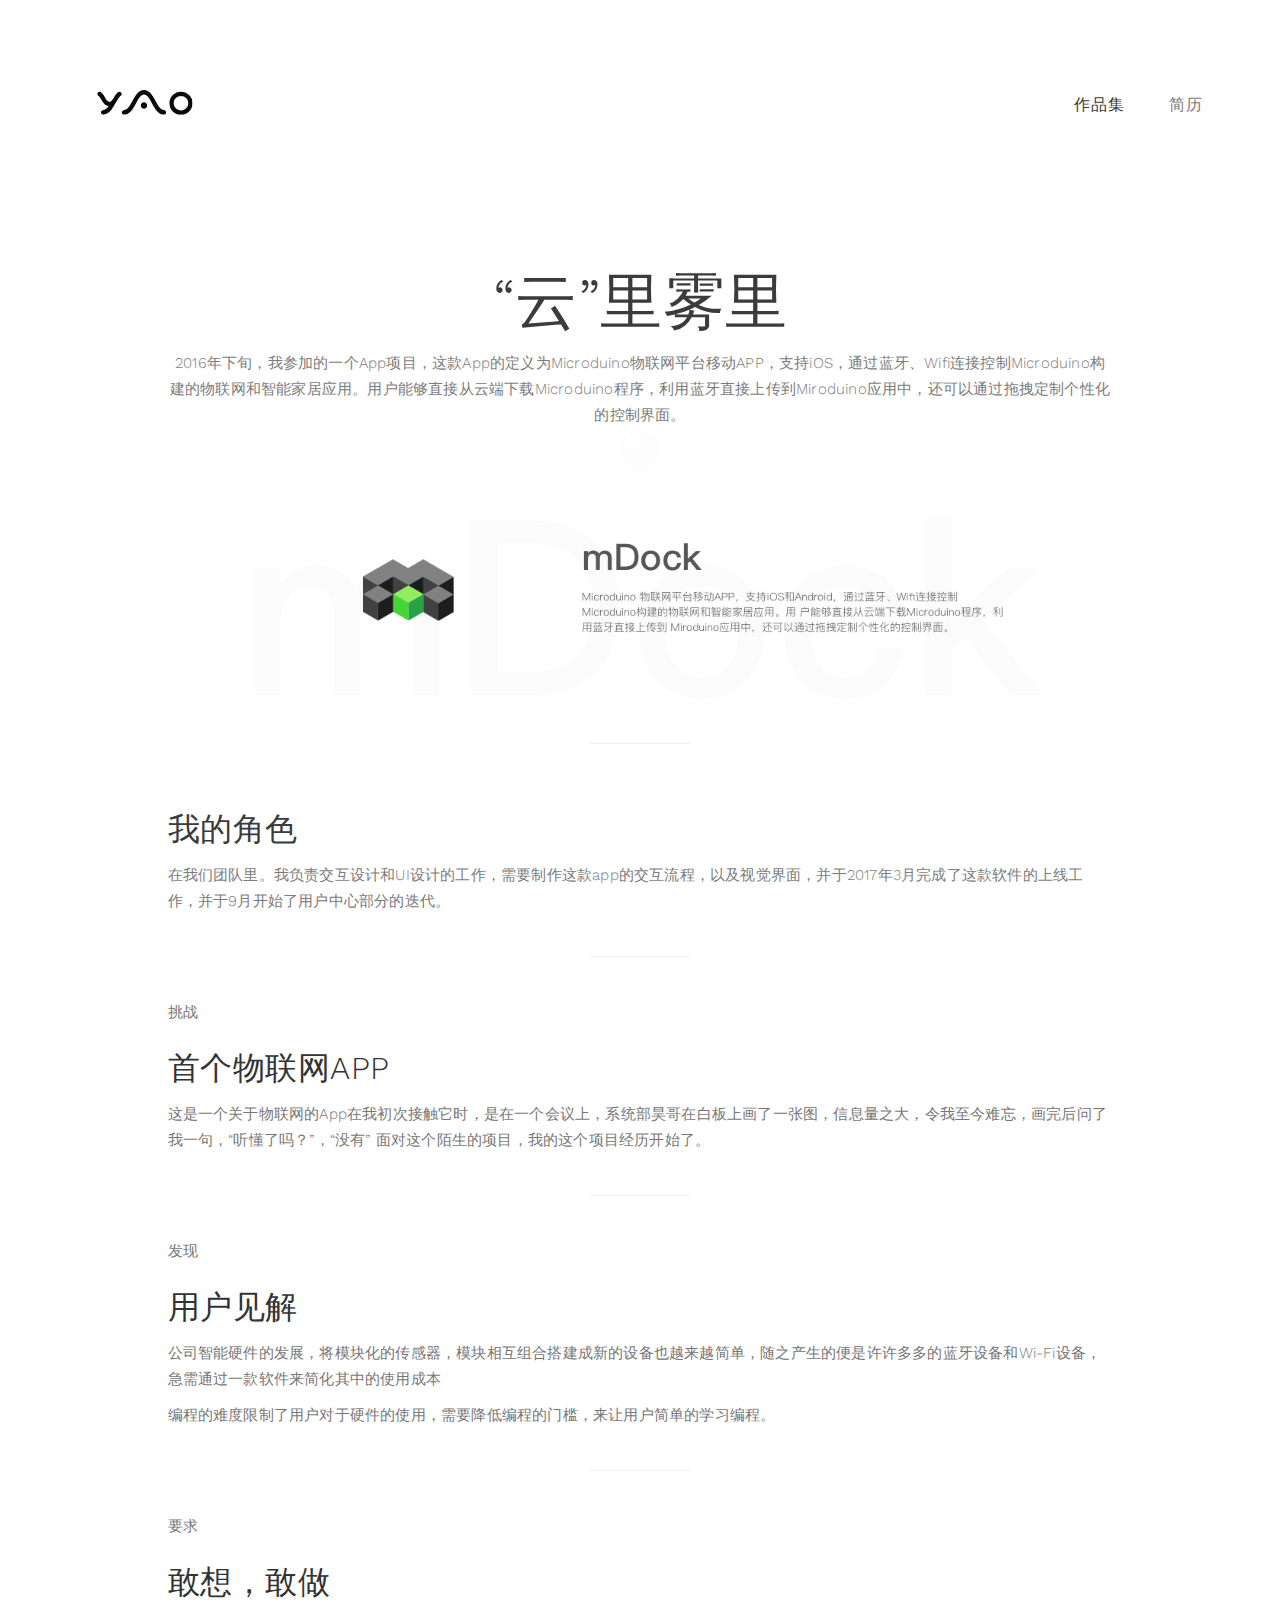
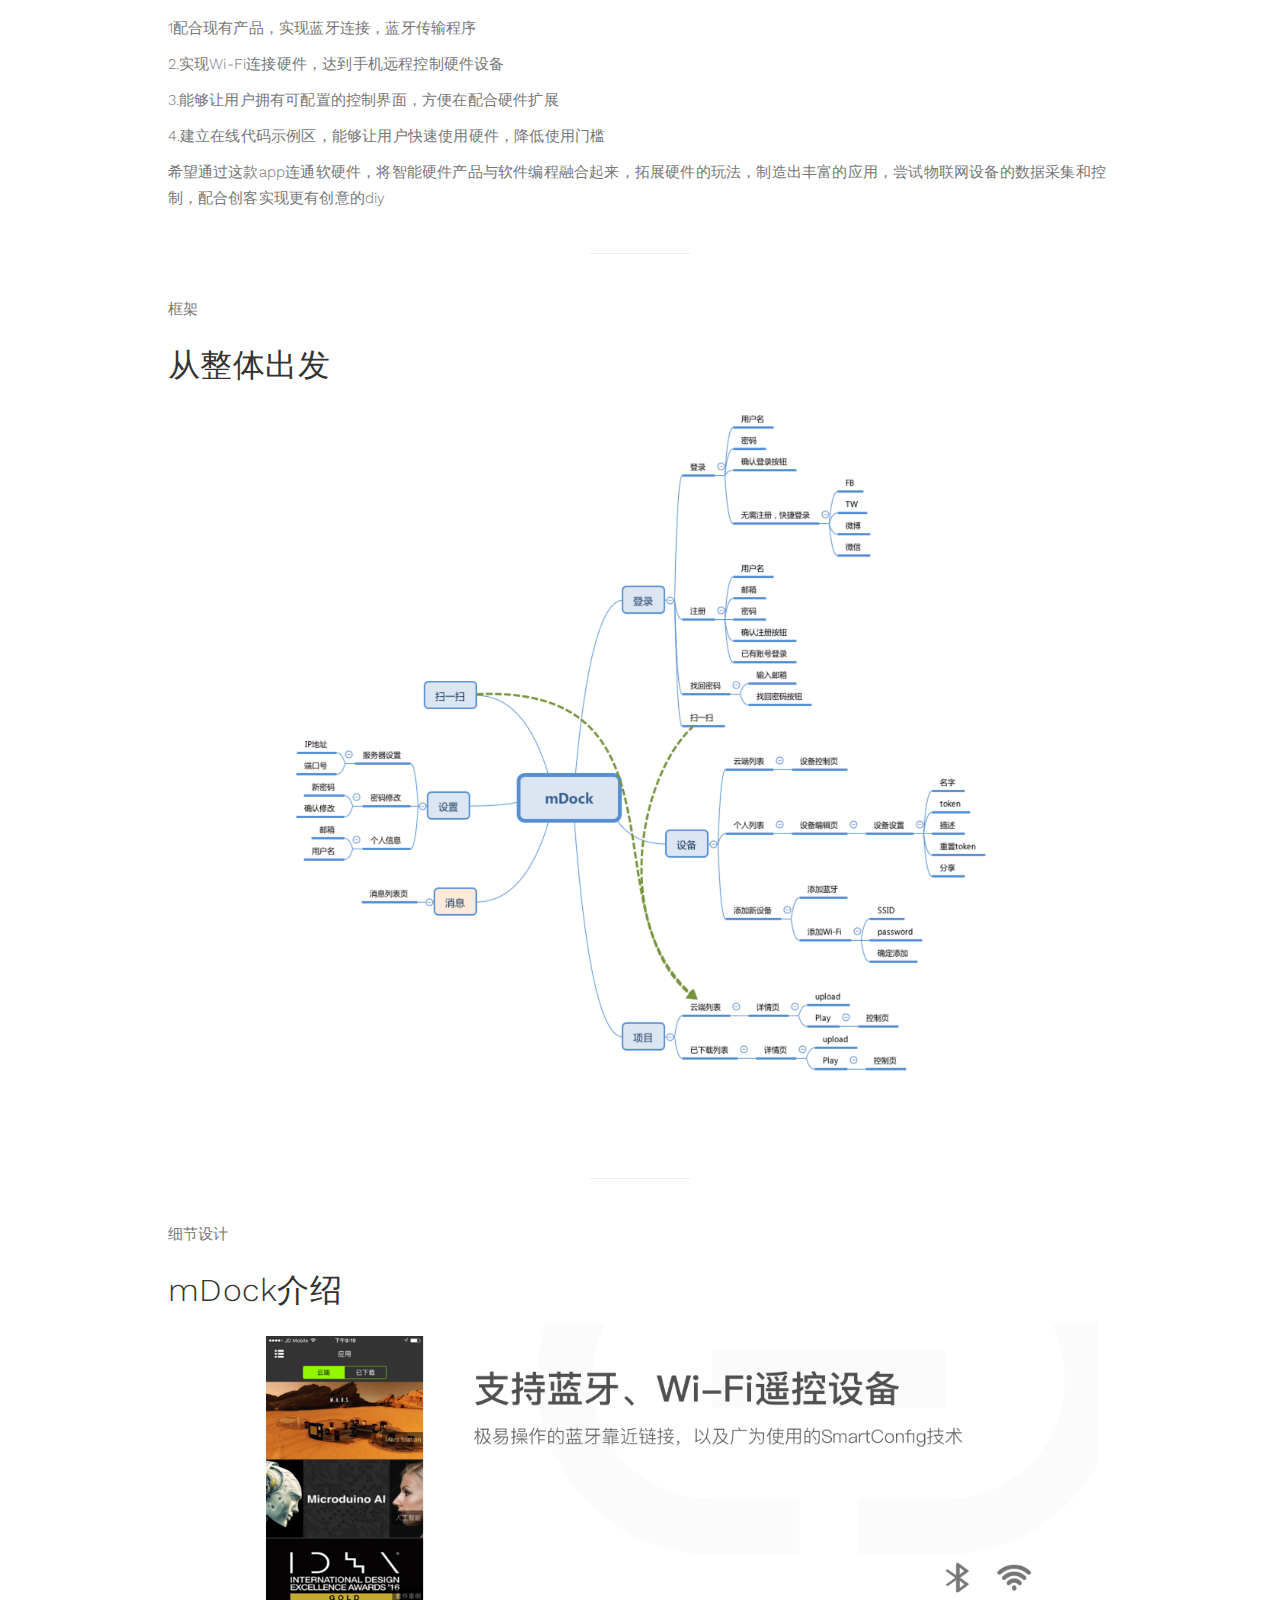
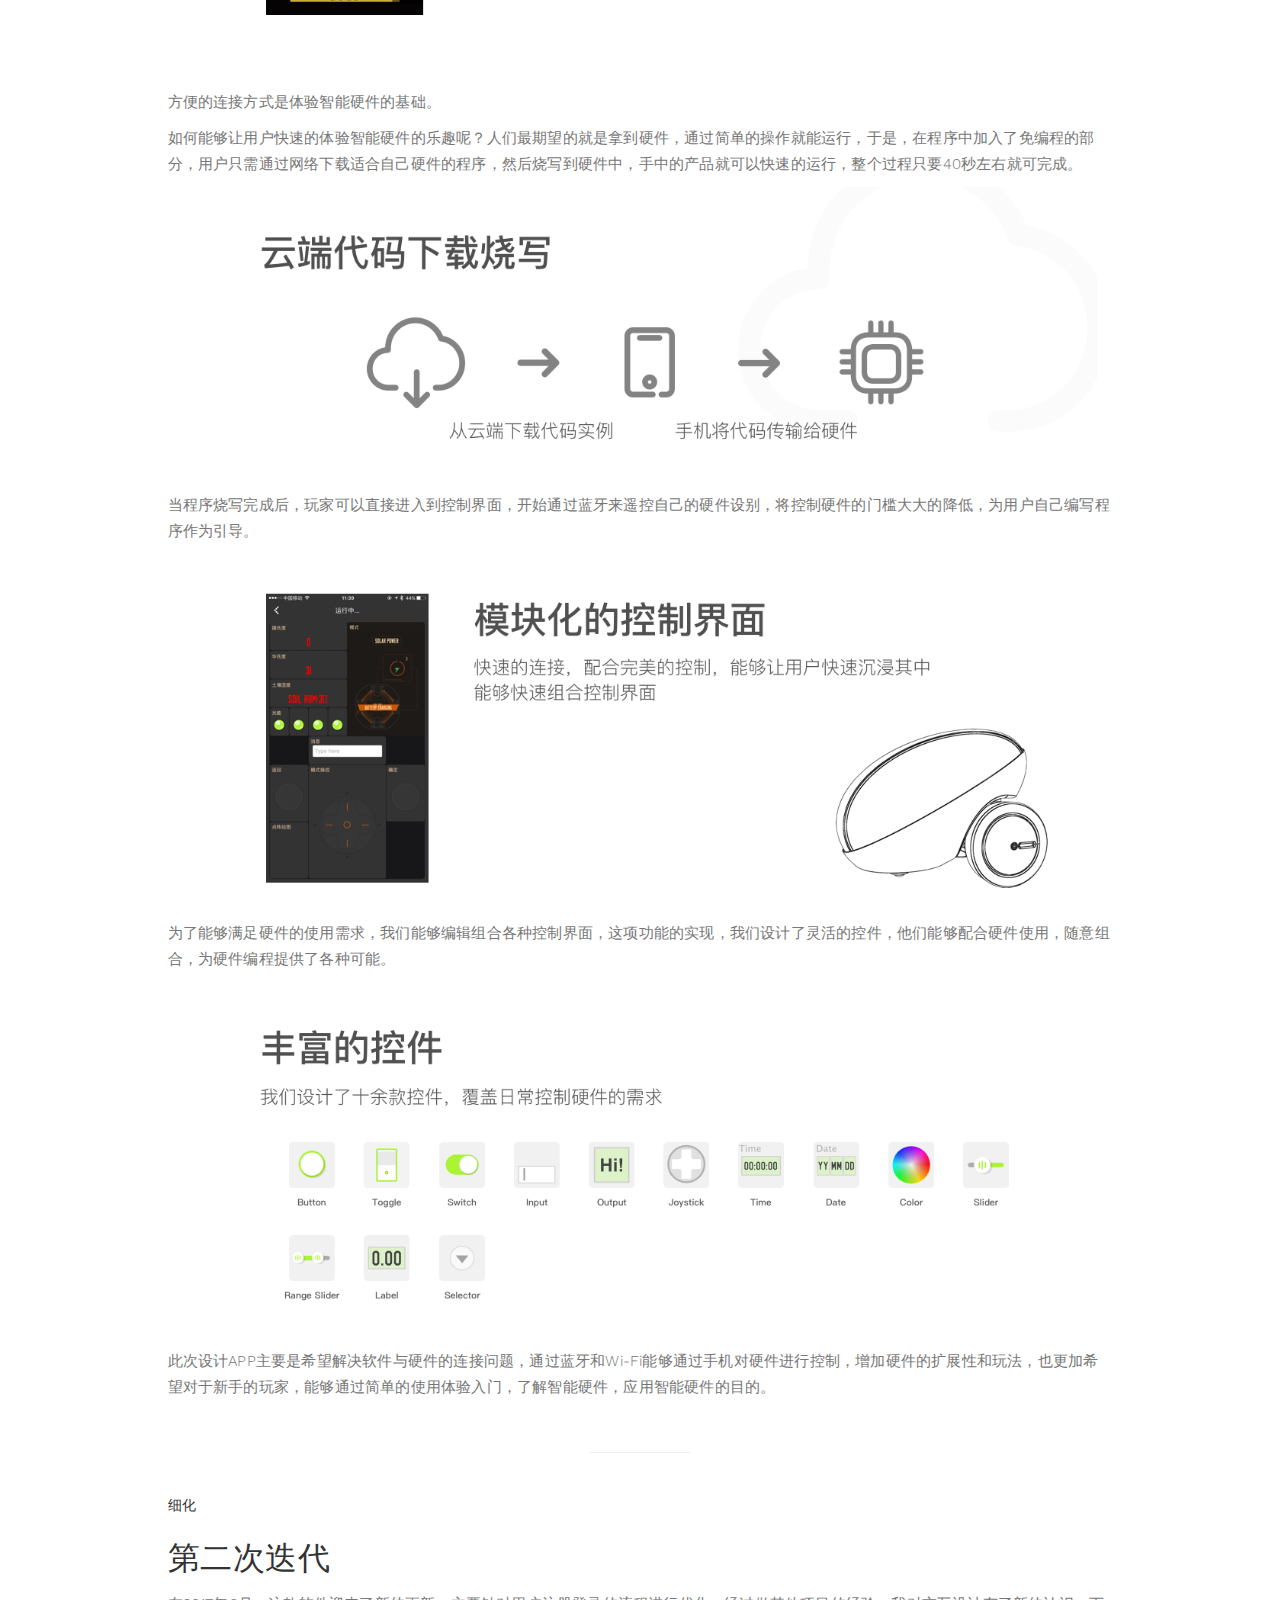
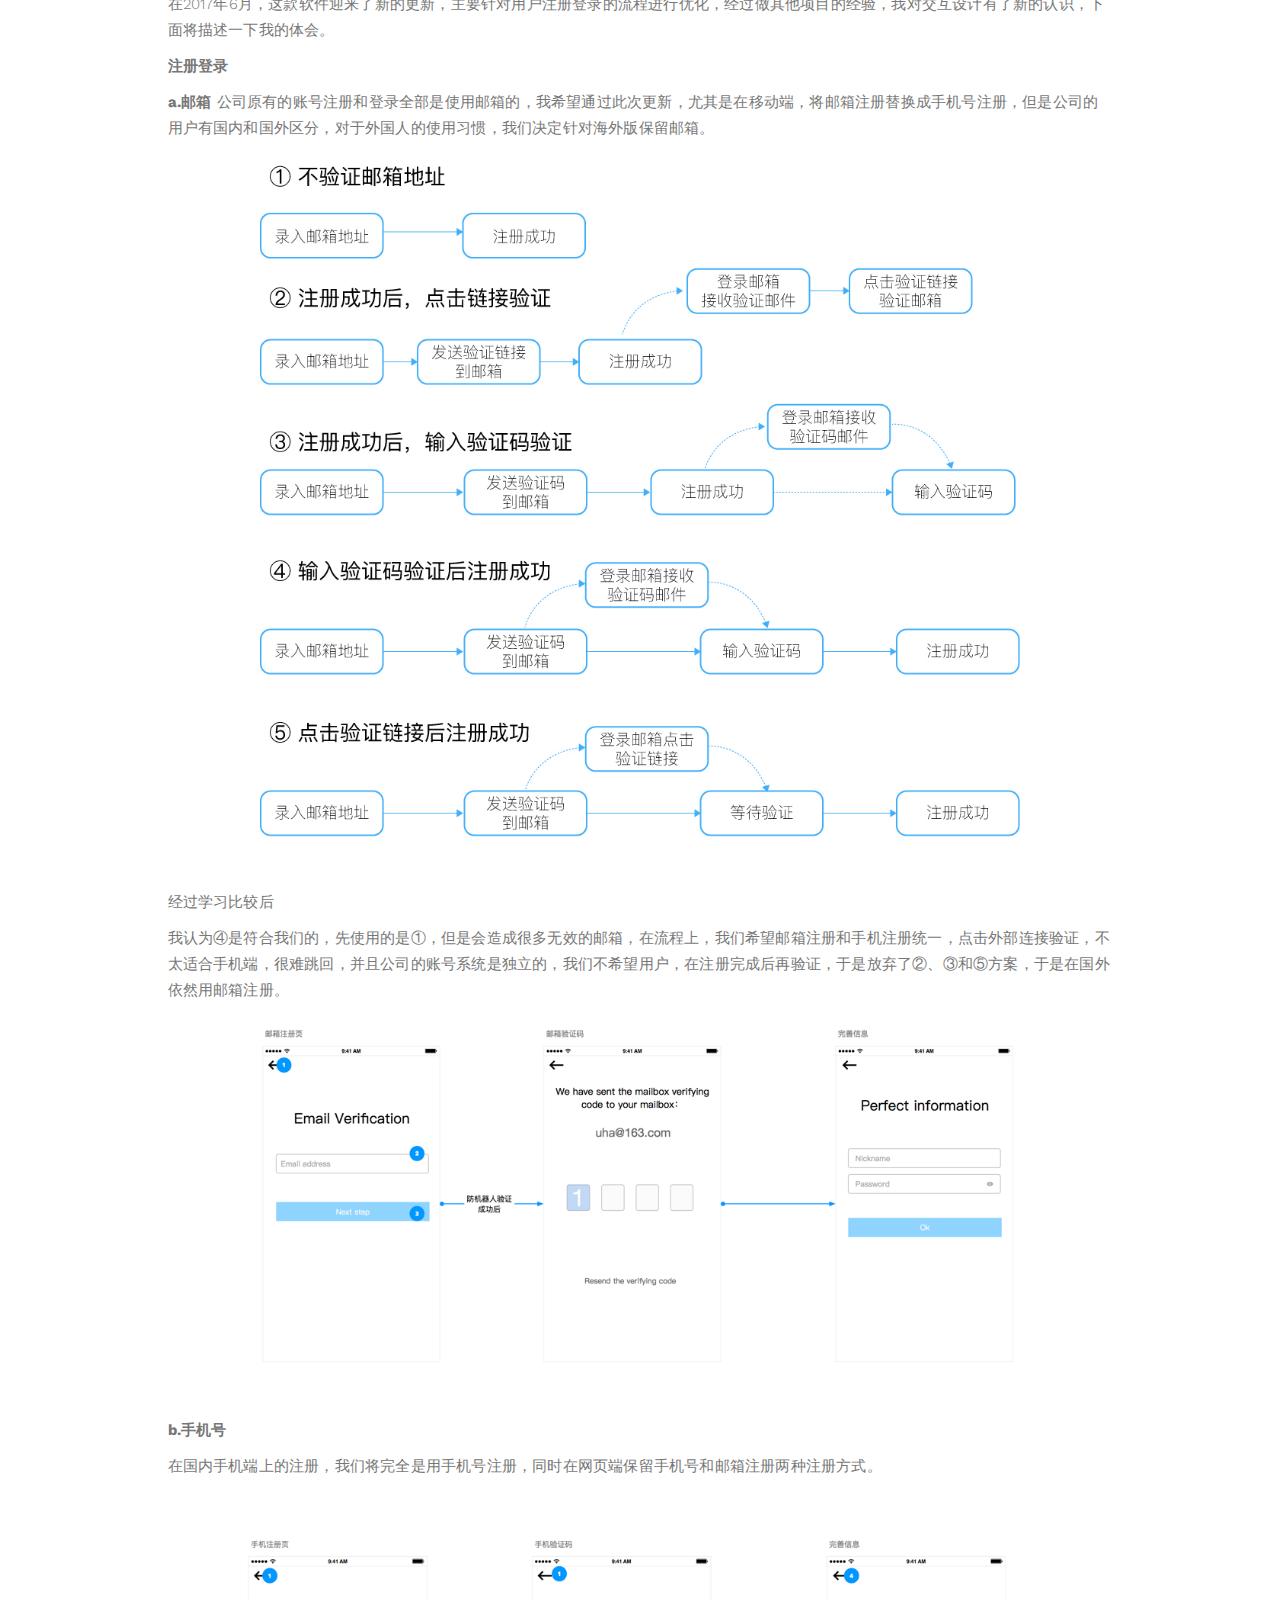
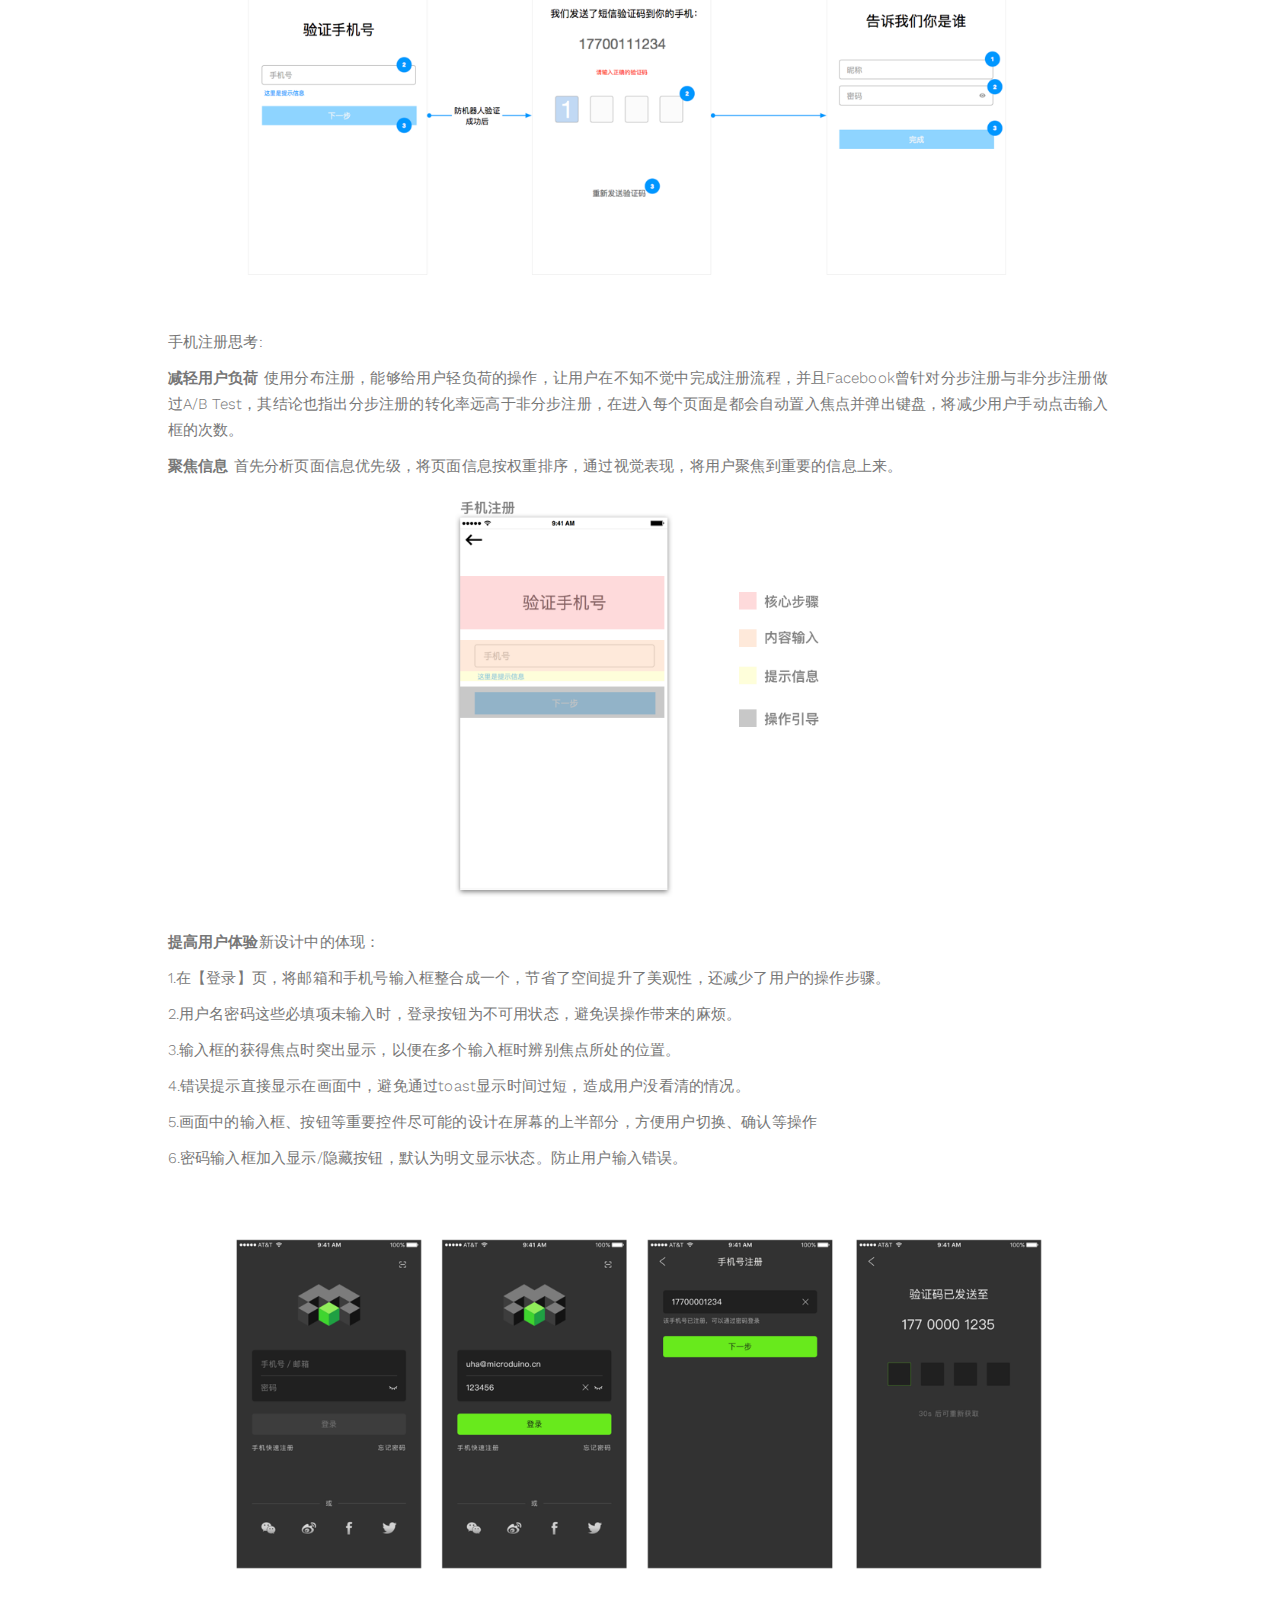
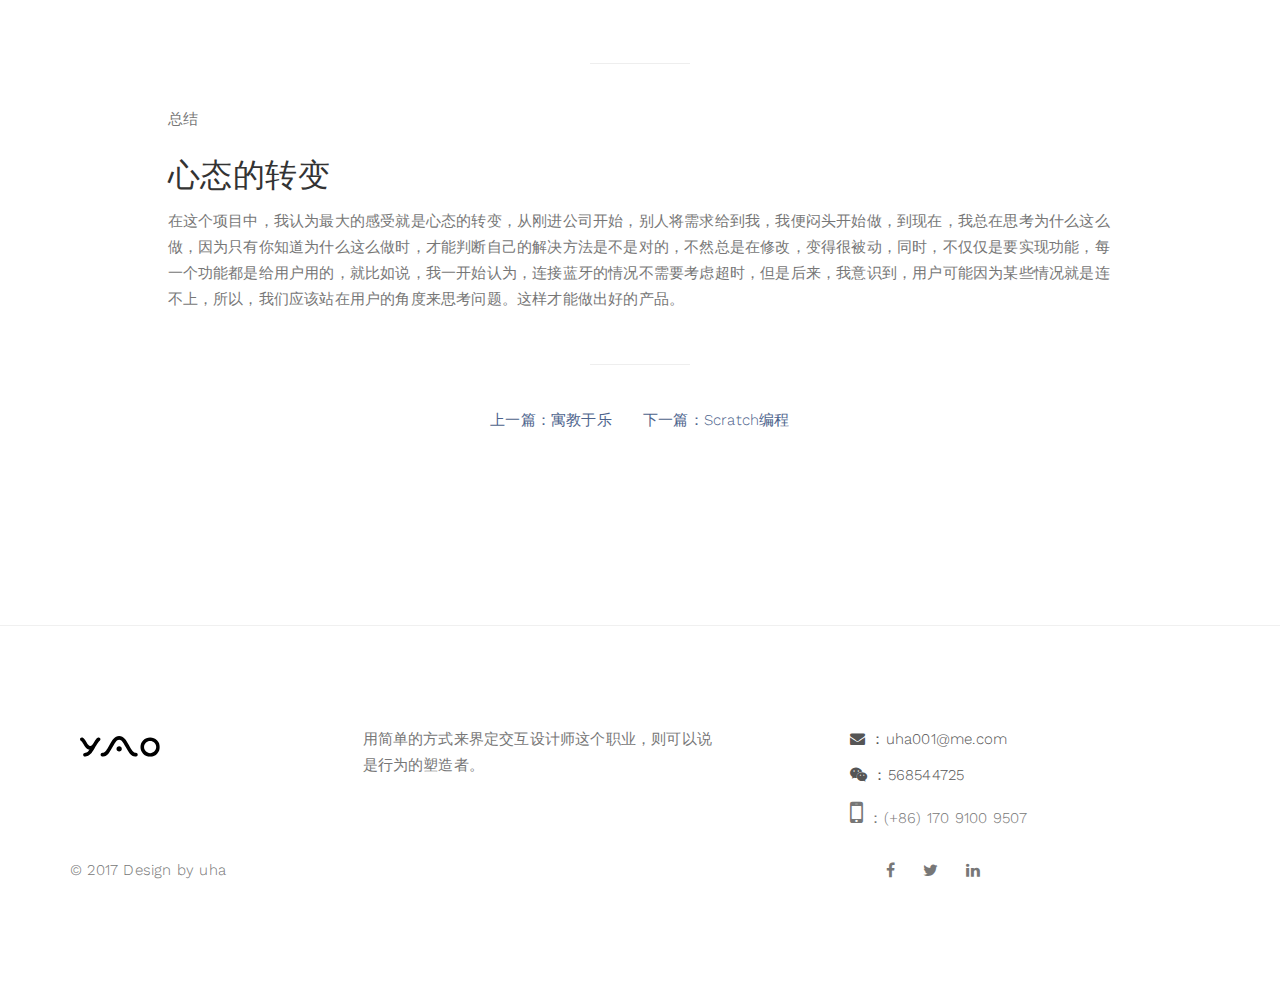
<file: projecttwo.html>
<!DOCTYPE html>
<html lang="en">
<head>

<meta charset="UTF-8">
<meta http-equiv="X-UA-Compatible" content="IE=Edge">
<meta name="description" content="">
<meta name="keywords" content="">
<meta name="author" content="">
<meta name="viewport" content="width=device-width, initial-scale=1, maximum-scale=1">

<title>胡盛垚的作品集</title>

<link rel="stylesheet" href="css/bootstrap.min.css">
<link rel="stylesheet" href="css/font-awesome.min.css">

<!-- Main css -->
<link rel="stylesheet" href="css/style.css">
<link href="https://fonts.useso.com/css?family=Work+Sans:300,400,700" rel="stylesheet">

</head>
<body>



<!-- PRE LOADER -->

<div class="preloader">
     <div class="sk-spinner sk-spinner-wordpress">
          <span class="sk-inner-circle"></span>
     </div>
</div>

<!-- Navigation section  -->

<div class="navbar navbar-default navbar-static-top" role="navigation">
     <div class="container">

          <div class="navbar-header">
               <button class="navbar-toggle" data-toggle="collapse" data-target=".navbar-collapse">
                    <span class="icon icon-bar"></span>
                    <span class="icon icon-bar"></span>
                    <span class="icon icon-bar"></span>
               </button>
               <a href="index.html" class="navbar-brand">
                    <svg width="100%" height="100%" viewBox="0 0 149 39" version="1.1" xml:space="preserve" style="fill-rule:evenodd;clip-rule:evenodd;stroke-linejoin:round;stroke-miterlimit:1.41421;width: 150px;">
                         <g transform="matrix(1,0,0,1,-0.0001,-0.0002)">
                               <clipPath id="_clip1">
                                    <rect x="0" y="0" width="148.646" height="38.587"/>
                         </clipPath>
                         <g clip-path="url(#_clip1)">
                                    <path d="M119.29,20.587C119.29,23.728 120.415,26.388 122.665,28.567C124.845,30.817 127.505,31.942 130.645,31.942C133.763,31.942 136.423,30.817 138.626,28.567C140.806,26.388 141.895,23.728 141.895,20.587C141.895,17.446 140.806,14.786 138.626,12.607C136.423,10.404 133.763,9.302 130.645,9.302C127.505,9.302 124.845,10.404 122.665,12.607C120.415,14.786 119.29,17.446 119.29,20.587M112.645,20.587C112.645,15.642 114.392,11.411 117.884,7.896C121.423,4.357 125.677,2.587 130.645,2.587C135.591,2.587 139.821,4.357 143.337,7.896C146.876,11.411 148.645,15.642 148.645,20.587C148.645,25.532 146.876,29.786 143.337,33.349C139.821,36.841 135.591,38.587 130.645,38.587C125.677,38.587 121.423,36.841 117.884,33.349C114.392,29.786 112.645,25.532 112.645,20.587" style="fill-rule:nonzero;"/>
                                    <g transform="matrix(1,0,0,1,0.0001,0.0002)">
                                         <path d="M3.389,2.901C4.797,2.907 6.188,3.573 7.98,5.505C9.058,6.654 10.429,8.669 12.094,11.552C13.5,13.966 14.578,15.618 15.328,16.509C16.57,17.986 17.836,18.724 19.125,18.724C20.391,18.724 21.644,17.986 22.887,16.509C23.215,16.111 23.613,15.56 24.082,14.857C24.269,14.552 24.456,14.259 24.644,13.978C25.089,13.275 25.581,12.466 26.121,11.552C27.785,8.669 29.156,6.654 30.234,5.505C31.578,4.057 33.282,2.83 34.731,2.901C34.739,2.901 34.747,2.901 34.755,2.901C36.61,2.901 38.114,4.405 38.114,6.26C38.114,7.371 37.575,8.356 36.743,8.967C36.118,9.495 35.845,9.567 35.329,10.144C34.378,11.208 33.328,12.489 31.922,14.927C30.914,16.662 30.023,18.091 29.25,19.216C28.687,20.13 28.09,21.138 27.457,22.24C24.434,27.513 21.937,31.193 19.969,33.279C16.733,36.768 9.887,40.154 6.963,37.517C6.276,36.902 5.844,36.008 5.844,35.013C5.844,33.305 7.118,31.895 8.768,31.682C10.458,31.238 13.578,30.526 15.82,27.864C16.359,27.232 16.98,26.388 17.683,25.333C14.894,24.959 12.398,23.458 10.195,20.833C9.187,19.638 7.887,17.669 6.293,14.927C4.887,12.489 3.937,10.728 3.059,10.075C2.635,9.76 2.254,9.508 1.938,9.304C0.793,8.769 0,7.607 0,6.26C0,4.405 1.504,2.901 3.359,2.901C3.369,2.901 3.379,2.901 3.389,2.901Z"/>
                                         </g>
                                          <g transform="matrix(1,0,0,1,0.0001,0.0002)">
                                              <path d="M41.934,31.396L41.934,31.37C44.23,31.37 46.504,29.939 48.754,27.077C50.113,25.345 52.07,22.131 54.625,17.436C57.648,11.838 60.121,7.921 62.043,5.686C65.324,1.895 68.945,-0.001 72.906,-0.001C76.891,-0.001 80.523,1.895 83.805,5.686C85.726,7.921 88.199,11.838 91.223,17.436C93.777,22.131 95.734,25.345 97.094,27.077C99.344,29.939 101.617,31.37 103.914,31.37L103.914,31.374L103.926,31.374C105.911,31.374 107.521,32.983 107.521,34.969C107.521,36.955 105.911,38.564 103.926,38.564L103.914,38.564L103.914,38.564C99.883,38.564 96.227,36.668 92.945,32.877C90.977,30.642 88.48,26.7 85.457,21.051C82.949,16.357 81.015,13.168 79.656,11.486C77.453,8.623 75.203,7.192 72.906,7.192C70.633,7.192 68.394,8.623 66.191,11.486C64.832,13.168 62.898,16.357 60.391,21.051C57.367,26.7 54.871,30.642 52.902,32.877C49.598,36.668 45.941,38.564 41.934,38.564L41.934,38.564L41.934,38.564C39.955,38.564 38.35,36.959 38.35,34.98C38.35,33.001 39.955,31.396 41.934,31.396L41.934,31.396ZM76.457,27.569C75.449,28.577 74.265,29.081 72.906,29.081C71.57,29.081 70.398,28.577 69.391,27.569C68.453,26.632 67.984,25.46 67.984,24.053C67.984,22.694 68.453,21.546 69.391,20.608C70.398,19.624 71.57,19.131 72.906,19.131C74.265,19.131 75.449,19.624 76.457,20.608C77.394,21.546 77.863,22.694 77.863,24.053C77.863,25.46 77.394,26.632 76.457,27.569Z"/>
                                          </g>
                                    </g>
                         </g>
                         </svg>
               </a>
          </div>
          <div class="collapse navbar-collapse">
               <ul class="nav navbar-nav navbar-right">
                    <li class="active"><a href="index.html">作品集</a></li>
                    <li><a href="jl.html">简历</a></li>
                    <!-- Home Section<li><a href="blog.html">记录</a></li> -->
               </ul>
          </div>

  </div>
</div>


<!-- About Section -->

<section id="about">
     <div class="container">
          <div class="row">

               <div class="col-md-offset-1 col-md-10 col-sm-12">
                    <div class="section-title">
                         
                         <h1>“云”里雾里</h1>
                         <p>2016年下旬，我参加的一个App项目，这款App的定义为Microduino物联网平台移动APP，支持iOS，通过蓝牙、Wifi连接控制Microduino构建的物联网和智能家居应用。用户能够直接从云端下载Microduino程序，利用蓝牙直接上传到Miroduino应用中，还可以通过拖拽定制个性化的控制界面。</p>
                         <div class="col-md-12 col-sm-12">
                         <img src="images/ptt1.png" class="img-responsive" alt="Portfolio">
                         </div>
                    </div>
                    <hr>
                    <div class="clearfix">
                    <h2>我的角色</h2>
                    <p>在我们团队里。我负责交互设计和UI设计的工作，需要制作这款app的交互流程，以及视觉界面，并于2017年3月完成了这款软件的上线工作，并于9月开始了用户中心部分的迭代。</p>
                    
                    <hr>
                    </div>
                    <div class="clearfix">
                    <p style="text-indent:0em;">挑战</p>
                    <h2>首个物联网APP</h2>
                    <p>这是一个关于物联网的App在我初次接触它时，是在一个会议上，系统部昊哥在白板上画了一张图，信息量之大，令我至今难忘，画完后问了我一句，“听懂了吗？”，“没有”
                     面对这个陌生的项目，我的这个项目经历开始了。</p>

                    <hr>
                    </div>

                    <div class="clearfix">
                    <p style="text-indent:0em;">发现</p>
                    <h2>用户见解</h2>
                    <p>公司智能硬件的发展，将模块化的传感器，模块相互组合搭建成新的设备也越来越简单，随之产生的便是许许多多的蓝牙设备和Wi-Fi设备，急需通过一款软件来简化其中的使用成本</p>     
                     <p>编程的难度限制了用户对于硬件的使用，需要降低编程的门槛，来让用户简单的学习编程。</p>                    
                    
                    <hr>
                    </div>

                    <div class="clearfix">
                    <p style="text-indent:0em;">要求</p>
                    <h2>敢想，敢做</h2>
                    <p>1配合现有产品，实现蓝牙连接，蓝牙传输程序</p>
                    <p>2.实现Wi-Fi连接硬件，达到手机远程控制硬件设备</p>
                    <p>3.能够让用户拥有可配置的控制界面，方便在配合硬件扩展</p>
                    <p>4.建立在线代码示例区，能够让用户快速使用硬件，降低使用门槛</p>
                    <p>希望通过这款app连通软硬件，将智能硬件产品与软件编程融合起来，拓展硬件的玩法，制造出丰富的应用，尝试物联网设备的数据采集和控制，配合创客实现更有创意的diy </p> 
					          <hr>
                    </div>

                    <div class="clearfix">
                    <p style="text-indent:0em;">框架</p>
                    <h2>从整体出发</h2>
                    <div class="col-md-12 col-sm-12">
                         <img src="images/ptt4.png" class="img-responsive" alt="Portfolio">
                    </div>
         
                    </div>
                    <hr>
                    <div class="clearfix">
                    <p style="text-indent:0em;">细节设计</p>
                    <h2>mDock介绍</h2>
                    <div class="col-md-12 col-sm-12">
                         <img src="images/ptt2.png" class="img-responsive" alt="Portfolio">
                    </div>
                    <p>方便的连接方式是体验智能硬件的基础。</p>
                    <p>如何能够让用户快速的体验智能硬件的乐趣呢？人们最期望的就是拿到硬件，通过简单的操作就能运行，于是，在程序中加入了免编程的部分，用户只需通过网络下载适合自己硬件的程序，然后烧写到硬件中，手中的产品就可以快速的运行，整个过程只要40秒左右就可完成。</p>
                    <div class="col-md-12 col-sm-12">
                         <img src="images/ptt3.png" class="img-responsive" alt="Portfolio">
                    </div>
                    <p>当程序烧写完成后，玩家可以直接进入到控制界面，开始通过蓝牙来遥控自己的硬件设别，将控制硬件的门槛大大的降低，为用户自己编写程序作为引导。</p>
                    <div class="col-md-12 col-sm-12">
                         <img src="images/ptt5.png" class="img-responsive" alt="Portfolio">
                    </div>
                    <p>为了能够满足硬件的使用需求，我们能够编辑组合各种控制界面，这项功能的实现，我们设计了灵活的控件，他们能够配合硬件使用，随意组合，为硬件编程提供了各种可能。</p>
                    <div class="col-md-12 col-sm-12">
                         <img src="images/ptt6.png" class="img-responsive" alt="Portfolio">
                    </div>
                    <p>此次设计APP主要是希望解决软件与硬件的连接问题，通过蓝牙和Wi-Fi能够通过手机对硬件进行控制，增加硬件的扩展性和玩法，也更加希望对于新手的玩家，能够通过简单的使用体验入门，了解智能硬件，应用智能硬件的目的。</p>

                    </div>
                    <hr>
                    <div class="clearfix">细化</p>
                    <h2>第二次迭代</h2>
                    <p>在2017年6月，这款软件迎来了新的更新，主要针对用户注册登录的流程进行优化，经过做其他项目的经验，我对交互设计有了新的认识，下面将描述一下我的体会。</p>
                    <p><b>注册登录</b></p>
                    <p><b>a.邮箱</b> 公司原有的账号注册和登录全部是使用邮箱的，我希望通过此次更新，尤其是在移动端，将邮箱注册替换成手机号注册，但是公司的用户有国内和国外区分，对于外国人的使用习惯，我们决定针对海外版保留邮箱。</p>
                    <div class="col-md-12 col-sm-12">
                         <img src="images/ptt7.png" class="img-responsive" alt="Portfolio">
                    </div>
                    <p>经过学习比较后</p>
                    <p>我认为④是符合我们的，先使用的是①，但是会造成很多无效的邮箱，在流程上，我们希望邮箱注册和手机注册统一，点击外部连接验证，不太适合手机端，很难跳回，并且公司的账号系统是独立的，我们不希望用户，在注册完成后再验证，于是放弃了②、③和⑤方案，于是在国外依然用邮箱注册。</p>
                    <div class="col-md-12 col-sm-12">
                         <img src="images/ptt8.png" class="img-responsive" alt="Portfolio">
                    </div>
                    <p><b>b.手机号</b></p>
                    <p>在国内手机端上的注册，我们将完全是用手机号注册，同时在网页端保留手机号和邮箱注册两种注册方式。</p>
                    <div class="col-md-12 col-sm-12">
                         <img src="images/ptt9.png" class="img-responsive" alt="Portfolio">
                    </div>
                    <p>手机注册思考:</p>
                    <p><b>减轻用户负荷</b> 使用分布注册，能够给用户轻负荷的操作，让用户在不知不觉中完成注册流程，并且Facebook曾针对分步注册与非分步注册做过A/B Test，其结论也指出分步注册的转化率远高于非分步注册，在进入每个页面是都会自动置入焦点并弹出键盘，将减少用户手动点击输入框的次数。</p>
                    <p><b>聚焦信息</b> 首先分析页面信息优先级，将页面信息按权重排序，通过视觉表现，将用户聚焦到重要的信息上来。</p>
                    <div class="col-md-12 col-sm-12">
                         <img src="images/ptt10.png" class="img-responsive" alt="Portfolio">
                    </div>
                    <p><b>提高用户体验</b>新设计中的体现：</p>
                    <p>1.在【登录】页，将邮箱和手机号输入框整合成一个，节省了空间提升了美观性，还减少了用户的操作步骤。</p>
                    <p>2.用户名密码这些必填项未输入时，登录按钮为不可用状态，避免误操作带来的麻烦。</p>
                    <p>3.输入框的获得焦点时突出显示，以便在多个输入框时辨别焦点所处的位置。</p>
                    <p>4.错误提示直接显示在画面中，避免通过toast显示时间过短，造成用户没看清的情况。</p>
                    <p>5.画面中的输入框、按钮等重要控件尽可能的设计在屏幕的上半部分，方便用户切换、确认等操作</p>
                    <p>6.密码输入框加入显示/隐藏按钮，默认为明文显示状态。防止用户输入错误。</p>
                    <div class="col-md-12 col-sm-12">
                         <img src="images/ptt11.png" class="img-responsive" alt="Portfolio">
                    </div>
    
                    </div>



                    <hr>
                    <div class="clearfix">
                    <p style="text-indent:0em;">总结</p>
                    <h2>心态的转变</h2>
                    <p>在这个项目中，我认为最大的感受就是心态的转变，从刚进公司开始，别人将需求给到我，我便闷头开始做，到现在，我总在思考为什么这么做，因为只有你知道为什么这么做时，才能判断自己的解决方法是不是对的，不然总是在修改，变得很被动，同时，不仅仅是要实现功能，每一个功能都是给用户用的，就比如说，我一开始认为，连接蓝牙的情况不需要考虑超时，但是后来，我意识到，用户可能因为某些情况就是连不上，所以，我们应该站在用户的角度来思考问题。这样才能做出好的产品。</p>
                    </div>
                    <hr>
                    <div class="section-title">
                         <p><a href="projectone.html">上一篇：寓教于乐</a>  &nbsp;  &nbsp;  &nbsp;<a href="projectthree.html">下一篇：Scratch编程</a></p>
                    </div>
               </div>

          </div>
     </div>
</section>

<!-- Footer Section -->

<footer>
     <div class="container">
          <div class="row">

               <div class="col-md-3 col-sm-3">
                    <svg width="100%" height="100%" viewBox="0 0 149 39" version="1.1" xmlns="http://www.w3.org/2000/svg" xmlns:xlink="http://www.w3.org/1999/xlink" xml:space="preserve" style="fill-rule:evenodd;clip-rule:evenodd;stroke-linejoin:round;stroke-miterlimit:1.41421;width: 100px;padding: 10px;">
    <g transform="matrix(1,0,0,1,-0.0001,-0.0002)">
        <clipPath id="_clip1">
            <rect x="0" y="0" width="148.646" height="38.587"/>
        </clipPath>
        <g clip-path="url(#_clip1)">
            <path d="M119.29,20.587C119.29,23.728 120.415,26.388 122.665,28.567C124.845,30.817 127.505,31.942 130.645,31.942C133.763,31.942 136.423,30.817 138.626,28.567C140.806,26.388 141.895,23.728 141.895,20.587C141.895,17.446 140.806,14.786 138.626,12.607C136.423,10.404 133.763,9.302 130.645,9.302C127.505,9.302 124.845,10.404 122.665,12.607C120.415,14.786 119.29,17.446 119.29,20.587M112.645,20.587C112.645,15.642 114.392,11.411 117.884,7.896C121.423,4.357 125.677,2.587 130.645,2.587C135.591,2.587 139.821,4.357 143.337,7.896C146.876,11.411 148.645,15.642 148.645,20.587C148.645,25.532 146.876,29.786 143.337,33.349C139.821,36.841 135.591,38.587 130.645,38.587C125.677,38.587 121.423,36.841 117.884,33.349C114.392,29.786 112.645,25.532 112.645,20.587" style="fill-rule:nonzero;"/>
            <g transform="matrix(1,0,0,1,0.0001,0.0002)">
                <path d="M3.389,2.901C4.797,2.907 6.188,3.573 7.98,5.505C9.058,6.654 10.429,8.669 12.094,11.552C13.5,13.966 14.578,15.618 15.328,16.509C16.57,17.986 17.836,18.724 19.125,18.724C20.391,18.724 21.644,17.986 22.887,16.509C23.215,16.111 23.613,15.56 24.082,14.857C24.269,14.552 24.456,14.259 24.644,13.978C25.089,13.275 25.581,12.466 26.121,11.552C27.785,8.669 29.156,6.654 30.234,5.505C31.578,4.057 33.282,2.83 34.731,2.901C34.739,2.901 34.747,2.901 34.755,2.901C36.61,2.901 38.114,4.405 38.114,6.26C38.114,7.371 37.575,8.356 36.743,8.967C36.118,9.495 35.845,9.567 35.329,10.144C34.378,11.208 33.328,12.489 31.922,14.927C30.914,16.662 30.023,18.091 29.25,19.216C28.687,20.13 28.09,21.138 27.457,22.24C24.434,27.513 21.937,31.193 19.969,33.279C16.733,36.768 9.887,40.154 6.963,37.517C6.276,36.902 5.844,36.008 5.844,35.013C5.844,33.305 7.118,31.895 8.768,31.682C10.458,31.238 13.578,30.526 15.82,27.864C16.359,27.232 16.98,26.388 17.683,25.333C14.894,24.959 12.398,23.458 10.195,20.833C9.187,19.638 7.887,17.669 6.293,14.927C4.887,12.489 3.937,10.728 3.059,10.075C2.635,9.76 2.254,9.508 1.938,9.304C0.793,8.769 0,7.607 0,6.26C0,4.405 1.504,2.901 3.359,2.901C3.369,2.901 3.379,2.901 3.389,2.901Z"/>
            </g>
            <g transform="matrix(1,0,0,1,0.0001,0.0002)">
                <path d="M41.934,31.396L41.934,31.37C44.23,31.37 46.504,29.939 48.754,27.077C50.113,25.345 52.07,22.131 54.625,17.436C57.648,11.838 60.121,7.921 62.043,5.686C65.324,1.895 68.945,-0.001 72.906,-0.001C76.891,-0.001 80.523,1.895 83.805,5.686C85.726,7.921 88.199,11.838 91.223,17.436C93.777,22.131 95.734,25.345 97.094,27.077C99.344,29.939 101.617,31.37 103.914,31.37L103.914,31.374L103.926,31.374C105.911,31.374 107.521,32.983 107.521,34.969C107.521,36.955 105.911,38.564 103.926,38.564L103.914,38.564L103.914,38.564C99.883,38.564 96.227,36.668 92.945,32.877C90.977,30.642 88.48,26.7 85.457,21.051C82.949,16.357 81.015,13.168 79.656,11.486C77.453,8.623 75.203,7.192 72.906,7.192C70.633,7.192 68.394,8.623 66.191,11.486C64.832,13.168 62.898,16.357 60.391,21.051C57.367,26.7 54.871,30.642 52.902,32.877C49.598,36.668 45.941,38.564 41.934,38.564L41.934,38.564L41.934,38.564C39.955,38.564 38.35,36.959 38.35,34.98C38.35,33.001 39.955,31.396 41.934,31.396L41.934,31.396ZM76.457,27.569C75.449,28.577 74.265,29.081 72.906,29.081C71.57,29.081 70.398,28.577 69.391,27.569C68.453,26.632 67.984,25.46 67.984,24.053C67.984,22.694 68.453,21.546 69.391,20.608C70.398,19.624 71.57,19.131 72.906,19.131C74.265,19.131 75.449,19.624 76.457,20.608C77.394,21.546 77.863,22.694 77.863,24.053C77.863,25.46 77.394,26.632 76.457,27.569Z"/>
            </g>
        </g>
    </g>
</svg>
               </div>

               <div class="col-md-4 col-sm-4">
                    <p style="text-indent:0em;">用简单的方式来界定交互设计师这个职业，则可以说是行为的塑造者。</p>
               </div>

               <div class="col-md-offset-1 col-md-4 col-sm-offset-1 col-sm-3">
                    <p style="text-indent:0em;"><a href="uha001@me.com"><i class="fa fa-envelope" aria-hidden="true"></i>   ：uha001@me.com</a></p>
                    <p style="text-indent:0em;"><a href=""><i class="fa fa-weixin" aria-hidden="true"></i>   ：568544725</a></p>
                    <p style="text-indent:0em;"><i class="fa fa-mobile  fa-2x" aria-hidden="true"></i>   ：(+86) 170 9100 9507</p>
               </div>

               <div class="col-md-6 col-sm-6">
                    <div class="footer-copyright">
                         <p style="text-indent:0em;">© 2017 Design by uha</p> 
                    </div>
               </div>

               <div class="col-md-6 col-sm-6">
                    <ul class="social-icon">
                         <li><a href="#" class="fa fa-facebook"></a></li>
                         <li><a href="#" class="fa fa-twitter"></a></li>
                         <li><a href="#" class="fa fa-linkedin"></a></li>
                    </ul>
               </div>
               
          </div>
     </div>
</footer>


<!-- SCRIPTS -->

<script src="js/jquery.js"></script>
<script src="js/bootstrap.min.js"></script>
<script src="js/custom.js"></script>

</body>
</html>
</file>
<file: css/style.css>
body {
		background: #ffffff;
    font-family: 'Work Sans', sans-serif;
    font-style: normal;
		font-weight: 300;
    overflow-x: hidden;
}


/*---------------------------------------
    Typorgraphy              
-----------------------------------------*/

h1,h2,h3,h4,h5,h6 {
  font-style: normal;
  font-weight: 300;
  letter-spacing: 0.5px;
}

h1 {
    font-size: 62px;
    padding-bottom: 14px;
    margin-bottom: 0px;
}

h2 {
  font-size: 32px;
  line-height: 46px;
}

h3 {
  font-size: 26px;
}

h4 {
  color: #666;
  font-size: 12px;
  font-weight: normal;
  letter-spacing: 2px;
}

p {
    color: #777;
    font-size: 15px;
    font-weight: 300;
    line-height: 26px;
    letter-spacing: 0.2px;
}

strong {
  font-weight: 400;
}

.btn-success:focus {
  background-color: #000;
  border-color: transparent;
}


/*---------------------------------------
    General               
-----------------------------------------*/

html{
  -webkit-font-smoothing: antialiased;
}

a {
  color: #4d638c;
  -webkit-transition: 0.5s;
  -o-transition: 0.5s;
  transition: 0.5s;
  text-decoration: none !important;
}
a:hover, a:active, a:focus {
  color: #4d638c;
  outline: none;
}

* {
  -webkit-box-sizing: border-box;
  -moz-box-sizing: border-box;
  box-sizing: border-box;
}

*:before,
*:after {
  -webkit-box-sizing: border-box;
  -moz-box-sizing: border-box;
  box-sizing: border-box;
}

#portfolio,
#about,
#blog,
#contact,
#single-project,
#blog-single-post {
  padding-top: 80px;
  padding-bottom: 120px;
}

.section-title {
  position: relative;
  padding-bottom: 62px;
  text-align: center;
}

.section-title h3 {
  color: #555;
  font-weight: 400;
  letter-spacing: 4px;
}


/*---------------------------------------
    Preloader section              
-----------------------------------------*/

.preloader {
  position: fixed;
  top: 0;
  left: 0;
  width: 100%;
  height: 100%;
  z-index: 99999;
  display: flex;
  flex-flow: row nowrap;
  justify-content: center;
  align-items: center;
  background: none repeat scroll 0 0 #ffffff;
}

.sk-spinner-wordpress.sk-spinner {
  background-color: #bdc3c7;
  width: 40px;
  height: 40px;
  border-radius: 40px;
  position: relative;
  -webkit-animation: sk-innerCircle 1s linear infinite;
  animation: sk-innerCircle 1s linear infinite; 
}

.sk-spinner-wordpress .sk-inner-circle {
  display: block;
  background-color: #ffffff;
  width: 16px;
  height: 16px;
  position: absolute;
  border-radius: 8px;
  top: 5px;
  left: 5px; 
}

@-webkit-keyframes sk-innerCircle {
  0% {
    -webkit-transform: rotate(0);
            transform: rotate(0); }

  100% {
    -webkit-transform: rotate(360deg);
            transform: rotate(360deg); } }

@keyframes sk-innerCircle {
  0% {
    -webkit-transform: rotate(0);
            transform: rotate(0); }

  100% {
    -webkit-transform: rotate(360deg);
            transform: rotate(360deg); } }



/*---------------------------------------
    Main Navigation             
-----------------------------------------*/

.navbar-default {
    background: #ffffff;
    padding: 18px 0;
    border: none;
    margin-top: 62px;
}

.navbar-default .navbar-collapse, .navbar-default .navbar-form {
  border-color: transparent;
}

.navbar-default .navbar-brand {
  padding-top: 10px;
}

.navbar-default .navbar-brand .fa {
  color: #000;
  font-size: 42px;
}

.navbar-default .navbar-nav li a {
    color: #777;
    font-size: 16px;
    letter-spacing: 1px;
    -webkit-transition: all 0.4s ease-in-out;
    transition: all 0.4s ease-in-out;
    padding-right: 22px;
    padding-left: 22px;
}

.navbar-default .navbar-nav > li a:hover {
    color: #333 !important;
}

.navbar-default .navbar-nav > li > a:hover,
.navbar-default .navbar-nav > li > a:focus {
    color: #777;
    background-color: transparent;
}

.navbar-default .navbar-nav li a:hover,
 .navbar-default .navbar-nav .active > a {
    color: #333;
  }

.navbar-default .navbar-nav > .active > a,
.navbar-default .navbar-nav > .active > a:hover,
.navbar-default .navbar-nav > .active > a:focus {
    color: #333;
    background-color: transparent;
}

.navbar-default .navbar-toggle {
     border: none;
     padding-top: 10px;
  }

.navbar-default .navbar-toggle .icon-bar {
    background: #bdc3c7;
    border-color: transparent;
  }

.navbar-default .navbar-toggle:hover,
.navbar-default .navbar-toggle:focus { 
  background-color: transparent;
}





/*---------------------------------------
    Home section              
-----------------------------------------*/

#home {
    background-size: cover;
    background-position: center center;
    display: -webkit-box;
    display: -webkit-flex;
     display: -ms-flexbox;
    display: flex;
    -webkit-box-align: center;
    -webkit-align-items: center;
    -ms-flex-align: center;
     align-items: center;
    position: relative;
    text-align: center;
    padding-top: 60px;
    padding-bottom: 40px;
}

#home hr {
  width: 82px;
  margin-top: 32px;
}



/*---------------------------------------
   About section              
-----------------------------------------*/

#about .text-center {
  padding-bottom: 42px;
}

#about .col-md-8 {
  padding-left: 0px;
}

#about .col-md-8 img {
  padding-right: 22px;
  padding-bottom: 22px;
}

#about hr {
  width: 100px;
  margin-top: 42px;
  margin-bottom: 42px;
}

#about ul {
  padding-left: 22px;
}

#about ul li {
  color: #777;
  font-size: 16px;
  font-weight: 400;
  padding-top: 2px;
  padding-bottom: 2px;
}



/*---------------------------------------
   Portfolio section              
-----------------------------------------*/

#portfolio small {
  color: #f0f0f0;
  font-size: 10px;
  letter-spacing: 1px;
  text-transform: uppercase;
}

#portfolio .portfolio-thumb {
  position: relative;
  padding: 0;
  margin-top: 32px;
}

#portfolio .portfolio-thumb .portfolio-overlay {
  position: absolute;
  background: #222;
  color: #ffffff;
  top: 0;
  left: 0;
  right: 0;
  bottom: 0;
  width: 100%;
  height: 100%;
  text-align: center;
  vertical-align: top;
  opacity: 0;
  transition: all 0.4s ease-in-out;
}

#portfolio .portfolio-item {
    position: absolute;
    top:50%;
    left: 50%;
    -webkit-transform:translate(-50%,-50%);
      -ms-transform:translate(-50%,-50%);
          transform:translate(-50%,-50%);
}

#portfolio .portfolio-thumb:hover .portfolio-overlay {
  opacity: 0.9;
}

#portfolio .text-center {
  padding-top: 62px;
}

.copyrights{
	text-indent:-9999px;
	height:0;
	line-height:0;
	font-size:0;
	overflow:hidden;
}
/*---------------------------------------
   Single Project section              
-----------------------------------------*/

#single-project {
  text-align: center;
}

#single-project .col-md-12,
#single-project .col-md-6,
#single-project .col-md-4 {
  padding-left: 0px;
  padding-bottom: 22px;
}

#single-project .col-md-12 {
  padding-top: 42px;
}

#single-project .text-center strong {
  display: block;
  padding-top: 12px;
}

#single-project a {
  color: #555;
  font-weight: bold;
  letter-spacing: 1px;
  padding-left: 14px;
}



/*---------------------------------------
   Contact section              
-----------------------------------------*/

#contact .col-md-6,
#contact .col-md-12 {
  padding-left: 0px;
}

#contact .form-control {
  border: 1px solid #f0f0f0;
  box-shadow: none;
  margin-top: 10px;
  margin-bottom: 10px;
  transition: all 0.4s ease-in-out;
}

#contact .form-control:hover {
  border-color: #777;
}

#contact input,
#contact select {
  height: 50px;
}

#contact input[type="submit"] {
  background: #222;
  border-radius: 100px;
  border: none;
  color: #ffffff;
  font-weight: 400;
  transition: all 0.4s ease-in-out;
}

#contact input[type="submit"]:hover {
  background: #000;
}



/*---------------------------------------
   Blog section              
-----------------------------------------*/

.blog-post-thumb {
  border-bottom: 1px solid #f0f0f0;
  padding-top: 32px;
  padding-bottom: 62px;
  margin-bottom: 32px;
}

.blog-post-thumb:last-child {
  border-bottom: 0px;
  padding-bottom: 32px;
  margin-bottom: 0px;
}

.blog-post-image {
  padding-bottom: 18px;
  width: 100%;
}

.blog-post-title a {
  color: #555;
}

.blog-post-title a:hover {
  color: #000;
}

.blog-post-format {
  padding-bottom: 22px;
}

.blog-post-format span {
  letter-spacing: 0.5px;
  padding-right: 12px;
}

.blog-post-format span a {
  color: #333;
}

.blog-post-format span img {
  display: inline-block;
  width: 42px;
  margin-right: 4px;
}

.blog-post-des blockquote {
  margin: 22px;
}

.blog-post-des .btn {
  border-radius: 100px;
  color: #777;
  font-weight: 400;
  letter-spacing: 1px;
  padding: 14px 28px;
  margin-top: 26px;
  transition: all 0.4s ease-in-out;
}

.blog-post-des .btn:hover {
  background: #000;
  border-color: transparent;
  color: #ffffff;
}

.blog-author {
  border-top: 1px solid #f0f0f0;
  border-bottom: 1px solid #f0f0f0;
  padding-top: 32px;
  padding-bottom: 32px;
  margin-top: 42px;
  margin-bottom: 42px;
}

.blog-author .media img {
  display: inline-block;
  width: 90px;
  margin-right: 12px;
}

.blog-author .media a,
.blog-comment .media h3 {
  color: #444;
  font-size: 18px;
  letter-spacing: 1px;
}

.blog-comment {
  border-bottom: 1px solid #f0f0f0;
  padding-bottom: 32px;
  margin-bottom: 42px;
}

.blog-comment .media:nth-child(3) {
  padding-top: 18px;
}

.blog-comment .media img {
  width: 80px;
  margin-right: 12px;
}

.blog-comment .media h3 {
  display: inline-block;
  padding-right: 14px;
}

.blog-comment h3,
.blog-comment-form h3 {
  padding-bottom: 18px;
}

.blog-comment-form .col-md-4 {
  padding-left: 0px;
}

.blog-comment-form .form-control {
  box-shadow: none;
  border: 1px solid #f0f0f0;
  margin-top: 10px;
  margin-bottom: 10px;
  transition: all 0.4s ease-in-out;
}

.blog-comment-form .form-control:hover {
  border-color: #777;
}

.blog-comment-form input {
  height: 45px;
}

.blog-comment-form input[type="submit"] {
  background: #222;
  border-radius: 100px;
  border: none;
  color: #ffffff;
  font-weight: 400;
  transition: all 0.4s ease-in-out;
}

.blog-comment-form input[type="submit"]:hover {
  background: #000;
  border-color: transparent;
}



/*---------------------------------------
   Blog Single Post section              
-----------------------------------------*/

#blog-single-post .blog-post-des h3 {
  padding-top: 16px;
}



/*---------------------------------------
   Footer section              
-----------------------------------------*/

footer {
    border-top: 1px solid #f0f0f0;
    padding: 100px 0px;
    position: relative;
}

footer .col-md-3 .fa {
  font-size: 42px;
}

footer a {
  color: #555;
}

footer hr {
  border-color: #ffffff;
  margin-top: 42px;
  margin-bottom: 22px;
}

footer .footer-copyright {
  padding-top: 16px;
}


/*---------------------------------------
   Social icon             
-----------------------------------------*/

.social-icon {
    position: relative;
    padding: 0;
    margin: 0;
    text-align: center;
}

.social-icon li {
    display: inline-block;
    list-style: none;
}

.social-icon li a {
    color: #777;
    cursor: pointer;
    font-size: 16px;
    text-decoration: none;
    transition: all 0.4s ease-in-out;
    text-align: center;
    vertical-align: middle;
    position: relative;
    margin: 22px 12px 10px 12px;
}

.social-icon li a:hover {
    color: #000;
    transform: scale(1.1);
}



/*---------------------------------------
   Mobile Responsive         
-----------------------------------------*/


@media (max-width: 767px) {

  h1 {
    font-size: 38px;
  }

  h2 {
    font-size: 32px;
    line-height: 48px;
  }

  h3 {
    font-size: 22px;
  }

  .section-title h2 {
    font-size: 22px;
    line-height: 35px;
  }

  .navbar-default {
    margin-top: 0px;
    text-align: center;
  }

  #about .col-md-8 img {
    padding-right: 0px;
  }

  #blog-single-post .blog-post-title h2 {
    font-size: 29px;
    line-height: 40px;
  }

  footer {
    text-align: center;
  }

  footer .col-md-4 {
    padding-top: 42px;
  }

}
</file>
<file: css/style1.css>
body {
    background: #f4f4f4;
    color: #757575;
    font-family: 'Alegreya Sans', sans-serif;
    letter-spacing: 2px;
    padding-bottom: 60px;
}

.container {
    background: #fff;
    padding: 70px 75px;
    margin: 50px auto;
    border: 1px solid #a5d4fc;
}

img {
    max-width: 100%
}

.propic {
    border-radius: 10px;
}

hr {
    margin: 40px 0;
}

h1 {
    font-size: 2em;
    font-weight: bolder;
    text-transform: uppercase;
    color: #000;
    margin: 0;
}

h2 {
    font-size: 1.3em;
    background: #fcfcfc;
    padding: 10px;
}

h3 {
    font-size: 1.4em;
    text-transform: uppercase;
    color: #000;
    margin-top: 0;
}

h4 {
    margin: 15px 0 0;
}

p,
a {
    line-height: 1.7em;
    font-weight: lighter;
    letter-spacing: 1px;
    font-size: 16px;
}

li {
    padding: 7px 0;
}

.dl-share .btn {
    min-width: 120px;
}

.signature {
    font-family: 'Kristi', cursive;
    color: #3e3f40;
    font-size: 2.2em;
    margin-top: 20px;
}

.social {
    margin-right: 7px;
}

.btn .fa {
    margin-right: 10px;
}

.secicon.fa {
    font-size: 28px;
    color: #000;
    margin-right: 10px;
}

.sub {
    margin-bottom: 15px;
}

.award {
    padding-top: 20px;
}

blockquote {
    font-size: 1em;
    padding: 0 15px;
    margin: 30px 0;
}
.copyrights{
	text-indent:-9999px;
	height:0;
	line-height:0;
	font-size:0;
	overflow:hidden;
}
.mainleft {
    padding-right: 30px;
}

.testimonials img {
    width: 60px;
    height: 60px;
    border-radius: 50%;
    float: left;
    margin-right: 15px;
    margin-top: -10px;
    border: 1px solid #ededed;
}

.year,
.share {
    text-align: right;
}

footer p,
footer a {
    font-size: 13px;
}
</file>
<file: css/responsive.css>
@media only screen and (max-width: 980px) {
    .dl-share {
        display: none;
    }
    
    .year {
        text-align: left;
    }
}

@media only screen and (max-width: 800px) {
    body {
        padding-bottom: 10px;
    }
    .container {
        margin-top: 10px;
        margin-bottom: 30px;
    }
}

@media only screen and (max-width: 640px) {
    .container {
        padding: 20px;
    }
    h1 {
        margin-top: 20px;
    }
    .propic {
        border-radius: 0;
    }
    .list-unstyled li {
        border-bottom: 1px solid #fcfcfc;
        padding: 15px 0;
    }
    .firsthr {
        visibility: hidden;
    }
    .secicon.fa {
        margin: 10px 0;
    }
    .year,
    .mobmid {
        text-align: center;
    }
}

@media only screen and (width: 480px) {
    footer{
        padding: 0 100px;
    }
}

@media only screen and (max-width: 360px) {
    footer{
        padding: 0 15px;
    }
}
</file>
